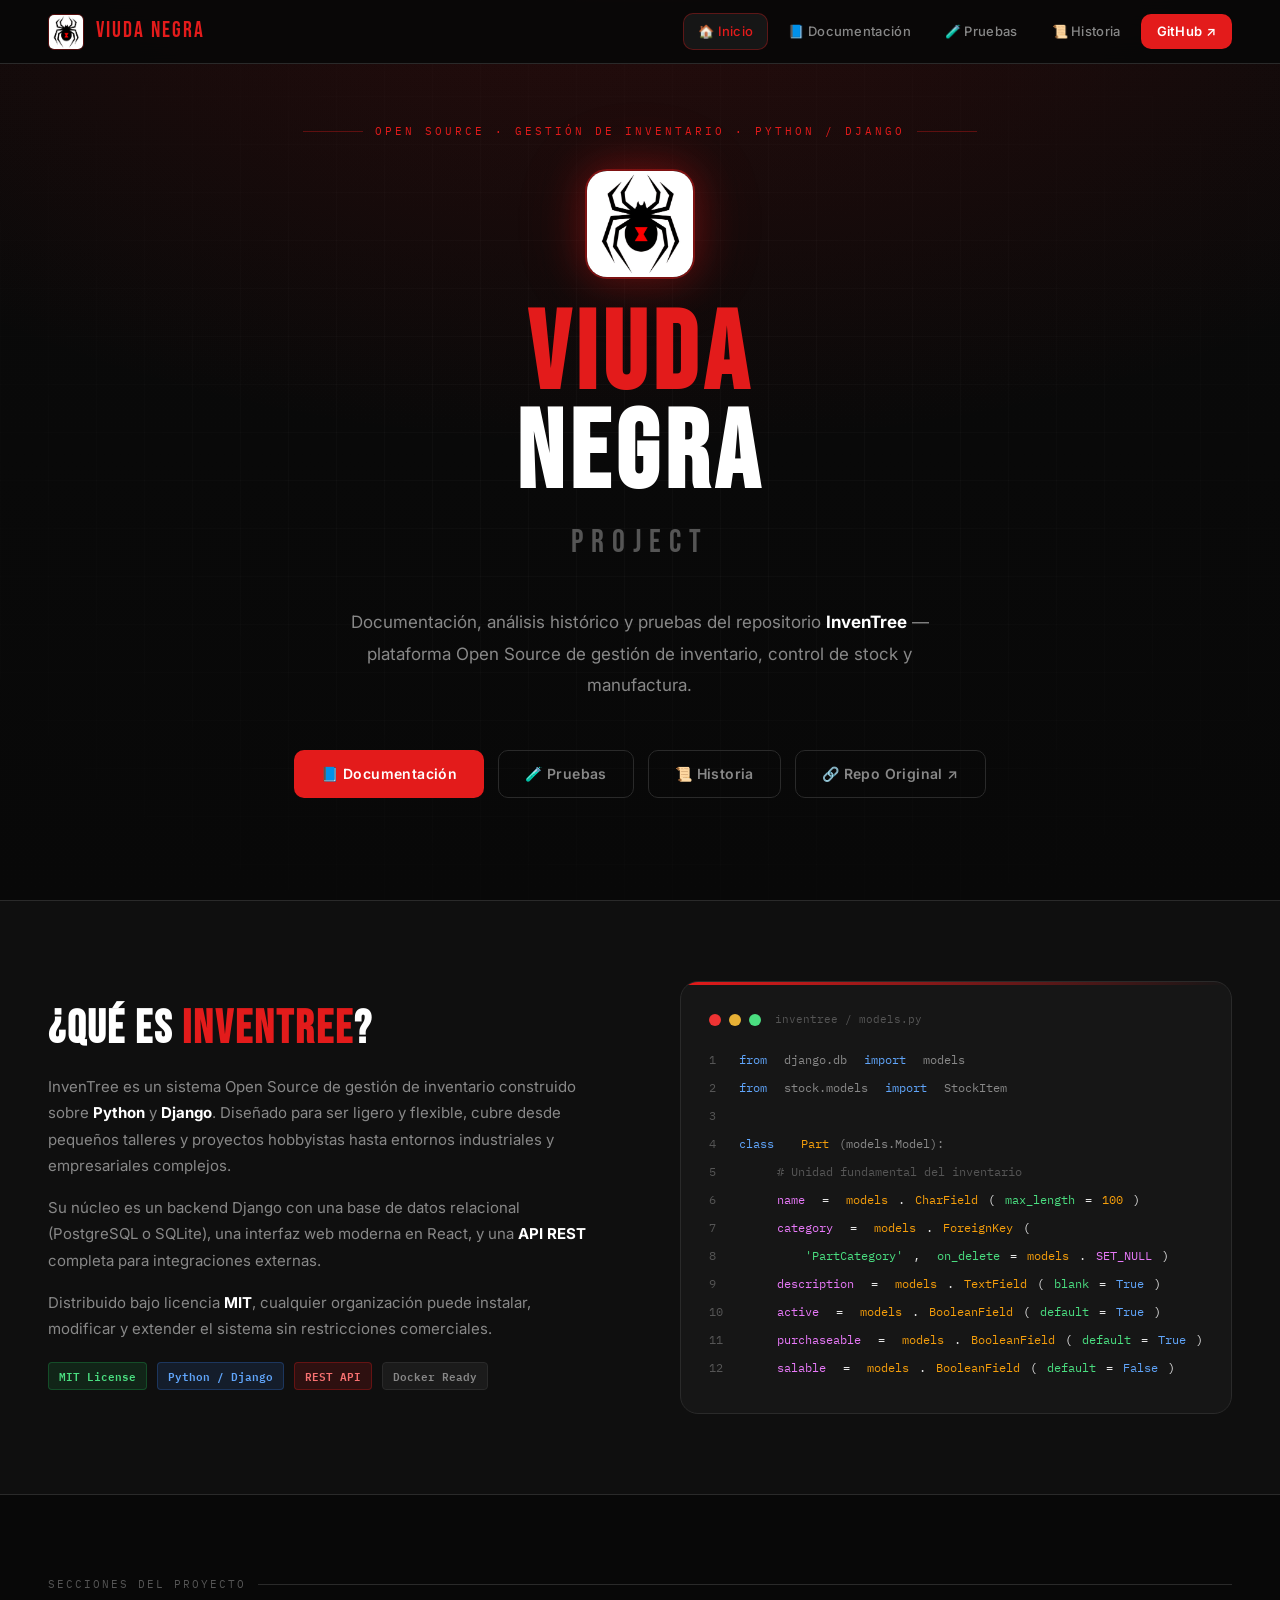
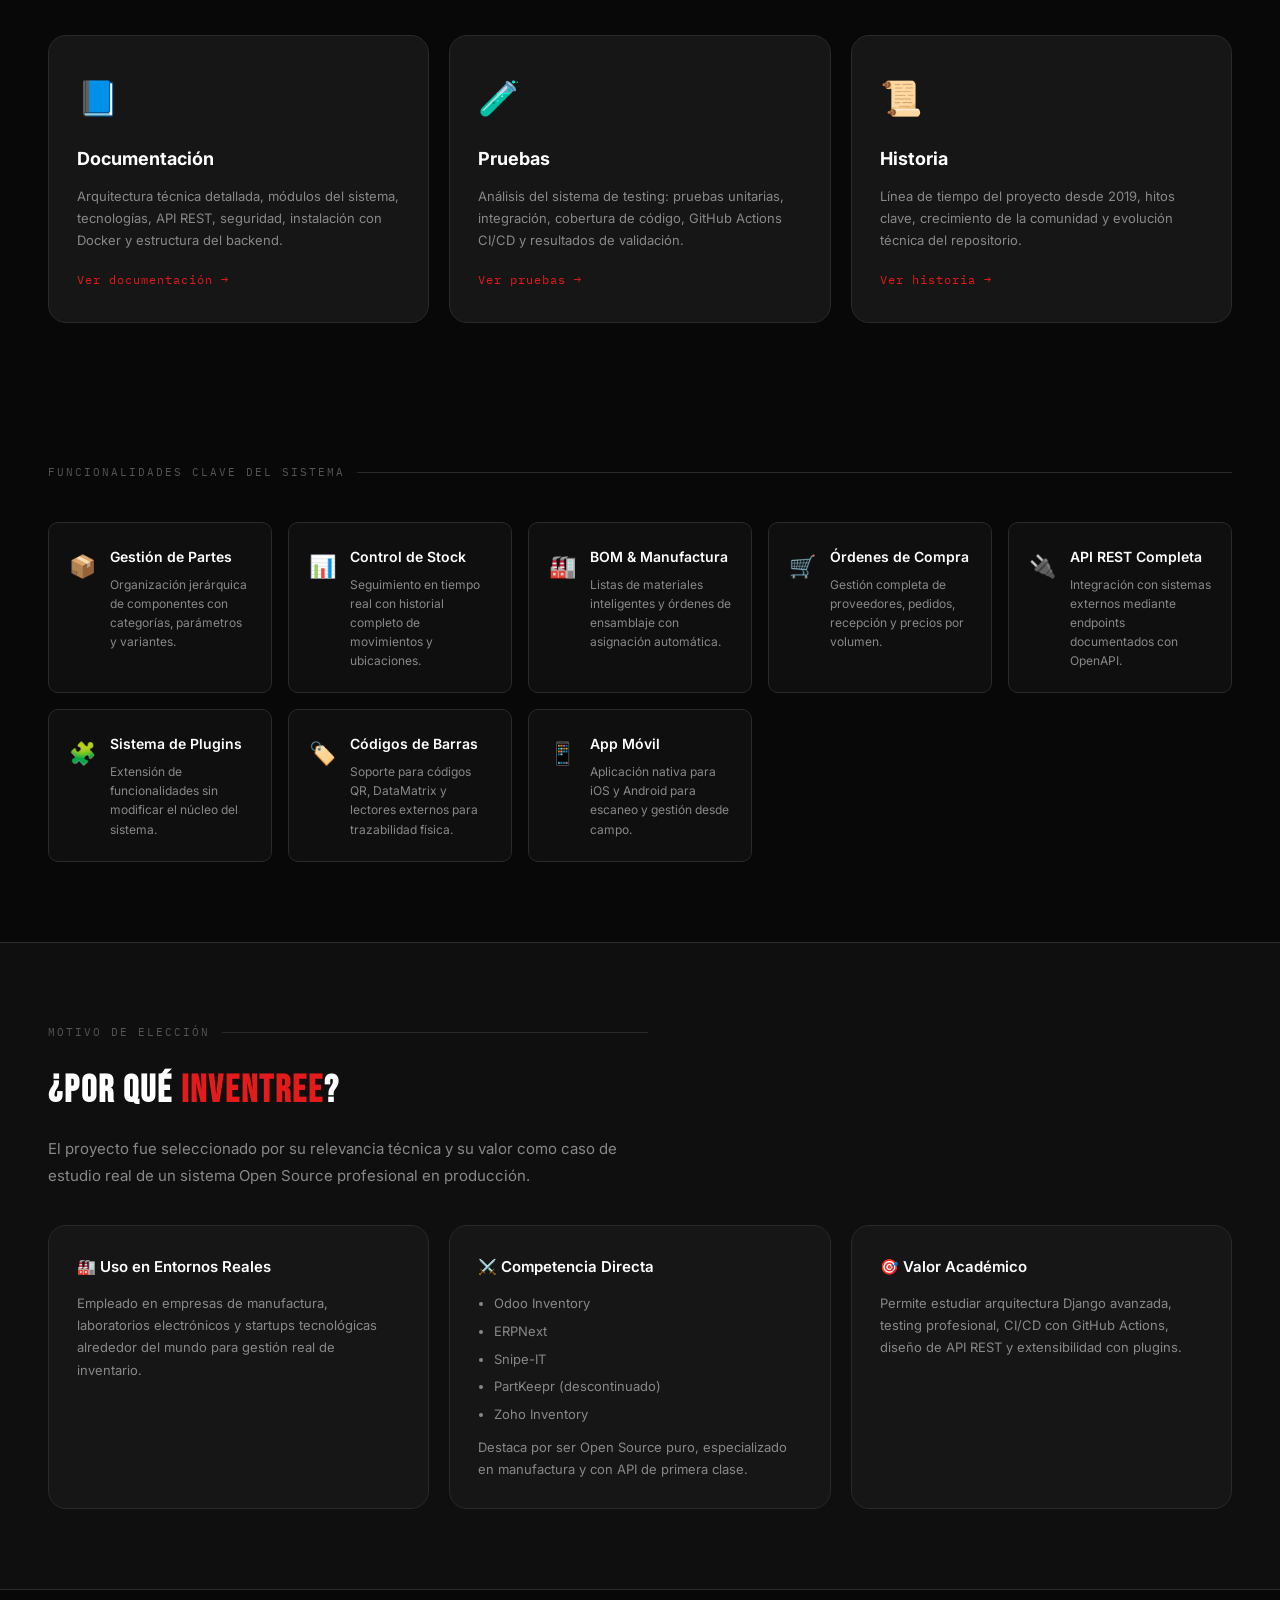
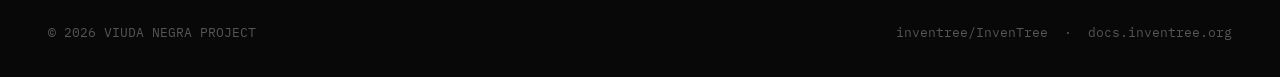
<file: index.html>
<!DOCTYPE html>
<html lang="es">
<head>
  <meta charset="UTF-8">
  <meta name="viewport" content="width=device-width, initial-scale=1.0">
  <title>VIUDA NEGRA PROJECT — InvenTree</title>
  <link rel="stylesheet" href="style.css">
  <style>
    /* ── Hero section ─────────────────────────────── */
    .hero-section {
      min-height: 100vh;
      display: flex;
      align-items: center;
      justify-content: center;
      padding: 100px 48px 80px;
      position: relative;
      overflow: hidden;
      background:
        radial-gradient(ellipse 80% 60% at 50% -10%, rgba(227,27,27,0.15), transparent),
        linear-gradient(180deg, #0a0a0a 0%, #080808 100%);
    }

    .hero-grid {
      position: absolute;
      inset: 0;
      background-image:
        linear-gradient(rgba(255,255,255,0.025) 1px, transparent 1px),
        linear-gradient(90deg, rgba(255,255,255,0.025) 1px, transparent 1px);
      background-size: 48px 48px;
      mask-image: radial-gradient(ellipse 70% 70% at 50% 50%, black 20%, transparent 100%);
    }

    .hero-inner {
      max-width: 920px;
      text-align: center;
      position: relative;
      z-index: 2;
    }

    .hero-eyebrow {
      font-family: var(--mono);
      font-size: 11px;
      letter-spacing: 3px;
      color: var(--red);
      text-transform: uppercase;
      margin-bottom: 28px;
      display: flex;
      align-items: center;
      justify-content: center;
      gap: 12px;
    }

    .hero-eyebrow::before,
    .hero-eyebrow::after {
      content: '';
      display: block;
      height: 1px;
      width: 60px;
      background: var(--border-red);
    }

    .hero-title {
      font-family: var(--display);
      font-size: clamp(56px, 10vw, 110px);
      letter-spacing: 6px;
      line-height: 0.9;
      color: #fff;
      margin-bottom: 10px;
    }

    .hero-title .accent { color: var(--red); }

    .hero-subtitle {
      font-family: var(--display);
      font-size: clamp(18px, 3.5vw, 32px);
      letter-spacing: 8px;
      color: var(--text-muted);
      margin-bottom: 36px;
    }

    .hero-desc {
      font-size: 17px;
      color: var(--text-dim);
      max-width: 640px;
      margin: 0 auto 48px;
      line-height: 1.85;
    }

    .hero-buttons {
      display: flex;
      justify-content: center;
      flex-wrap: wrap;
      gap: 14px;
    }

    /* ── Intro section ────────────────────────────── */
    .intro-section {
      padding: 80px 48px;
      background: var(--bg2);
      border-top: 1px solid var(--border);
      border-bottom: 1px solid var(--border);
    }

    .intro-grid {
      max-width: 1280px;
      margin: 0 auto;
      display: grid;
      grid-template-columns: 1fr 1fr;
      gap: 80px;
      align-items: center;
    }

    .intro-text h2 {
      font-family: var(--display);
      font-size: 46px;
      letter-spacing: 2px;
      color: #fff;
      margin-bottom: 20px;
      line-height: 1.05;
    }

    .intro-text h2 span { color: var(--red); }

    .intro-text p {
      color: var(--text-dim);
      margin-bottom: 16px;
      font-size: 15px;
    }

    .intro-visual {
      background: var(--bg3);
      border: 1px solid var(--border);
      border-radius: var(--radius-lg);
      padding: 28px;
      font-family: var(--mono);
      font-size: 13px;
      position: relative;
      overflow: hidden;
    }

    .intro-visual::before {
      content: '';
      position: absolute;
      top: 0; left: 0; right: 0;
      height: 3px;
      background: linear-gradient(90deg, var(--red), transparent);
    }

    .iv-bar {
      display: flex;
      align-items: center;
      gap: 8px;
      margin-bottom: 20px;
    }

    .iv-dot { width:12px; height:12px; border-radius:50%; }
    .iv-dot.r { background:#e33; }
    .iv-dot.y { background:#e8b135; }
    .iv-dot.g { background:#4ade80; }

    .iv-line { display:flex; gap:10px; margin-bottom:7px; font-size:12px; }
    .iv-ln { color: var(--text-muted); min-width: 20px; }
    .iv-kw { color: #60a5fa; }
    .iv-str { color: #4ade80; }
    .iv-fn { color: #f59e0b; }
    .iv-cm { color: var(--text-muted); }
    .iv-var { color: #e879f9; }

    /* ── Main cards ───────────────────────────────── */
    .main-section {
      padding: 80px 48px;
      max-width: 1280px;
      margin: 0 auto;
    }

    .section-label {
      font-family: var(--mono);
      font-size: 11px;
      letter-spacing: 2px;
      color: var(--text-muted);
      text-transform: uppercase;
      margin-bottom: 40px;
      display: flex;
      align-items: center;
      gap: 12px;
    }

    .section-label::after {
      content: '';
      flex: 1;
      height: 1px;
      background: var(--border);
    }

    .nav-cards {
      display: grid;
      grid-template-columns: repeat(3, 1fr);
      gap: 20px;
      margin-bottom: 60px;
    }

    .nav-card {
      display: block;
      background: var(--bg3);
      border: 1px solid var(--border);
      border-radius: var(--radius-lg);
      padding: 32px 28px;
      text-decoration: none;
      transition: border-color 0.25s, transform 0.25s, box-shadow 0.25s;
      position: relative;
      overflow: hidden;
    }

    .nav-card::after {
      content: '';
      position: absolute;
      bottom: 0; left: 0; right: 0;
      height: 2px;
      background: var(--red);
      transform: scaleX(0);
      transform-origin: left;
      transition: transform 0.3s;
    }

    .nav-card:hover {
      border-color: var(--border-red);
      transform: translateY(-6px);
      box-shadow: var(--shadow-red);
    }

    .nav-card:hover::after { transform: scaleX(1); }

    .nav-card-icon { font-size: 34px; margin-bottom: 16px; display: block; }

    .nav-card h3 {
      font-size: 18px;
      font-weight: 700;
      color: #fff;
      margin-bottom: 10px;
    }

    .nav-card p {
      font-size: 13px;
      color: var(--text-dim);
      line-height: 1.7;
      margin-bottom: 18px;
    }

    .nav-card-arrow {
      font-size: 12px;
      color: var(--red);
      font-family: var(--mono);
      letter-spacing: 1px;
      display: flex;
      align-items: center;
      gap: 6px;
      transition: gap 0.2s;
    }

    .nav-card:hover .nav-card-arrow { gap: 10px; }

    /* ── Features grid ────────────────────────────── */
    .features-section {
      padding: 0 48px 80px;
      max-width: 1280px;
      margin: 0 auto;
    }

    .features-grid {
      display: grid;
      grid-template-columns: repeat(auto-fit, minmax(220px, 1fr));
      gap: 16px;
    }

    .feat-item {
      background: var(--bg2);
      border: 1px solid var(--border);
      border-radius: var(--radius);
      padding: 22px 20px;
      display: flex;
      gap: 14px;
      align-items: flex-start;
      transition: border-color 0.2s;
    }

    .feat-item:hover { border-color: var(--border-red); }

    .feat-icon { font-size: 22px; flex-shrink: 0; margin-top: 2px; }

    .feat-item h4 {
      font-size: 14px;
      font-weight: 600;
      color: #fff;
      margin-bottom: 5px;
    }

    .feat-item p { font-size: 12px; color: var(--text-dim); line-height: 1.6; }

    /* ── Why section ──────────────────────────────── */
    .why-section {
      padding: 80px 48px;
      background: var(--bg2);
      border-top: 1px solid var(--border);
    }

    .why-inner {
      max-width: 1280px;
      margin: 0 auto;
    }

    .why-grid {
      display: grid;
      grid-template-columns: repeat(3, 1fr);
      gap: 20px;
      margin-top: 40px;
    }

    .why-card {
      background: var(--bg3);
      border: 1px solid var(--border);
      border-radius: var(--radius-lg);
      padding: 28px;
    }

    .why-card h3 {
      font-size: 15px;
      font-weight: 600;
      color: #fff;
      margin-bottom: 12px;
      display: flex;
      align-items: center;
      gap: 10px;
    }

    .why-card p { font-size: 13px; color: var(--text-dim); line-height: 1.7; }

    .why-card ul { margin-left: 16px; }
    .why-card li { font-size: 13px; color: var(--text-dim); margin-bottom: 5px; }

    /* ── responsive ───────────────────────────────── */
    @media (max-width: 900px) {
      .intro-grid { grid-template-columns: 1fr; gap: 40px; }
      .nav-cards { grid-template-columns: 1fr; }
      .why-grid { grid-template-columns: 1fr; }
      .hero-section { padding: 90px 20px 60px; }
      .intro-section, .main-section, .features-section, .why-section { padding-left: 20px; padding-right: 20px; }
    }
  </style>
</head>
<body>

<!-- ═══════════════ NAVBAR ═══════════════ -->
<nav class="navbar">
  <a href="index.html" class="navbar-brand">
    <img src="Logo.jpg" alt="Logo">
    <span>VIUDA NEGRA</span>
  </a>
  <ul class="navbar-links">
    <li><a href="index.html" class="active">🏠 Inicio</a></li>
    <li><a href="documentacion.html">📘 Documentación</a></li>
    <li><a href="pruebas.html">🧪 Pruebas</a></li>
    <li><a href="historia.html">📜 Historia</a></li>
    <li><a href="https://github.com/inventree/InvenTree" target="_blank" class="nav-ext">GitHub ↗</a></li>
  </ul>
</nav>

<!-- ═══════════════ HERO ═══════════════ -->
<section class="hero-section">
  <div class="hero-grid"></div>
  <div class="hero-inner">
    <div class="hero-eyebrow fade-up">Open Source · Gestión de Inventario · Python / Django</div>
    <div class="fade-up" style="display:flex;justify-content:center;margin-bottom:28px;">
      <img
        src="Logo.jpg"
        alt="Logo VIUDA NEGRA"
        style="
          width: 110px;
          height: 110px;
          object-fit: cover;
          border-radius: 22px;
          border: 2px solid rgba(227,27,27,0.5);
          box-shadow: 0 0 40px rgba(227,27,27,0.35), 0 0 80px rgba(227,27,27,0.12);
        "
      >
    </div>
    <h1 class="hero-title fade-up delay-1">
      <span class="accent">VIUDA</span><br>NEGRA
    </h1>
    <div class="hero-subtitle fade-up delay-2">PROJECT</div>
    <p class="hero-desc fade-up delay-3">
      Documentación, análisis histórico y pruebas del repositorio
      <strong style="color:#fff">InvenTree</strong> — plataforma Open Source
      de gestión de inventario, control de stock y manufactura.
    </p>
    <div class="hero-buttons fade-up delay-4">
      <a href="documentacion.html" class="btn">📘 Documentación</a>
      <a href="pruebas.html" class="btn btn-ghost">🧪 Pruebas</a>
      <a href="historia.html" class="btn btn-ghost">📜 Historia</a>
      <a href="https://github.com/inventree/InvenTree" target="_blank" class="btn btn-ghost">🔗 Repo Original ↗</a>
    </div>
  </div>
</section>

<!-- ═══════════════ INTRO ═══════════════ -->
<section class="intro-section">
  <div class="intro-grid">
    <div class="intro-text fade-up">
      <h2>¿Qué es <span>InvenTree</span>?</h2>
      <p>
        InvenTree es un sistema Open Source de gestión de inventario construido sobre
        <strong style="color:#fff">Python</strong> y <strong style="color:#fff">Django</strong>.
        Diseñado para ser ligero y flexible, cubre desde pequeños talleres y proyectos hobbyistas
        hasta entornos industriales y empresariales complejos.
      </p>
      <p>
        Su núcleo es un backend Django con una base de datos relacional (PostgreSQL o SQLite),
        una interfaz web moderna en React, y una <strong style="color:#fff">API REST</strong>
        completa para integraciones externas.
      </p>
      <p>
        Distribuido bajo licencia <strong style="color:#fff">MIT</strong>, cualquier organización
        puede instalar, modificar y extender el sistema sin restricciones comerciales.
      </p>
      <div style="display:flex;gap:10px;margin-top:20px;flex-wrap:wrap;">
        <span class="badge badge-green">MIT License</span>
        <span class="badge badge-blue">Python / Django</span>
        <span class="badge badge-red">REST API</span>
        <span class="badge badge-gray">Docker Ready</span>
      </div>
    </div>

    <div class="intro-visual fade-up delay-2">
      <div class="iv-bar">
        <div class="iv-dot r"></div>
        <div class="iv-dot y"></div>
        <div class="iv-dot g"></div>
        <span style="margin-left:6px;font-size:11px;color:var(--text-muted)">inventree / models.py</span>
      </div>
      <div class="iv-line"><span class="iv-ln">1</span><span class="iv-kw">from</span><span style="color:var(--text-dim)">&nbsp;django.db&nbsp;</span><span class="iv-kw">import</span><span style="color:var(--text-dim)">&nbsp;models</span></div>
      <div class="iv-line"><span class="iv-ln">2</span><span class="iv-kw">from</span><span style="color:var(--text-dim)">&nbsp;stock.models&nbsp;</span><span class="iv-kw">import</span><span style="color:var(--text-dim)">&nbsp;StockItem</span></div>
      <div class="iv-line"><span class="iv-ln">3</span></div>
      <div class="iv-line"><span class="iv-ln">4</span><span class="iv-kw">class</span>&nbsp;<span class="iv-fn">Part</span><span style="color:var(--text-dim)">(models.Model):</span></div>
      <div class="iv-line"><span class="iv-ln">5</span>&nbsp;&nbsp;&nbsp;&nbsp;<span class="iv-cm"># Unidad fundamental del inventario</span></div>
      <div class="iv-line"><span class="iv-ln">6</span>&nbsp;&nbsp;&nbsp;&nbsp;<span class="iv-var">name</span>&nbsp;=&nbsp;<span class="iv-fn">models</span>.<span class="iv-fn">CharField</span>(<span class="iv-str">max_length</span>=<span style="color:#f59e0b">100</span>)</div>
      <div class="iv-line"><span class="iv-ln">7</span>&nbsp;&nbsp;&nbsp;&nbsp;<span class="iv-var">category</span>&nbsp;=&nbsp;<span class="iv-fn">models</span>.<span class="iv-fn">ForeignKey</span>(</div>
      <div class="iv-line"><span class="iv-ln">8</span>&nbsp;&nbsp;&nbsp;&nbsp;&nbsp;&nbsp;&nbsp;&nbsp;<span class="iv-str">'PartCategory'</span>,&nbsp;<span class="iv-str">on_delete</span>=<span class="iv-fn">models</span>.<span class="iv-var">SET_NULL</span>)</div>
      <div class="iv-line"><span class="iv-ln">9</span>&nbsp;&nbsp;&nbsp;&nbsp;<span class="iv-var">description</span>&nbsp;=&nbsp;<span class="iv-fn">models</span>.<span class="iv-fn">TextField</span>(<span class="iv-str">blank</span>=<span class="iv-kw">True</span>)</div>
      <div class="iv-line"><span class="iv-ln">10</span>&nbsp;&nbsp;&nbsp;&nbsp;<span class="iv-var">active</span>&nbsp;=&nbsp;<span class="iv-fn">models</span>.<span class="iv-fn">BooleanField</span>(<span class="iv-str">default</span>=<span class="iv-kw">True</span>)</div>
      <div class="iv-line"><span class="iv-ln">11</span>&nbsp;&nbsp;&nbsp;&nbsp;<span class="iv-var">purchaseable</span>&nbsp;=&nbsp;<span class="iv-fn">models</span>.<span class="iv-fn">BooleanField</span>(<span class="iv-str">default</span>=<span class="iv-kw">True</span>)</div>
      <div class="iv-line"><span class="iv-ln">12</span>&nbsp;&nbsp;&nbsp;&nbsp;<span class="iv-var">salable</span>&nbsp;=&nbsp;<span class="iv-fn">models</span>.<span class="iv-fn">BooleanField</span>(<span class="iv-str">default</span>=<span class="iv-kw">False</span>)</div>
    </div>
  </div>
</section>

<!-- ═══════════════ NAV CARDS ═══════════════ -->
<div class="main-section">
  <div class="section-label">Secciones del proyecto</div>

  <div class="nav-cards">
    <a href="documentacion.html" class="nav-card fade-up">
      <span class="nav-card-icon">📘</span>
      <h3>Documentación</h3>
      <p>
        Arquitectura técnica detallada, módulos del sistema, tecnologías,
        API REST, seguridad, instalación con Docker y estructura del backend.
      </p>
      <div class="nav-card-arrow">Ver documentación →</div>
    </a>

    <a href="pruebas.html" class="nav-card fade-up delay-1">
      <span class="nav-card-icon">🧪</span>
      <h3>Pruebas</h3>
      <p>
        Análisis del sistema de testing: pruebas unitarias, integración,
        cobertura de código, GitHub Actions CI/CD y resultados de validación.
      </p>
      <div class="nav-card-arrow">Ver pruebas →</div>
    </a>

    <a href="historia.html" class="nav-card fade-up delay-2">
      <span class="nav-card-icon">📜</span>
      <h3>Historia</h3>
      <p>
        Línea de tiempo del proyecto desde 2019, hitos clave, crecimiento
        de la comunidad y evolución técnica del repositorio.
      </p>
      <div class="nav-card-arrow">Ver historia →</div>
    </a>
  </div>
</div>

<!-- ═══════════════ FEATURES ═══════════════ -->
<div class="features-section">
  <div class="section-label">Funcionalidades clave del sistema</div>
  <div class="features-grid">
    <div class="feat-item fade-up">
      <span class="feat-icon">📦</span>
      <div>
        <h4>Gestión de Partes</h4>
        <p>Organización jerárquica de componentes con categorías, parámetros y variantes.</p>
      </div>
    </div>
    <div class="feat-item fade-up delay-1">
      <span class="feat-icon">📊</span>
      <div>
        <h4>Control de Stock</h4>
        <p>Seguimiento en tiempo real con historial completo de movimientos y ubicaciones.</p>
      </div>
    </div>
    <div class="feat-item fade-up delay-2">
      <span class="feat-icon">🏭</span>
      <div>
        <h4>BOM & Manufactura</h4>
        <p>Listas de materiales inteligentes y órdenes de ensamblaje con asignación automática.</p>
      </div>
    </div>
    <div class="feat-item fade-up">
      <span class="feat-icon">🛒</span>
      <div>
        <h4>Órdenes de Compra</h4>
        <p>Gestión completa de proveedores, pedidos, recepción y precios por volumen.</p>
      </div>
    </div>
    <div class="feat-item fade-up delay-1">
      <span class="feat-icon">🔌</span>
      <div>
        <h4>API REST Completa</h4>
        <p>Integración con sistemas externos mediante endpoints documentados con OpenAPI.</p>
      </div>
    </div>
    <div class="feat-item fade-up delay-2">
      <span class="feat-icon">🧩</span>
      <div>
        <h4>Sistema de Plugins</h4>
        <p>Extensión de funcionalidades sin modificar el núcleo del sistema.</p>
      </div>
    </div>
    <div class="feat-item fade-up">
      <span class="feat-icon">🏷️</span>
      <div>
        <h4>Códigos de Barras</h4>
        <p>Soporte para códigos QR, DataMatrix y lectores externos para trazabilidad física.</p>
      </div>
    </div>
    <div class="feat-item fade-up delay-1">
      <span class="feat-icon">📱</span>
      <div>
        <h4>App Móvil</h4>
        <p>Aplicación nativa para iOS y Android para escaneo y gestión desde campo.</p>
      </div>
    </div>
  </div>
</div>

<!-- ═══════════════ WHY ═══════════════ -->
<section class="why-section">
  <div class="why-inner">
    <div style="max-width:600px;">
      <div class="section-label" style="margin-bottom:16px;">Motivo de elección</div>
      <h2 style="font-family:var(--display);font-size:38px;letter-spacing:2px;color:#fff;margin-bottom:12px;">
        ¿Por qué <span style="color:var(--red)">InvenTree</span>?
      </h2>
      <p style="color:var(--text-dim);font-size:15px;">
        El proyecto fue seleccionado por su relevancia técnica y su valor como caso de estudio real
        de un sistema Open Source profesional en producción.
      </p>
    </div>

    <div class="why-grid" style="margin-top:36px;">
      <div class="why-card fade-up">
        <h3>🏭 Uso en Entornos Reales</h3>
        <p>Empleado en empresas de manufactura, laboratorios electrónicos y startups tecnológicas alrededor del mundo para gestión real de inventario.</p>
      </div>
      <div class="why-card fade-up delay-1">
        <h3>⚔️ Competencia Directa</h3>
        <ul>
          <li>Odoo Inventory</li>
          <li>ERPNext</li>
          <li>Snipe-IT</li>
          <li>PartKeepr (descontinuado)</li>
          <li>Zoho Inventory</li>
        </ul>
        <p style="margin-top:10px;">Destaca por ser Open Source puro, especializado en manufactura y con API de primera clase.</p>
      </div>
      <div class="why-card fade-up delay-2">
        <h3>🎯 Valor Académico</h3>
        <p>Permite estudiar arquitectura Django avanzada, testing profesional, CI/CD con GitHub Actions, diseño de API REST y extensibilidad con plugins.</p>
      </div>
    </div>
  </div>
</section>

<!-- ═══════════════ FOOTER ═══════════════ -->
<footer>
  <span>© 2026 VIUDA NEGRA PROJECT</span>
  <span>
    <a href="https://github.com/inventree/InvenTree" target="_blank">inventree/InvenTree</a>
    &nbsp;·&nbsp;
    <a href="https://docs.inventree.org" target="_blank">docs.inventree.org</a>
  </span>
</footer>

</body>
</html>
</file>
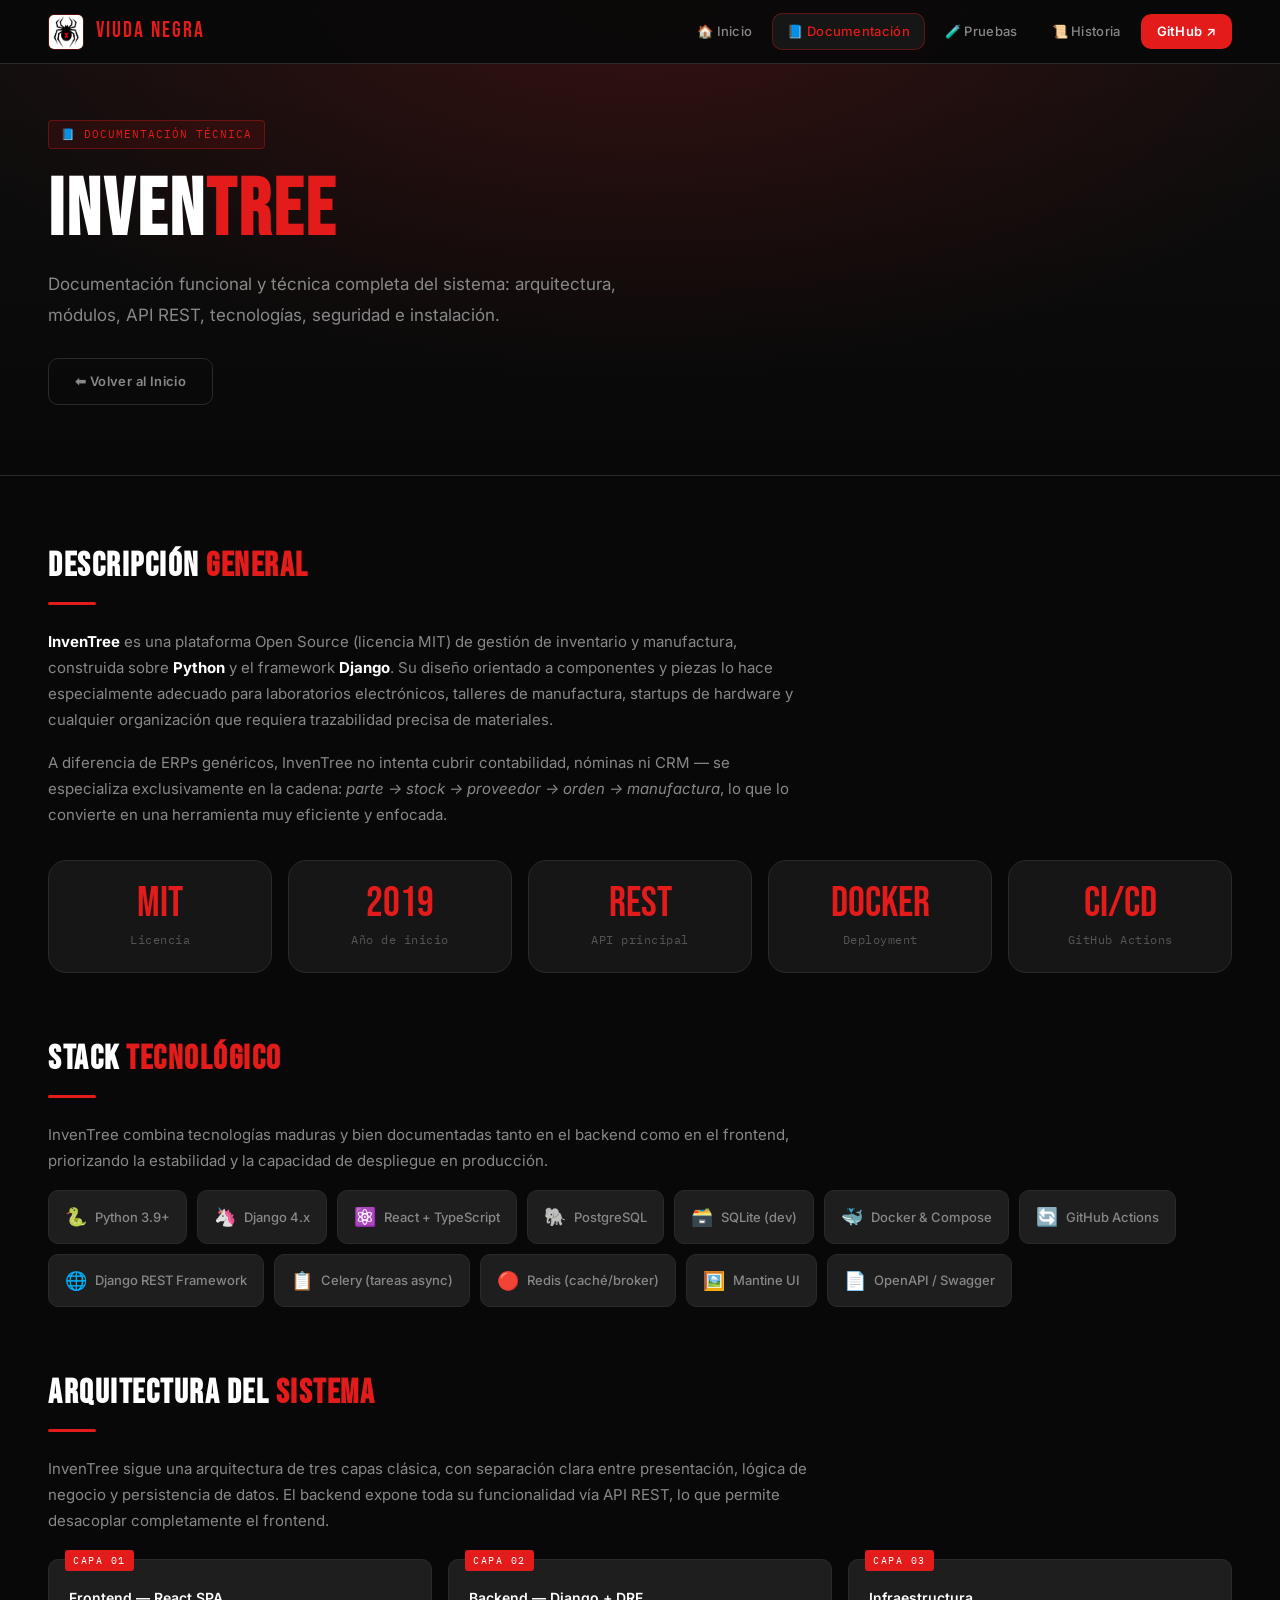
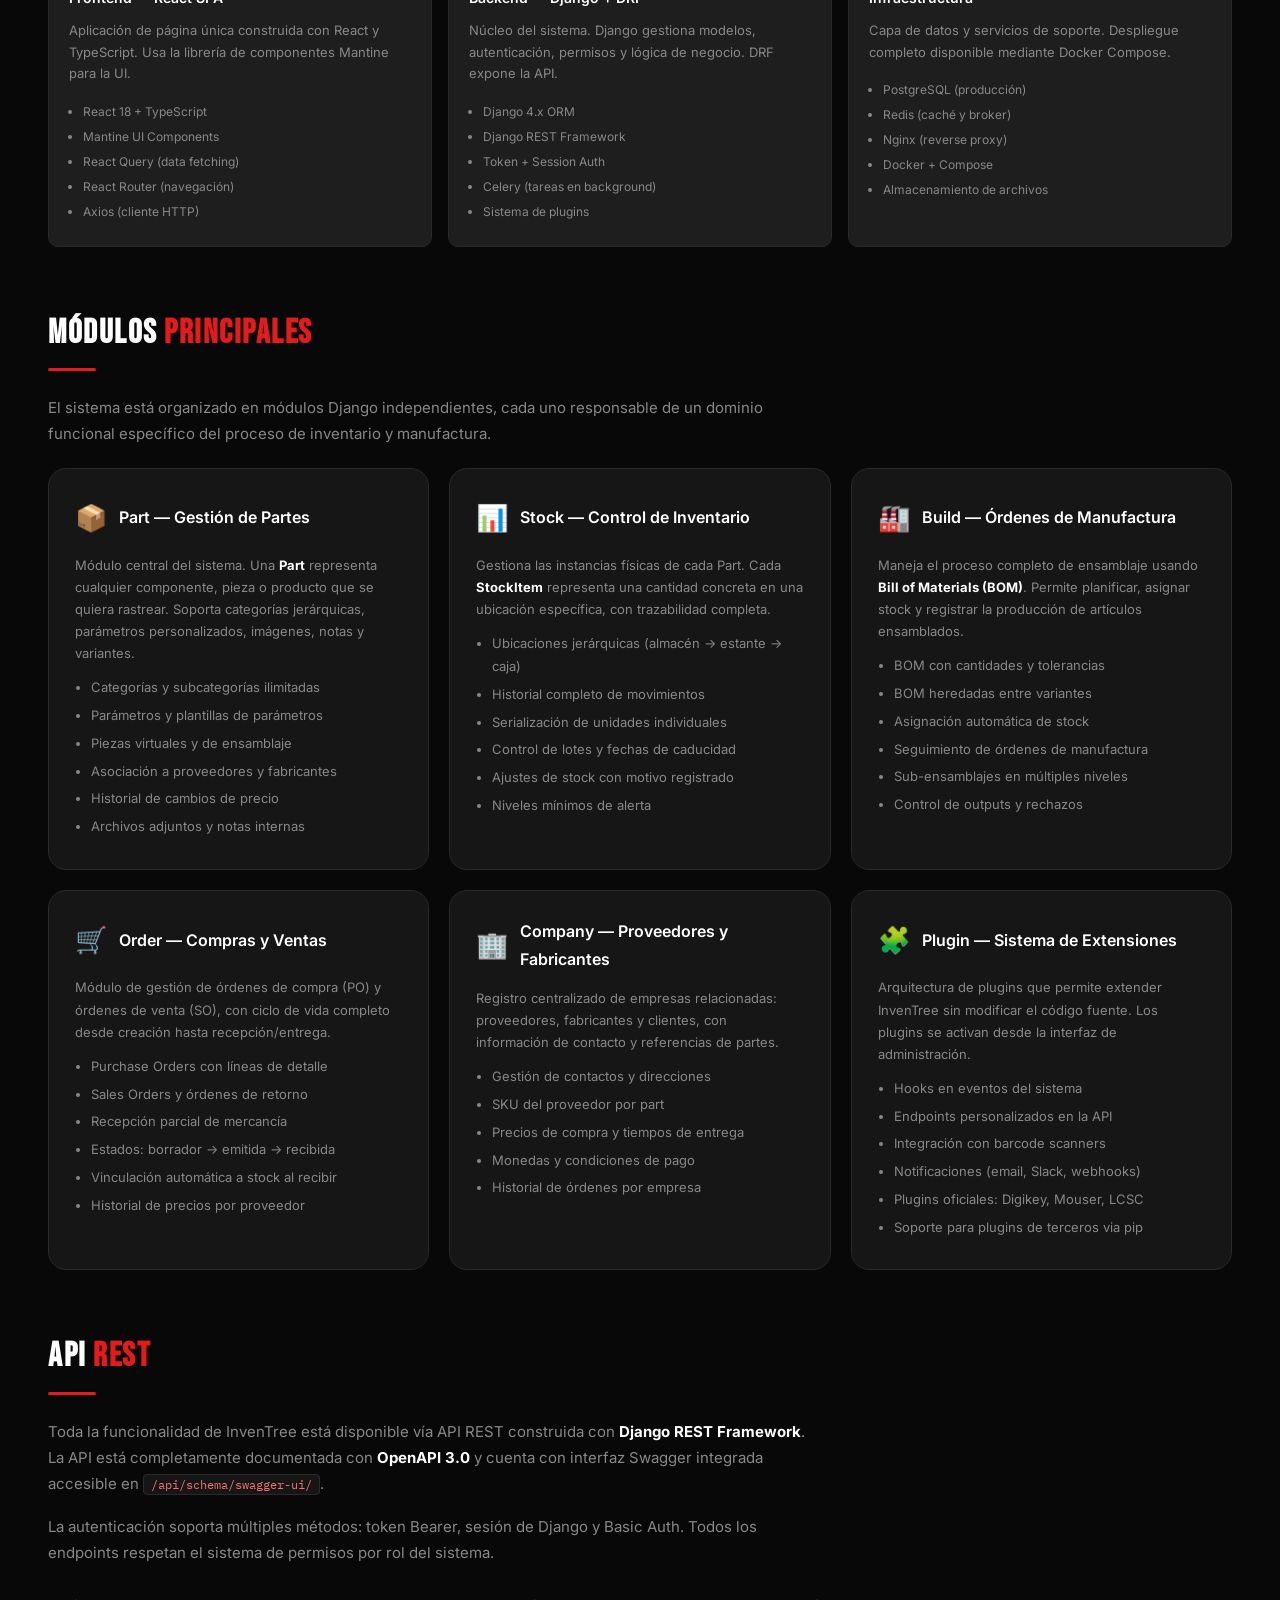
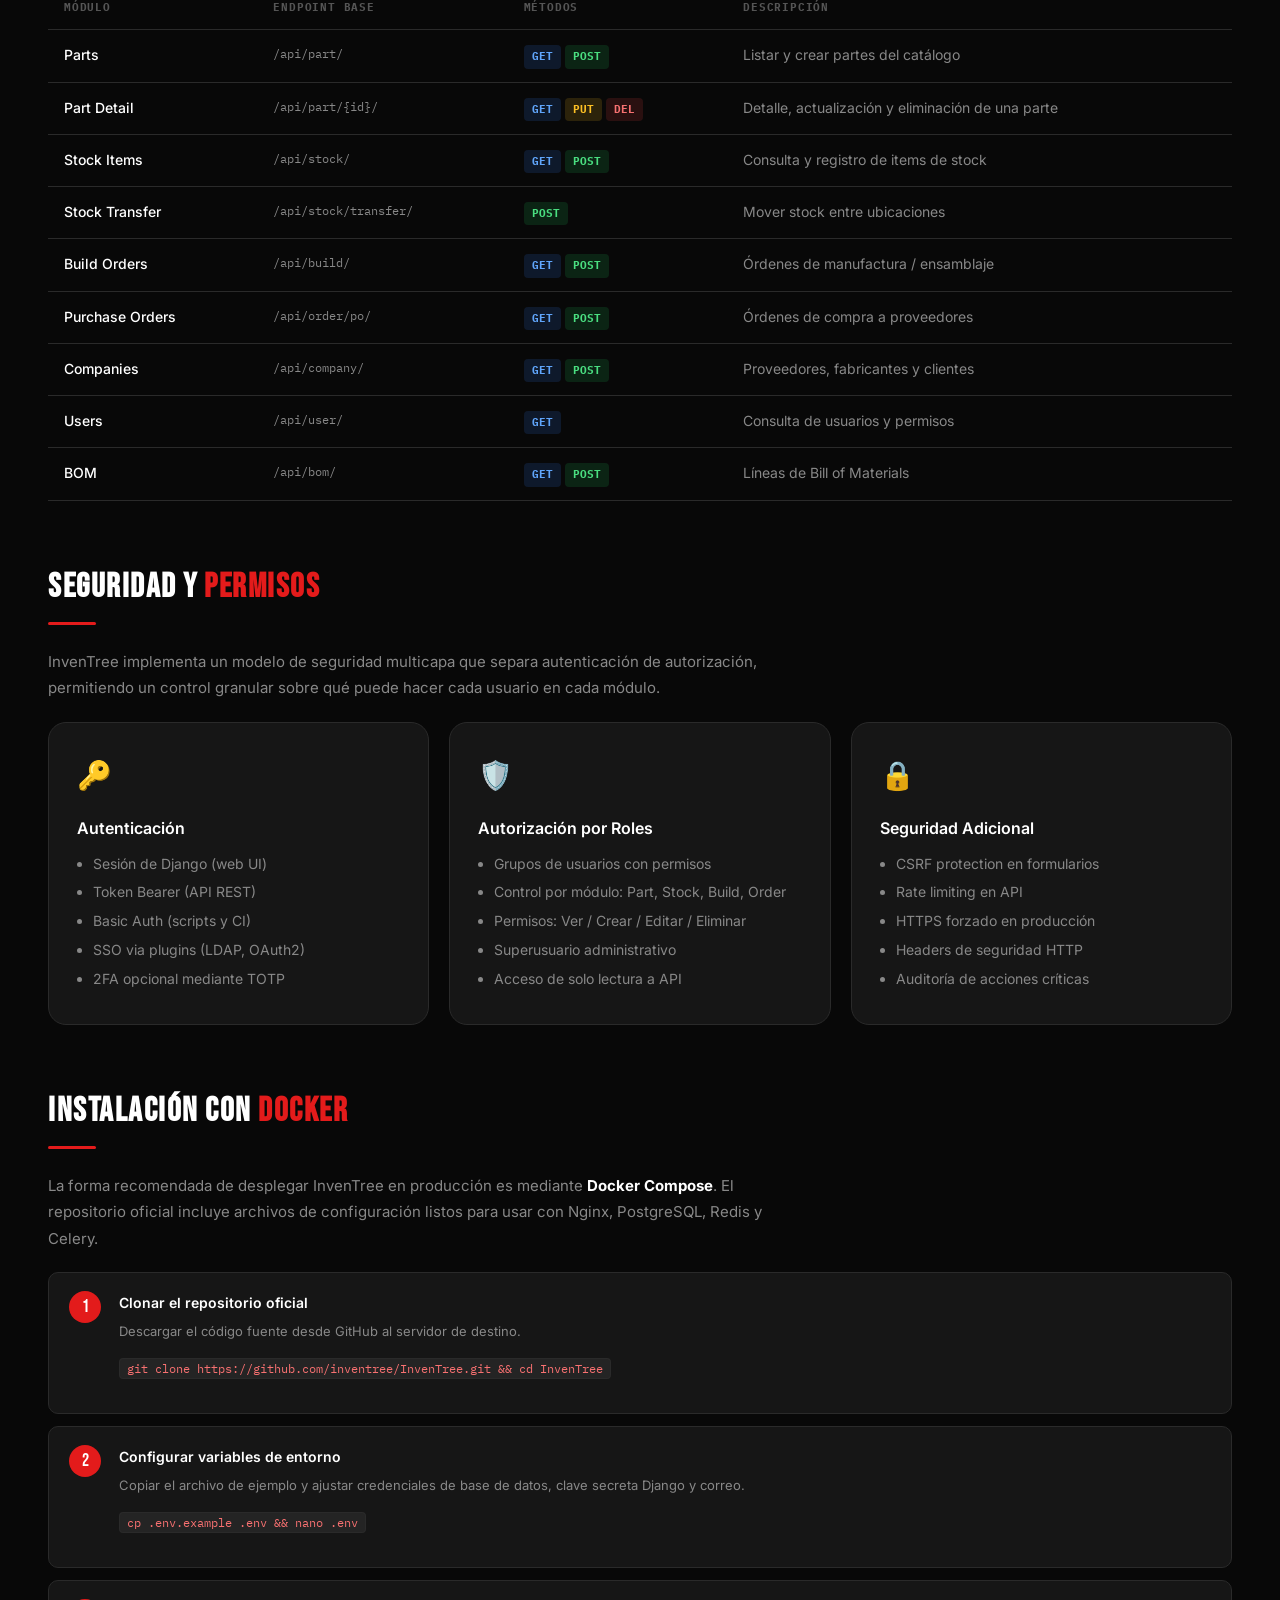
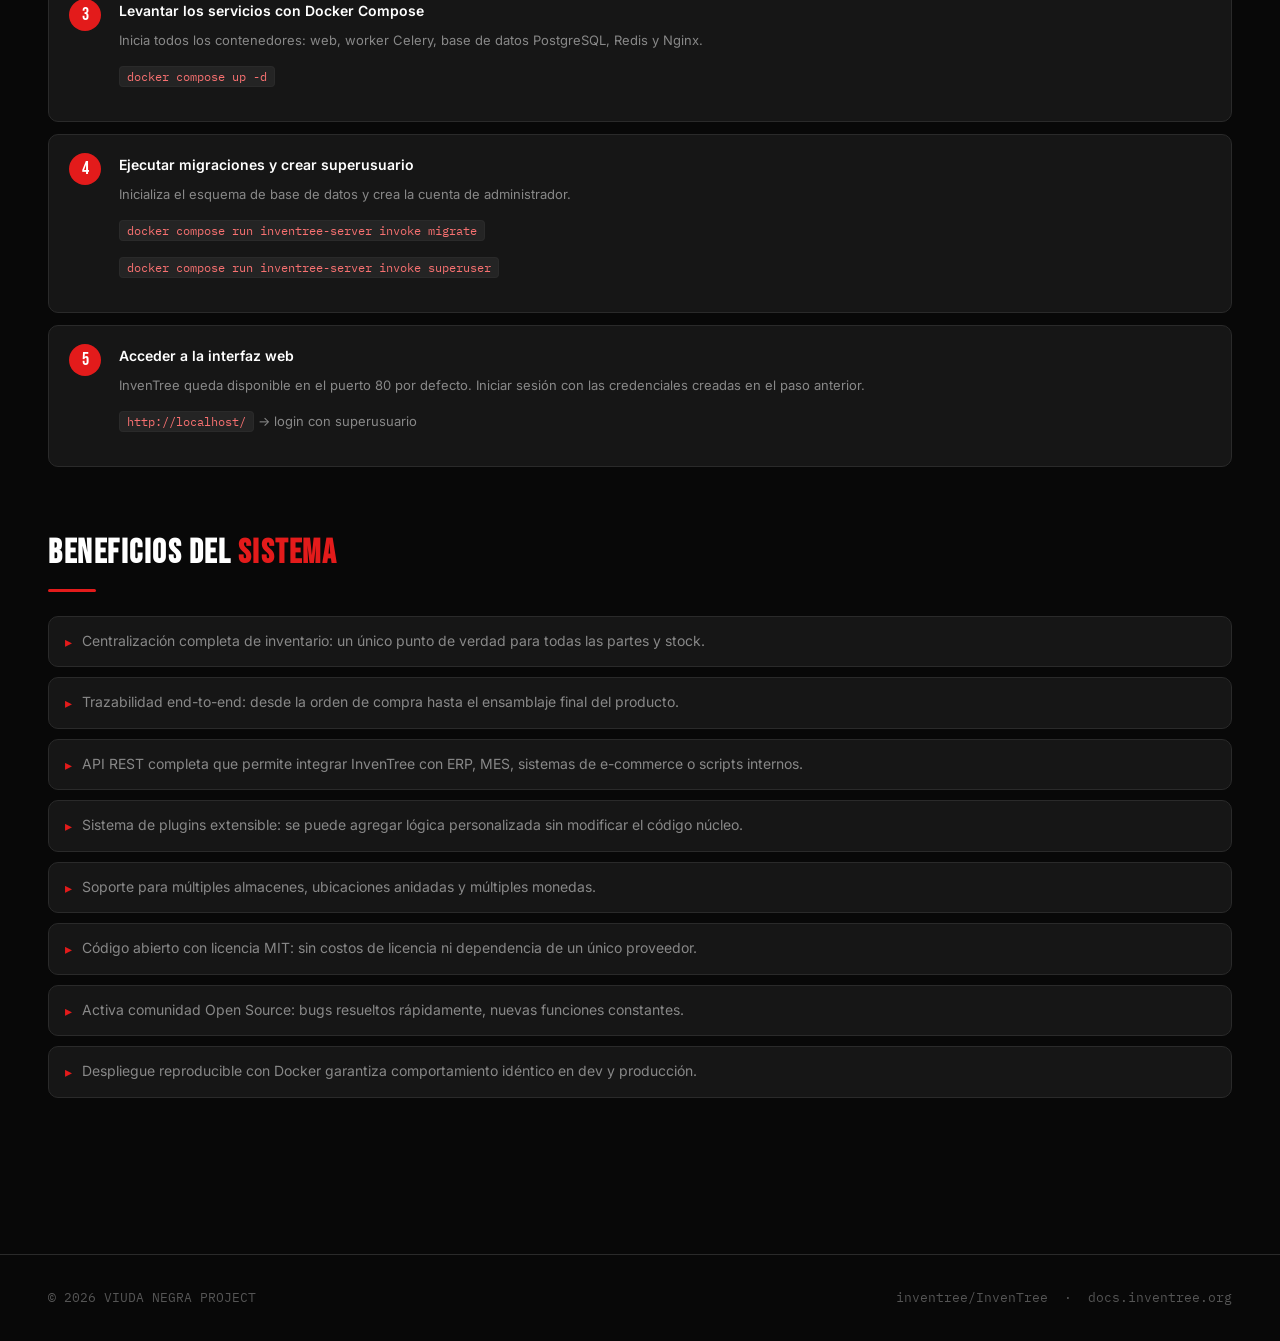
<file: documentacion.html>
<!DOCTYPE html>
<html lang="es">
<head>
  <meta charset="UTF-8">
  <meta name="viewport" content="width=device-width, initial-scale=1.0">
  <title>Documentación — VIUDA NEGRA PROJECT</title>
  <link rel="stylesheet" href="style.css">
  <style>
    /* ── Arch diagram ─────────────────────────────── */
    .arch-grid {
      display: grid;
      grid-template-columns: repeat(3, 1fr);
      gap: 16px;
      margin-top: 24px;
    }

    .arch-box {
      background: var(--bg4);
      border: 1px solid var(--border);
      border-radius: var(--radius);
      padding: 20px;
      position: relative;
    }

    .arch-box::before {
      content: attr(data-layer);
      position: absolute;
      top: -10px;
      left: 16px;
      font-family: var(--mono);
      font-size: 10px;
      letter-spacing: 1.5px;
      text-transform: uppercase;
      background: var(--red);
      color: #fff;
      padding: 2px 8px;
      border-radius: 3px;
    }

    .arch-box h4 {
      font-size: 14px;
      font-weight: 600;
      color: #fff;
      margin-bottom: 10px;
      margin-top: 6px;
    }

    .arch-box p { font-size: 13px; color: var(--text-dim); line-height: 1.65; }

    .arch-box ul { margin-left: 14px; }
    .arch-box li { font-size: 12px; color: var(--text-dim); margin-bottom: 4px; }

    /* ── API endpoint table ───────────────────────── */
    .endpoint-row td:nth-child(2) { font-family: var(--mono); font-size: 12px; }

    .method { display:inline-block; padding:2px 8px; border-radius:4px; font-family:var(--mono); font-size:11px; font-weight:700; }
    .method.get  { background:rgba(59,130,246,0.15); color:#60a5fa; }
    .method.post { background:rgba(34,197,94,0.15);  color:#4ade80; }
    .method.put  { background:rgba(251,191,36,0.15); color:#fbbf24; }
    .method.del  { background:rgba(239,68,68,0.15);  color:#f87171; }

    /* ── Install steps ────────────────────────────── */
    .install-steps { display:flex; flex-direction:column; gap:12px; margin-top:20px; }

    .install-step {
      display: flex;
      gap: 18px;
      align-items: flex-start;
      background: var(--bg3);
      border: 1px solid var(--border);
      border-radius: var(--radius);
      padding: 18px 20px;
    }

    .step-num {
      flex-shrink: 0;
      width: 32px;
      height: 32px;
      background: var(--red);
      border-radius: 50%;
      display: flex;
      align-items: center;
      justify-content: center;
      font-family: var(--display);
      font-size: 18px;
      color: #fff;
      line-height: 1;
    }

    .step-body h4 { font-size:14px; font-weight:600; color:#fff; margin-bottom:6px; }
    .step-body p  { font-size:13px; color:var(--text-dim); line-height:1.6; }
    .step-body code { font-size:12px; }

    /* ── Tech stack badges ────────────────────────── */
    .tech-stack { display:flex; flex-wrap:wrap; gap:10px; margin-top:16px; }

    .tech-badge {
      display: flex;
      align-items: center;
      gap: 8px;
      background: var(--bg4);
      border: 1px solid var(--border);
      border-radius: var(--radius);
      padding: 10px 16px;
      font-size: 13px;
      color: var(--text-dim);
      font-weight: 500;
      transition: border-color 0.2s;
    }

    .tech-badge:hover { border-color: var(--border-red); color: #fff; }
    .tech-badge span { font-size: 18px; }

    /* ── Module detail ────────────────────────────── */
    .module-grid {
      display: grid;
      grid-template-columns: repeat(auto-fit, minmax(300px,1fr));
      gap: 20px;
      margin-top: 20px;
    }

    .module-card {
      background: var(--bg3);
      border: 1px solid var(--border);
      border-radius: var(--radius-lg);
      padding: 26px;
      transition: border-color 0.2s, transform 0.2s;
    }

    .module-card:hover { border-color: var(--border-red); transform: translateY(-3px); }

    .module-card-head {
      display: flex;
      align-items: center;
      gap: 12px;
      margin-bottom: 14px;
    }

    .module-card-head .icon { font-size:26px; }

    .module-card-head h3 { font-size:16px; font-weight:600; color:#fff; }

    .module-card p { font-size:13px; color:var(--text-dim); line-height:1.7; margin-bottom:12px; }

    .module-card ul { margin-left:16px; }
    .module-card li { font-size:13px; color:var(--text-dim); margin-bottom:5px; }

    @media(max-width:900px) {
      .arch-grid { grid-template-columns:1fr; }
    }
  </style>
</head>
<body>

<!-- ═══════════════ NAVBAR ═══════════════ -->
<nav class="navbar">
  <a href="index.html" class="navbar-brand">
    <img src="Logo.jpg" alt="Logo">
    <span>VIUDA NEGRA</span>
  </a>
  <ul class="navbar-links">
    <li><a href="index.html">🏠 Inicio</a></li>
    <li><a href="documentacion.html" class="active">📘 Documentación</a></li>
    <li><a href="pruebas.html">🧪 Pruebas</a></li>
    <li><a href="historia.html">📜 Historia</a></li>
    <li><a href="https://github.com/inventree/InvenTree" target="_blank" class="nav-ext">GitHub ↗</a></li>
  </ul>
</nav>

<!-- ═══════════════ HEADER ═══════════════ -->
<div class="page-header">
  <div class="page-header-inner">
    <div class="page-tag fade-up">📘 Documentación Técnica</div>
    <h1 class="fade-up delay-1">INVEN<span>TREE</span></h1>
    <p class="fade-up delay-2">
      Documentación funcional y técnica completa del sistema: arquitectura,
      módulos, API REST, tecnologías, seguridad e instalación.
    </p>
    <div style="margin-top:28px;" class="fade-up delay-3">
      <a href="index.html" class="btn btn-ghost" style="font-size:13px;">⬅ Volver al Inicio</a>
    </div>
  </div>
</div>

<!-- ═══════════════ CONTENT ═══════════════ -->
<div class="container">

  <!-- ── 1. Descripción general ─────────────────── -->
  <div class="section-block fade-up">
    <h2>Descripción <span>General</span></h2>
    <div class="section-divider"></div>
    <p>
      <strong style="color:#fff">InvenTree</strong> es una plataforma Open Source (licencia MIT) de gestión de inventario
      y manufactura, construida sobre <strong style="color:#fff">Python</strong> y el framework
      <strong style="color:#fff">Django</strong>. Su diseño orientado a componentes y piezas lo hace
      especialmente adecuado para laboratorios electrónicos, talleres de manufactura, startups de hardware
      y cualquier organización que requiera trazabilidad precisa de materiales.
    </p>
    <p>
      A diferencia de ERPs genéricos, InvenTree no intenta cubrir contabilidad, nóminas ni CRM —
      se especializa exclusivamente en la cadena: <em>parte → stock → proveedor → orden → manufactura</em>,
      lo que lo convierte en una herramienta muy eficiente y enfocada.
    </p>

    <div class="stat-grid" style="margin-top:32px;">
      <div class="stat-box"><div class="num">MIT</div><div class="label">Licencia</div></div>
      <div class="stat-box"><div class="num">2019</div><div class="label">Año de inicio</div></div>
      <div class="stat-box"><div class="num">REST</div><div class="label">API principal</div></div>
      <div class="stat-box"><div class="num">Docker</div><div class="label">Deployment</div></div>
      <div class="stat-box"><div class="num">CI/CD</div><div class="label">GitHub Actions</div></div>
    </div>
  </div>

  <!-- ── 2. Stack tecnológico ───────────────────── -->
  <div class="section-block fade-up">
    <h2>Stack <span>Tecnológico</span></h2>
    <div class="section-divider"></div>
    <p>
      InvenTree combina tecnologías maduras y bien documentadas tanto en el backend
      como en el frontend, priorizando la estabilidad y la capacidad de despliegue en producción.
    </p>

    <div class="tech-stack">
      <div class="tech-badge"><span>🐍</span> Python 3.9+</div>
      <div class="tech-badge"><span>🦄</span> Django 4.x</div>
      <div class="tech-badge"><span>⚛️</span> React + TypeScript</div>
      <div class="tech-badge"><span>🐘</span> PostgreSQL</div>
      <div class="tech-badge"><span>🗃️</span> SQLite (dev)</div>
      <div class="tech-badge"><span>🐳</span> Docker & Compose</div>
      <div class="tech-badge"><span>🔄</span> GitHub Actions</div>
      <div class="tech-badge"><span>🌐</span> Django REST Framework</div>
      <div class="tech-badge"><span>📋</span> Celery (tareas async)</div>
      <div class="tech-badge"><span>🔴</span> Redis (caché/broker)</div>
      <div class="tech-badge"><span>🖼️</span> Mantine UI</div>
      <div class="tech-badge"><span>📄</span> OpenAPI / Swagger</div>
    </div>
  </div>

  <!-- ── 3. Arquitectura ────────────────────────── -->
  <div class="section-block fade-up">
    <h2>Arquitectura del <span>Sistema</span></h2>
    <div class="section-divider"></div>
    <p>
      InvenTree sigue una arquitectura de tres capas clásica, con separación clara entre
      presentación, lógica de negocio y persistencia de datos. El backend expone toda su
      funcionalidad vía API REST, lo que permite desacoplar completamente el frontend.
    </p>

    <div class="arch-grid">
      <div class="arch-box" data-layer="Capa 01">
        <h4>Frontend — React SPA</h4>
        <p>Aplicación de página única construida con React y TypeScript. Usa la librería de componentes Mantine para la UI.</p>
        <ul>
          <li>React 18 + TypeScript</li>
          <li>Mantine UI Components</li>
          <li>React Query (data fetching)</li>
          <li>React Router (navegación)</li>
          <li>Axios (cliente HTTP)</li>
        </ul>
      </div>

      <div class="arch-box" data-layer="Capa 02">
        <h4>Backend — Django + DRF</h4>
        <p>Núcleo del sistema. Django gestiona modelos, autenticación, permisos y lógica de negocio. DRF expone la API.</p>
        <ul>
          <li>Django 4.x ORM</li>
          <li>Django REST Framework</li>
          <li>Token + Session Auth</li>
          <li>Celery (tareas en background)</li>
          <li>Sistema de plugins</li>
        </ul>
      </div>

      <div class="arch-box" data-layer="Capa 03">
        <h4>Infraestructura</h4>
        <p>Capa de datos y servicios de soporte. Despliegue completo disponible mediante Docker Compose.</p>
        <ul>
          <li>PostgreSQL (producción)</li>
          <li>Redis (caché y broker)</li>
          <li>Nginx (reverse proxy)</li>
          <li>Docker + Compose</li>
          <li>Almacenamiento de archivos</li>
        </ul>
      </div>
    </div>
  </div>

  <!-- ── 4. Módulos principales ─────────────────── -->
  <div class="section-block fade-up">
    <h2>Módulos <span>Principales</span></h2>
    <div class="section-divider"></div>
    <p>
      El sistema está organizado en módulos Django independientes, cada uno responsable
      de un dominio funcional específico del proceso de inventario y manufactura.
    </p>

    <div class="module-grid">

      <div class="module-card">
        <div class="module-card-head">
          <span class="icon">📦</span>
          <h3>Part — Gestión de Partes</h3>
        </div>
        <p>
          Módulo central del sistema. Una <strong style="color:#fff">Part</strong> representa cualquier
          componente, pieza o producto que se quiera rastrear. Soporta categorías jerárquicas,
          parámetros personalizados, imágenes, notas y variantes.
        </p>
        <ul>
          <li>Categorías y subcategorías ilimitadas</li>
          <li>Parámetros y plantillas de parámetros</li>
          <li>Piezas virtuales y de ensamblaje</li>
          <li>Asociación a proveedores y fabricantes</li>
          <li>Historial de cambios de precio</li>
          <li>Archivos adjuntos y notas internas</li>
        </ul>
      </div>

      <div class="module-card">
        <div class="module-card-head">
          <span class="icon">📊</span>
          <h3>Stock — Control de Inventario</h3>
        </div>
        <p>
          Gestiona las instancias físicas de cada Part. Cada <strong style="color:#fff">StockItem</strong>
          representa una cantidad concreta en una ubicación específica, con trazabilidad completa.
        </p>
        <ul>
          <li>Ubicaciones jerárquicas (almacén → estante → caja)</li>
          <li>Historial completo de movimientos</li>
          <li>Serialización de unidades individuales</li>
          <li>Control de lotes y fechas de caducidad</li>
          <li>Ajustes de stock con motivo registrado</li>
          <li>Niveles mínimos de alerta</li>
        </ul>
      </div>

      <div class="module-card">
        <div class="module-card-head">
          <span class="icon">🏭</span>
          <h3>Build — Órdenes de Manufactura</h3>
        </div>
        <p>
          Maneja el proceso completo de ensamblaje usando
          <strong style="color:#fff">Bill of Materials (BOM)</strong>. Permite planificar,
          asignar stock y registrar la producción de artículos ensamblados.
        </p>
        <ul>
          <li>BOM con cantidades y tolerancias</li>
          <li>BOM heredadas entre variantes</li>
          <li>Asignación automática de stock</li>
          <li>Seguimiento de órdenes de manufactura</li>
          <li>Sub-ensamblajes en múltiples niveles</li>
          <li>Control de outputs y rechazos</li>
        </ul>
      </div>

      <div class="module-card">
        <div class="module-card-head">
          <span class="icon">🛒</span>
          <h3>Order — Compras y Ventas</h3>
        </div>
        <p>
          Módulo de gestión de órdenes de compra (PO) y órdenes de venta (SO),
          con ciclo de vida completo desde creación hasta recepción/entrega.
        </p>
        <ul>
          <li>Purchase Orders con líneas de detalle</li>
          <li>Sales Orders y órdenes de retorno</li>
          <li>Recepción parcial de mercancía</li>
          <li>Estados: borrador → emitida → recibida</li>
          <li>Vinculación automática a stock al recibir</li>
          <li>Historial de precios por proveedor</li>
        </ul>
      </div>

      <div class="module-card">
        <div class="module-card-head">
          <span class="icon">🏢</span>
          <h3>Company — Proveedores y Fabricantes</h3>
        </div>
        <p>
          Registro centralizado de empresas relacionadas: proveedores, fabricantes
          y clientes, con información de contacto y referencias de partes.
        </p>
        <ul>
          <li>Gestión de contactos y direcciones</li>
          <li>SKU del proveedor por part</li>
          <li>Precios de compra y tiempos de entrega</li>
          <li>Monedas y condiciones de pago</li>
          <li>Historial de órdenes por empresa</li>
        </ul>
      </div>

      <div class="module-card">
        <div class="module-card-head">
          <span class="icon">🧩</span>
          <h3>Plugin — Sistema de Extensiones</h3>
        </div>
        <p>
          Arquitectura de plugins que permite extender InvenTree sin modificar
          el código fuente. Los plugins se activan desde la interfaz de administración.
        </p>
        <ul>
          <li>Hooks en eventos del sistema</li>
          <li>Endpoints personalizados en la API</li>
          <li>Integración con barcode scanners</li>
          <li>Notificaciones (email, Slack, webhooks)</li>
          <li>Plugins oficiales: Digikey, Mouser, LCSC</li>
          <li>Soporte para plugins de terceros via pip</li>
        </ul>
      </div>

    </div>
  </div>

  <!-- ── 5. API REST ────────────────────────────── -->
  <div class="section-block fade-up">
    <h2>API <span>REST</span></h2>
    <div class="section-divider"></div>
    <p>
      Toda la funcionalidad de InvenTree está disponible vía API REST construida con
      <strong style="color:#fff">Django REST Framework</strong>. La API está completamente documentada
      con <strong style="color:#fff">OpenAPI 3.0</strong> y cuenta con interfaz Swagger integrada
      accesible en <code>/api/schema/swagger-ui/</code>.
    </p>
    <p>
      La autenticación soporta múltiples métodos: token Bearer, sesión de Django y Basic Auth.
      Todos los endpoints respetan el sistema de permisos por rol del sistema.
    </p>

    <div class="table-wrap" style="margin-top:20px;">
      <table>
        <thead>
          <tr>
            <th>Módulo</th>
            <th>Endpoint base</th>
            <th>Métodos</th>
            <th>Descripción</th>
          </tr>
        </thead>
        <tbody class="endpoint-row">
          <tr>
            <td>Parts</td>
            <td>/api/part/</td>
            <td><span class="method get">GET</span> <span class="method post">POST</span></td>
            <td>Listar y crear partes del catálogo</td>
          </tr>
          <tr>
            <td>Part Detail</td>
            <td>/api/part/{id}/</td>
            <td><span class="method get">GET</span> <span class="method put">PUT</span> <span class="method del">DEL</span></td>
            <td>Detalle, actualización y eliminación de una parte</td>
          </tr>
          <tr>
            <td>Stock Items</td>
            <td>/api/stock/</td>
            <td><span class="method get">GET</span> <span class="method post">POST</span></td>
            <td>Consulta y registro de items de stock</td>
          </tr>
          <tr>
            <td>Stock Transfer</td>
            <td>/api/stock/transfer/</td>
            <td><span class="method post">POST</span></td>
            <td>Mover stock entre ubicaciones</td>
          </tr>
          <tr>
            <td>Build Orders</td>
            <td>/api/build/</td>
            <td><span class="method get">GET</span> <span class="method post">POST</span></td>
            <td>Órdenes de manufactura / ensamblaje</td>
          </tr>
          <tr>
            <td>Purchase Orders</td>
            <td>/api/order/po/</td>
            <td><span class="method get">GET</span> <span class="method post">POST</span></td>
            <td>Órdenes de compra a proveedores</td>
          </tr>
          <tr>
            <td>Companies</td>
            <td>/api/company/</td>
            <td><span class="method get">GET</span> <span class="method post">POST</span></td>
            <td>Proveedores, fabricantes y clientes</td>
          </tr>
          <tr>
            <td>Users</td>
            <td>/api/user/</td>
            <td><span class="method get">GET</span></td>
            <td>Consulta de usuarios y permisos</td>
          </tr>
          <tr>
            <td>BOM</td>
            <td>/api/bom/</td>
            <td><span class="method get">GET</span> <span class="method post">POST</span></td>
            <td>Líneas de Bill of Materials</td>
          </tr>
        </tbody>
      </table>
    </div>
  </div>

  <!-- ── 6. Seguridad ───────────────────────────── -->
  <div class="section-block fade-up">
    <h2>Seguridad y <span>Permisos</span></h2>
    <div class="section-divider"></div>
    <p>
      InvenTree implementa un modelo de seguridad multicapa que separa autenticación de autorización,
      permitiendo un control granular sobre qué puede hacer cada usuario en cada módulo.
    </p>

    <div class="cards" style="margin-top:20px;">
      <div class="card">
        <span class="card-icon">🔑</span>
        <h3>Autenticación</h3>
        <ul>
          <li>Sesión de Django (web UI)</li>
          <li>Token Bearer (API REST)</li>
          <li>Basic Auth (scripts y CI)</li>
          <li>SSO via plugins (LDAP, OAuth2)</li>
          <li>2FA opcional mediante TOTP</li>
        </ul>
      </div>
      <div class="card">
        <span class="card-icon">🛡️</span>
        <h3>Autorización por Roles</h3>
        <ul>
          <li>Grupos de usuarios con permisos</li>
          <li>Control por módulo: Part, Stock, Build, Order</li>
          <li>Permisos: Ver / Crear / Editar / Eliminar</li>
          <li>Superusuario administrativo</li>
          <li>Acceso de solo lectura a API</li>
        </ul>
      </div>
      <div class="card">
        <span class="card-icon">🔒</span>
        <h3>Seguridad Adicional</h3>
        <ul>
          <li>CSRF protection en formularios</li>
          <li>Rate limiting en API</li>
          <li>HTTPS forzado en producción</li>
          <li>Headers de seguridad HTTP</li>
          <li>Auditoría de acciones críticas</li>
        </ul>
      </div>
    </div>
  </div>

  <!-- ── 7. Instalación ─────────────────────────── -->
  <div class="section-block fade-up">
    <h2>Instalación con <span>Docker</span></h2>
    <div class="section-divider"></div>
    <p>
      La forma recomendada de desplegar InvenTree en producción es mediante
      <strong style="color:#fff">Docker Compose</strong>. El repositorio oficial incluye
      archivos de configuración listos para usar con Nginx, PostgreSQL, Redis y Celery.
    </p>

    <div class="install-steps">
      <div class="install-step">
        <div class="step-num">1</div>
        <div class="step-body">
          <h4>Clonar el repositorio oficial</h4>
          <p>Descargar el código fuente desde GitHub al servidor de destino.</p>
          <p><code>git clone https://github.com/inventree/InvenTree.git && cd InvenTree</code></p>
        </div>
      </div>
      <div class="install-step">
        <div class="step-num">2</div>
        <div class="step-body">
          <h4>Configurar variables de entorno</h4>
          <p>Copiar el archivo de ejemplo y ajustar credenciales de base de datos, clave secreta Django y correo.</p>
          <p><code>cp .env.example .env &amp;&amp; nano .env</code></p>
        </div>
      </div>
      <div class="install-step">
        <div class="step-num">3</div>
        <div class="step-body">
          <h4>Levantar los servicios con Docker Compose</h4>
          <p>Inicia todos los contenedores: web, worker Celery, base de datos PostgreSQL, Redis y Nginx.</p>
          <p><code>docker compose up -d</code></p>
        </div>
      </div>
      <div class="install-step">
        <div class="step-num">4</div>
        <div class="step-body">
          <h4>Ejecutar migraciones y crear superusuario</h4>
          <p>Inicializa el esquema de base de datos y crea la cuenta de administrador.</p>
          <p><code>docker compose run inventree-server invoke migrate</code></p>
          <p><code>docker compose run inventree-server invoke superuser</code></p>
        </div>
      </div>
      <div class="install-step">
        <div class="step-num">5</div>
        <div class="step-body">
          <h4>Acceder a la interfaz web</h4>
          <p>InvenTree queda disponible en el puerto 80 por defecto. Iniciar sesión con las credenciales creadas en el paso anterior.</p>
          <p><code>http://localhost/</code> → login con superusuario</p>
        </div>
      </div>
    </div>
  </div>

  <!-- ── 8. Beneficios ─────────────────────────── -->
  <div class="section-block fade-up">
    <h2>Beneficios del <span>Sistema</span></h2>
    <div class="section-divider"></div>
    <ul class="prose-list">
      <li>Centralización completa de inventario: un único punto de verdad para todas las partes y stock.</li>
      <li>Trazabilidad end-to-end: desde la orden de compra hasta el ensamblaje final del producto.</li>
      <li>API REST completa que permite integrar InvenTree con ERP, MES, sistemas de e-commerce o scripts internos.</li>
      <li>Sistema de plugins extensible: se puede agregar lógica personalizada sin modificar el código núcleo.</li>
      <li>Soporte para múltiples almacenes, ubicaciones anidadas y múltiples monedas.</li>
      <li>Código abierto con licencia MIT: sin costos de licencia ni dependencia de un único proveedor.</li>
      <li>Activa comunidad Open Source: bugs resueltos rápidamente, nuevas funciones constantes.</li>
      <li>Despliegue reproducible con Docker garantiza comportamiento idéntico en dev y producción.</li>
    </ul>
  </div>

</div><!-- /container -->

<!-- ═══════════════ FOOTER ═══════════════ -->
<footer>
  <span>© 2026 VIUDA NEGRA PROJECT</span>
  <span>
    <a href="https://github.com/inventree/InvenTree" target="_blank">inventree/InvenTree</a>
    &nbsp;·&nbsp;
    <a href="https://docs.inventree.org" target="_blank">docs.inventree.org</a>
  </span>
</footer>

</body>
</html>
</file>
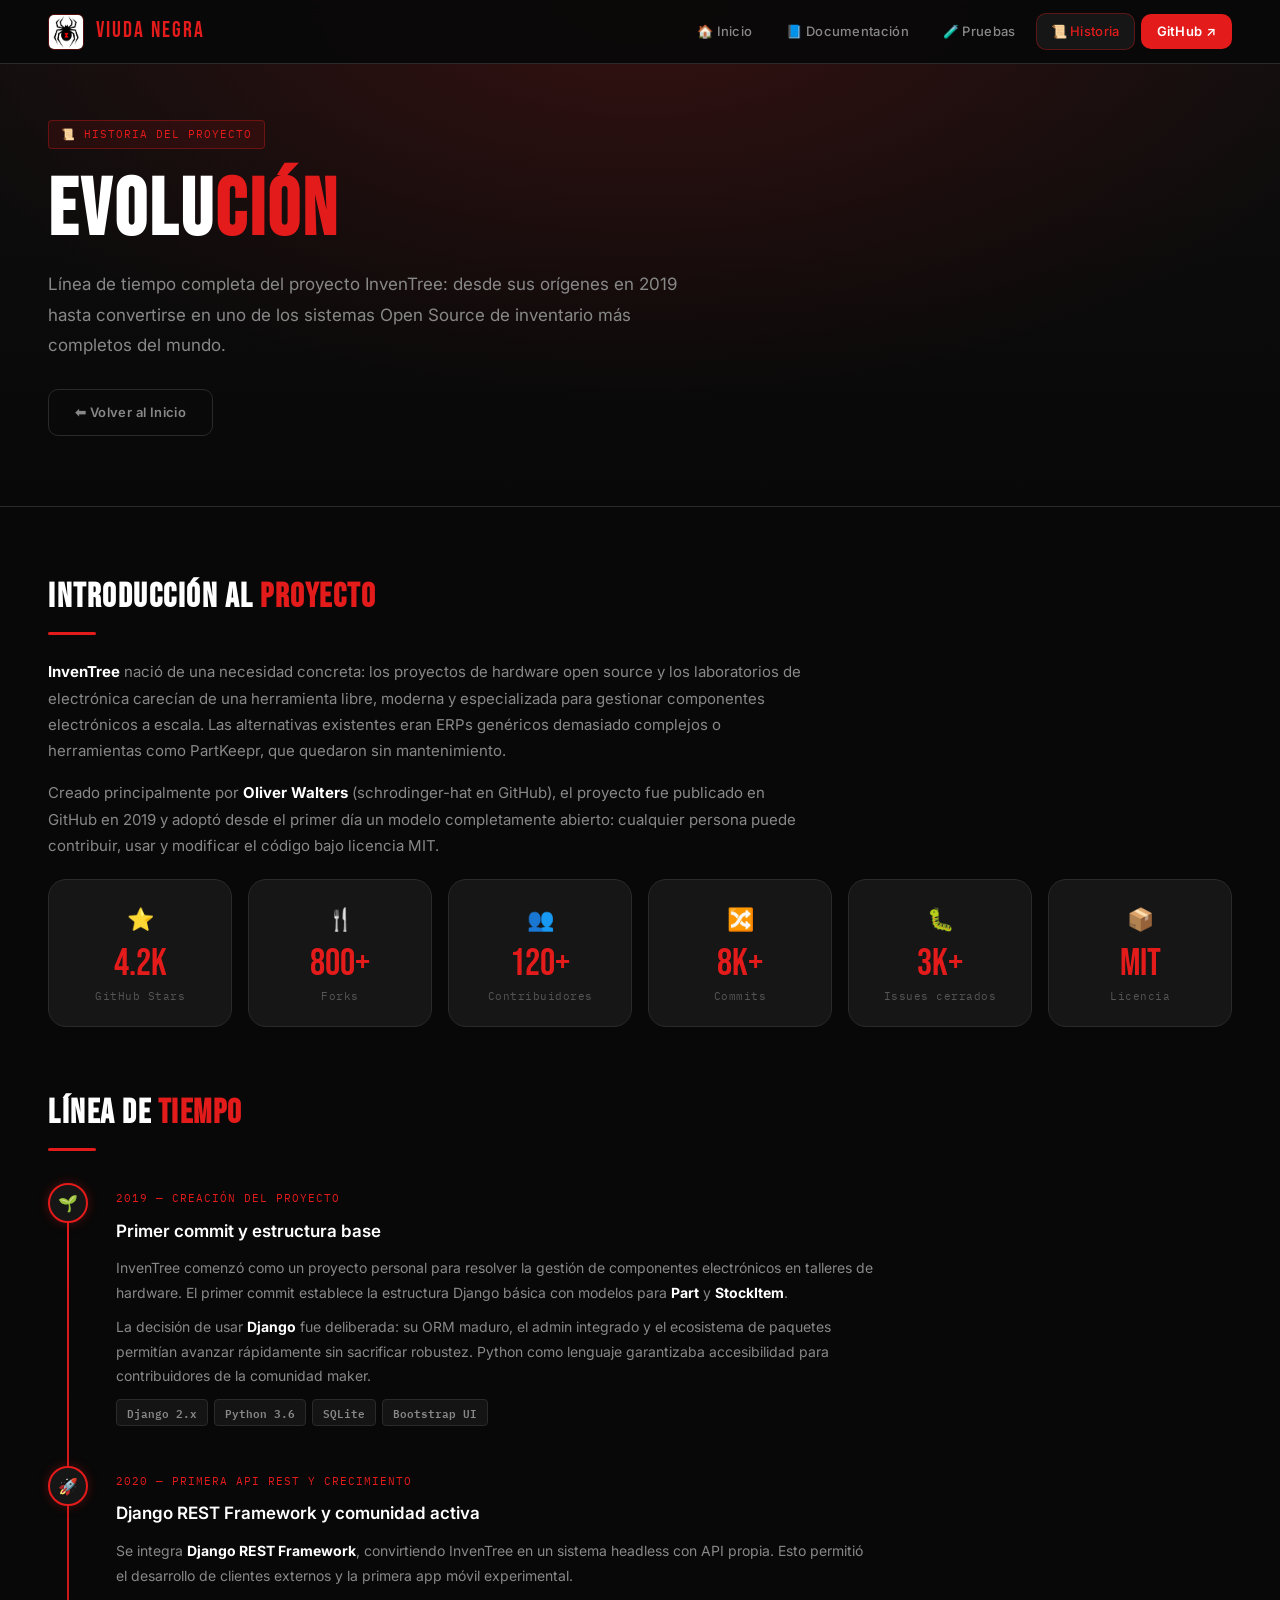
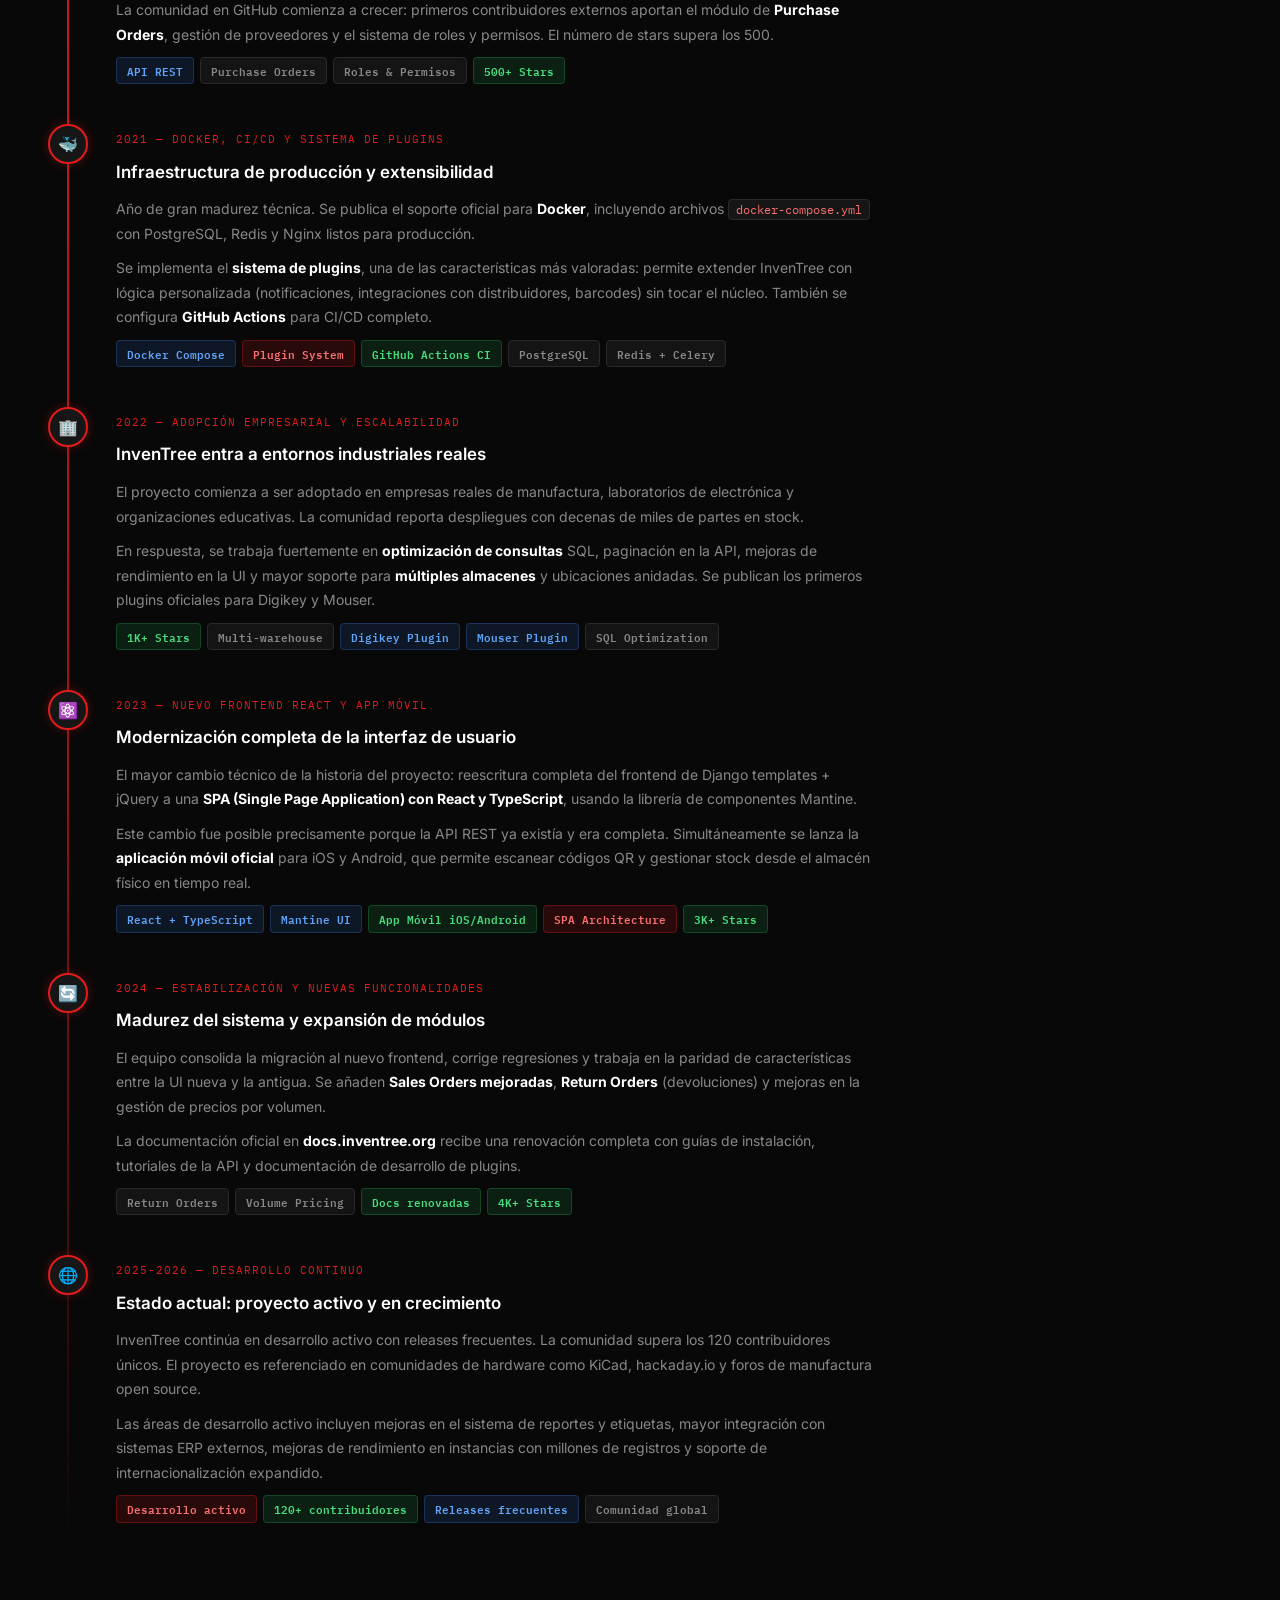
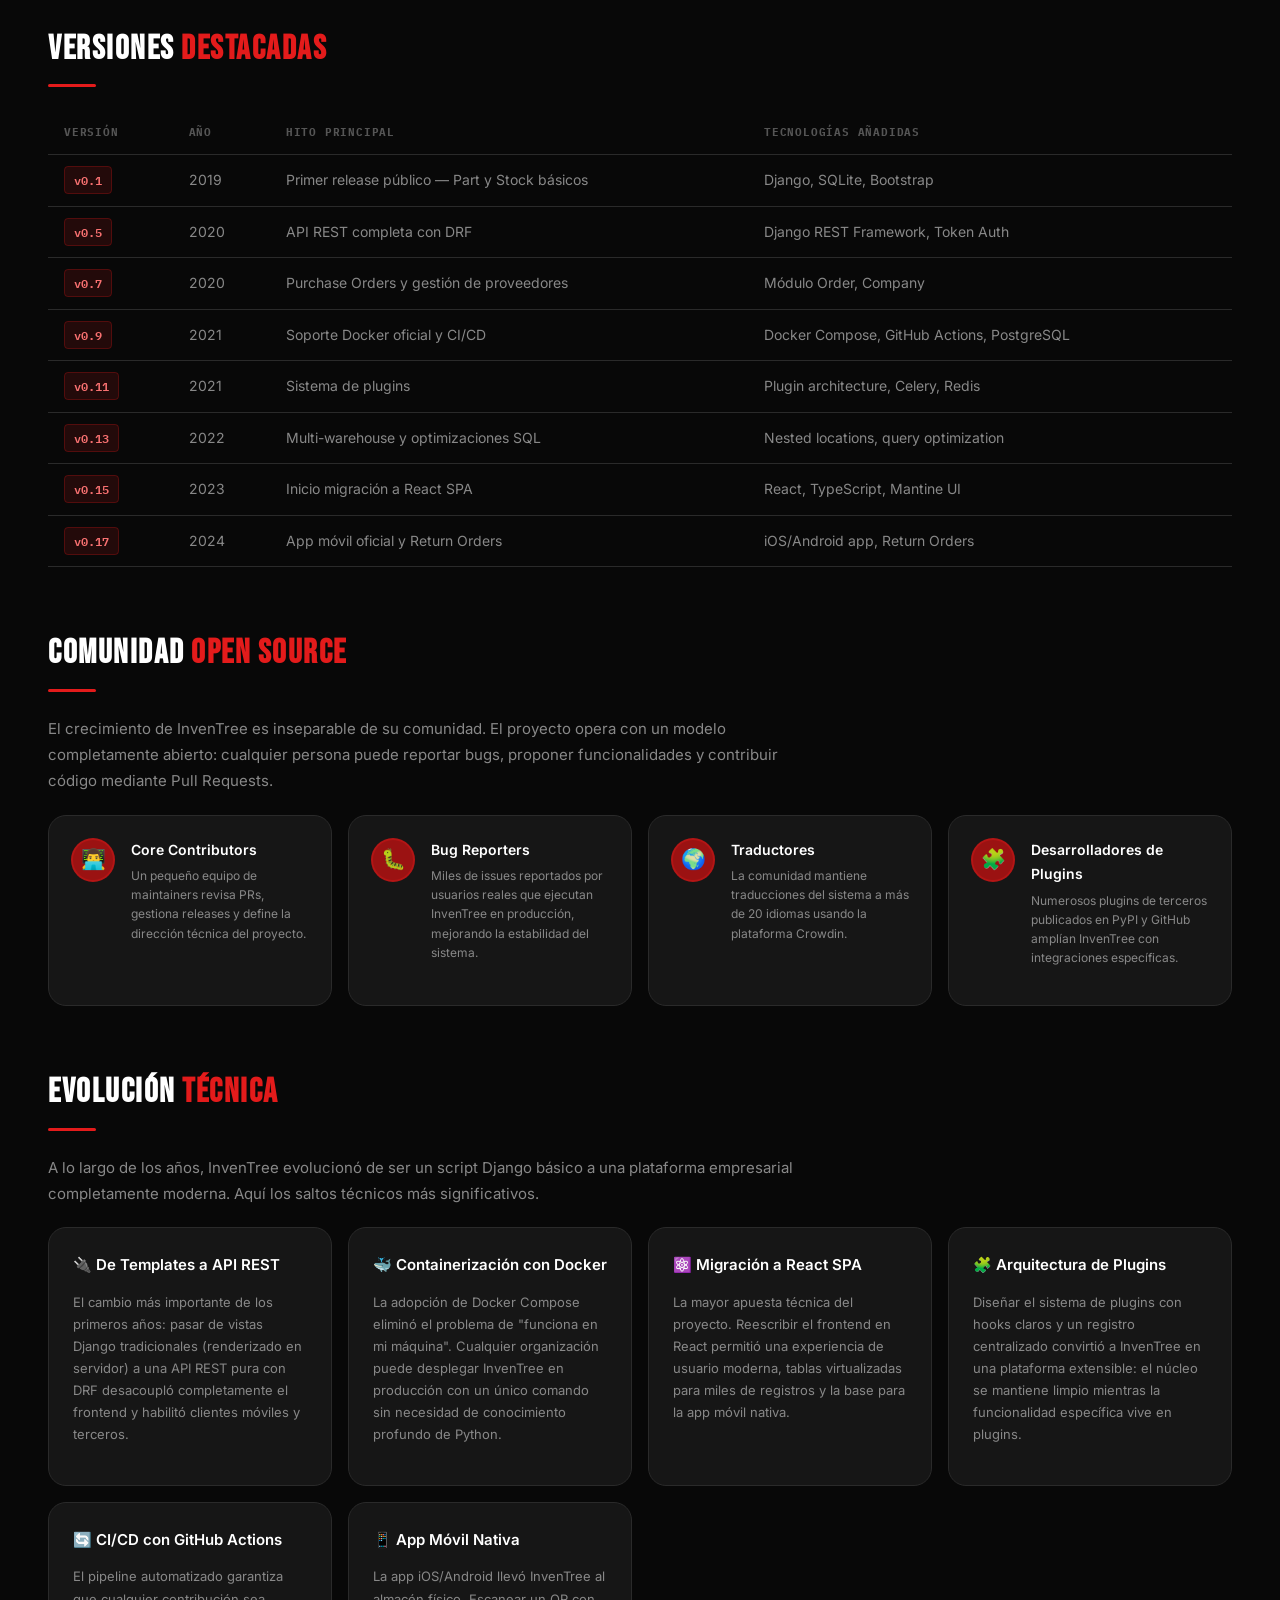
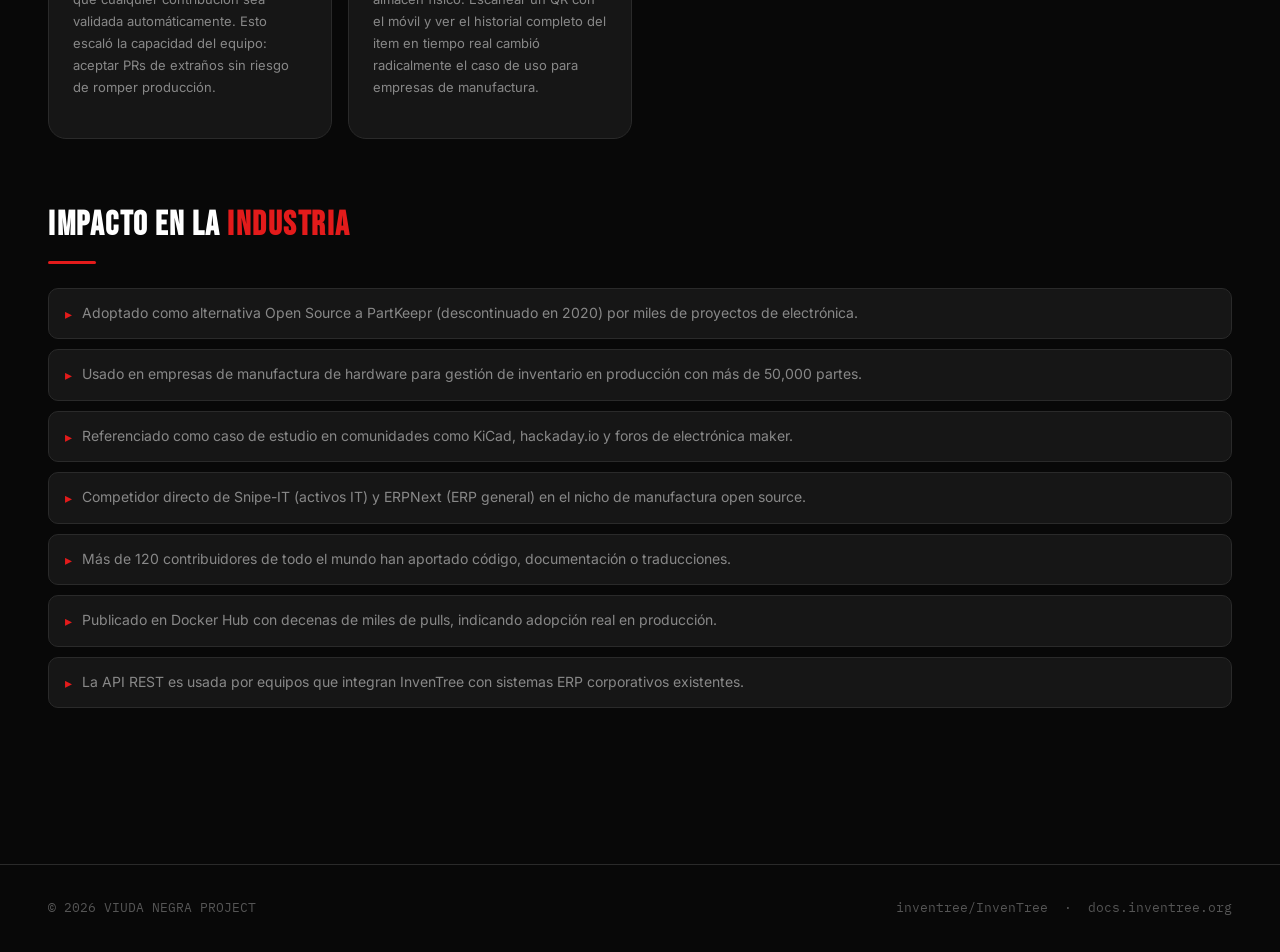
<file: historia.html>
<!DOCTYPE html>
<html lang="es">
<head>
  <meta charset="UTF-8">
  <meta name="viewport" content="width=device-width, initial-scale=1.0">
  <title>Historia — VIUDA NEGRA PROJECT</title>
  <link rel="stylesheet" href="style.css">
  <style>
    /* ── Contributor card ─────────────────────────── */
    .contrib-grid {
      display: grid;
      grid-template-columns: repeat(auto-fit, minmax(240px,1fr));
      gap: 16px;
      margin-top: 20px;
    }

    .contrib-card {
      background: var(--bg3);
      border: 1px solid var(--border);
      border-radius: var(--radius-lg);
      padding: 22px;
      display: flex;
      gap: 16px;
      align-items: flex-start;
      transition: border-color 0.2s;
    }

    .contrib-card:hover { border-color: var(--border-red); }

    .contrib-avatar {
      width: 44px;
      height: 44px;
      background: var(--red-dim);
      border-radius: 50%;
      display: flex;
      align-items: center;
      justify-content: center;
      font-size: 20px;
      flex-shrink: 0;
      border: 2px solid var(--border-red);
    }

    .contrib-info h4 { font-size:14px; font-weight:600; color:#fff; margin-bottom:4px; }
    .contrib-info p  { font-size:12px; color:var(--text-dim); line-height:1.6; }

    /* ── Stats row ────────────────────────────────── */
    .gh-stats {
      display: grid;
      grid-template-columns: repeat(auto-fit, minmax(160px,1fr));
      gap: 16px;
      margin-top: 20px;
    }

    .gh-stat {
      background: var(--bg3);
      border: 1px solid var(--border);
      border-radius: var(--radius-lg);
      padding: 20px;
      text-align: center;
      transition: border-color 0.2s;
    }

    .gh-stat:hover { border-color: var(--border-red); }

    .gh-stat .gh-num {
      font-family: var(--display);
      font-size: 38px;
      color: var(--red);
      line-height: 1;
    }

    .gh-stat .gh-icon { font-size: 22px; margin-bottom: 6px; }
    .gh-stat .gh-label { font-size: 11px; color: var(--text-muted); font-family: var(--mono); letter-spacing: 0.5px; margin-top: 4px; }

    /* ── Version table ────────────────────────────── */
    .version-badge {
      font-family: var(--mono);
      font-size: 12px;
      padding: 3px 9px;
      background: rgba(227,27,27,0.12);
      color: #f87171;
      border: 1px solid rgba(227,27,27,0.25);
      border-radius: 4px;
      font-weight: 600;
    }

    /* ── Impact section ───────────────────────────── */
    .impact-grid {
      display: grid;
      grid-template-columns: repeat(auto-fit, minmax(260px,1fr));
      gap: 16px;
      margin-top: 20px;
    }

    .impact-card {
      background: var(--bg3);
      border: 1px solid var(--border);
      border-radius: var(--radius-lg);
      padding: 24px;
    }

    .impact-card h4 {
      font-size: 15px;
      font-weight: 600;
      color: #fff;
      margin-bottom: 12px;
      display: flex;
      align-items: center;
      gap: 8px;
    }

    .impact-card p { font-size: 13px; color: var(--text-dim); line-height: 1.7; }

    @media(max-width:768px){
      .gh-stats { grid-template-columns: repeat(2,1fr); }
    }
  </style>
</head>
<body>

<!-- ═══════════════ NAVBAR ═══════════════ -->
<nav class="navbar">
  <a href="index.html" class="navbar-brand">
    <img src="Logo.jpg" alt="Logo">
    <span>VIUDA NEGRA</span>
  </a>
  <ul class="navbar-links">
    <li><a href="index.html">🏠 Inicio</a></li>
    <li><a href="documentacion.html">📘 Documentación</a></li>
    <li><a href="pruebas.html">🧪 Pruebas</a></li>
    <li><a href="historia.html" class="active">📜 Historia</a></li>
    <li><a href="https://github.com/inventree/InvenTree" target="_blank" class="nav-ext">GitHub ↗</a></li>
  </ul>
</nav>

<!-- ═══════════════ HEADER ═══════════════ -->
<div class="page-header">
  <div class="page-header-inner">
    <div class="page-tag fade-up">📜 Historia del Proyecto</div>
    <h1 class="fade-up delay-1">EVOLU<span>CIÓN</span></h1>
    <p class="fade-up delay-2">
      Línea de tiempo completa del proyecto InvenTree: desde sus orígenes en 2019
      hasta convertirse en uno de los sistemas Open Source de inventario más completos del mundo.
    </p>
    <div style="margin-top:28px;" class="fade-up delay-3">
      <a href="index.html" class="btn btn-ghost" style="font-size:13px;">⬅ Volver al Inicio</a>
    </div>
  </div>
</div>

<!-- ═══════════════ CONTENT ═══════════════ -->
<div class="container">

  <!-- ── 1. Intro ───────────────────────────────── -->
  <div class="section-block fade-up">
    <h2>Introducción al <span>Proyecto</span></h2>
    <div class="section-divider"></div>
    <p>
      <strong style="color:#fff">InvenTree</strong> nació de una necesidad concreta: los proyectos de
      hardware open source y los laboratorios de electrónica carecían de una herramienta libre, moderna
      y especializada para gestionar componentes electrónicos a escala. Las alternativas existentes
      eran ERPs genéricos demasiado complejos o herramientas como PartKeepr, que quedaron sin mantenimiento.
    </p>
    <p>
      Creado principalmente por <strong style="color:#fff">Oliver Walters</strong> (schrodinger-hat en GitHub),
      el proyecto fue publicado en GitHub en 2019 y adoptó desde el primer día un modelo completamente abierto:
      cualquier persona puede contribuir, usar y modificar el código bajo licencia MIT.
    </p>

    <div class="gh-stats">
      <div class="gh-stat">
        <div class="gh-icon">⭐</div>
        <div class="gh-num">4.2K</div>
        <div class="gh-label">GitHub Stars</div>
      </div>
      <div class="gh-stat">
        <div class="gh-icon">🍴</div>
        <div class="gh-num">800+</div>
        <div class="gh-label">Forks</div>
      </div>
      <div class="gh-stat">
        <div class="gh-icon">👥</div>
        <div class="gh-num">120+</div>
        <div class="gh-label">Contribuidores</div>
      </div>
      <div class="gh-stat">
        <div class="gh-icon">🔀</div>
        <div class="gh-num">8K+</div>
        <div class="gh-label">Commits</div>
      </div>
      <div class="gh-stat">
        <div class="gh-icon">🐛</div>
        <div class="gh-num">3K+</div>
        <div class="gh-label">Issues cerrados</div>
      </div>
      <div class="gh-stat">
        <div class="gh-icon">📦</div>
        <div class="gh-num">MIT</div>
        <div class="gh-label">Licencia</div>
      </div>
    </div>
  </div>

  <!-- ── 2. Timeline ────────────────────────────── -->
  <div class="section-block fade-up">
    <h2>Línea de <span>Tiempo</span></h2>
    <div class="section-divider"></div>

    <div class="timeline" style="margin-top:32px;">

      <div class="tl-item">
        <div class="tl-dot">🌱</div>
        <div class="tl-body">
          <div class="tl-date">2019 — Creación del Proyecto</div>
          <h3>Primer commit y estructura base</h3>
          <p>
            InvenTree comenzó como un proyecto personal para resolver la gestión de componentes
            electrónicos en talleres de hardware. El primer commit establece la estructura Django
            básica con modelos para <strong style="color:#fff">Part</strong> y
            <strong style="color:#fff">StockItem</strong>.
          </p>
          <p>
            La decisión de usar <strong style="color:#fff">Django</strong> fue deliberada: su ORM maduro,
            el admin integrado y el ecosistema de paquetes permitían avanzar rápidamente sin sacrificar
            robustez. Python como lenguaje garantizaba accesibilidad para contribuidores de la comunidad maker.
          </p>
          <div class="tl-tags">
            <span class="badge badge-gray">Django 2.x</span>
            <span class="badge badge-gray">Python 3.6</span>
            <span class="badge badge-gray">SQLite</span>
            <span class="badge badge-gray">Bootstrap UI</span>
          </div>
        </div>
      </div>

      <div class="tl-item">
        <div class="tl-dot">🚀</div>
        <div class="tl-body">
          <div class="tl-date">2020 — Primera API REST y Crecimiento</div>
          <h3>Django REST Framework y comunidad activa</h3>
          <p>
            Se integra <strong style="color:#fff">Django REST Framework</strong>, convirtiendo InvenTree
            en un sistema headless con API propia. Esto permitió el desarrollo de clientes externos
            y la primera app móvil experimental.
          </p>
          <p>
            La comunidad en GitHub comienza a crecer: primeros contribuidores externos aportan
            el módulo de <strong style="color:#fff">Purchase Orders</strong>, gestión de proveedores
            y el sistema de roles y permisos. El número de stars supera los 500.
          </p>
          <div class="tl-tags">
            <span class="badge badge-blue">API REST</span>
            <span class="badge badge-gray">Purchase Orders</span>
            <span class="badge badge-gray">Roles &amp; Permisos</span>
            <span class="badge badge-green">500+ Stars</span>
          </div>
        </div>
      </div>

      <div class="tl-item">
        <div class="tl-dot">🐳</div>
        <div class="tl-body">
          <div class="tl-date">2021 — Docker, CI/CD y Sistema de Plugins</div>
          <h3>Infraestructura de producción y extensibilidad</h3>
          <p>
            Año de gran madurez técnica. Se publica el soporte oficial para
            <strong style="color:#fff">Docker</strong>, incluyendo archivos
            <code>docker-compose.yml</code> con PostgreSQL, Redis y Nginx listos para producción.
          </p>
          <p>
            Se implementa el <strong style="color:#fff">sistema de plugins</strong>, una de las
            características más valoradas: permite extender InvenTree con lógica personalizada
            (notificaciones, integraciones con distribuidores, barcodes) sin tocar el núcleo.
            También se configura <strong style="color:#fff">GitHub Actions</strong> para CI/CD completo.
          </p>
          <div class="tl-tags">
            <span class="badge badge-blue">Docker Compose</span>
            <span class="badge badge-red">Plugin System</span>
            <span class="badge badge-green">GitHub Actions CI</span>
            <span class="badge badge-gray">PostgreSQL</span>
            <span class="badge badge-gray">Redis + Celery</span>
          </div>
        </div>
      </div>

      <div class="tl-item">
        <div class="tl-dot">🏢</div>
        <div class="tl-body">
          <div class="tl-date">2022 — Adopción Empresarial y Escalabilidad</div>
          <h3>InvenTree entra a entornos industriales reales</h3>
          <p>
            El proyecto comienza a ser adoptado en empresas reales de manufactura, laboratorios
            de electrónica y organizaciones educativas. La comunidad reporta despliegues
            con decenas de miles de partes en stock.
          </p>
          <p>
            En respuesta, se trabaja fuertemente en <strong style="color:#fff">optimización de consultas</strong>
            SQL, paginación en la API, mejoras de rendimiento en la UI y mayor soporte para
            <strong style="color:#fff">múltiples almacenes</strong> y ubicaciones anidadas.
            Se publican los primeros plugins oficiales para Digikey y Mouser.
          </p>
          <div class="tl-tags">
            <span class="badge badge-green">1K+ Stars</span>
            <span class="badge badge-gray">Multi-warehouse</span>
            <span class="badge badge-blue">Digikey Plugin</span>
            <span class="badge badge-blue">Mouser Plugin</span>
            <span class="badge badge-gray">SQL Optimization</span>
          </div>
        </div>
      </div>

      <div class="tl-item">
        <div class="tl-dot">⚛️</div>
        <div class="tl-body">
          <div class="tl-date">2023 — Nuevo Frontend React y App Móvil</div>
          <h3>Modernización completa de la interfaz de usuario</h3>
          <p>
            El mayor cambio técnico de la historia del proyecto: reescritura completa del frontend
            de Django templates + jQuery a una <strong style="color:#fff">SPA (Single Page Application)
            con React y TypeScript</strong>, usando la librería de componentes Mantine.
          </p>
          <p>
            Este cambio fue posible precisamente porque la API REST ya existía y era completa.
            Simultáneamente se lanza la <strong style="color:#fff">aplicación móvil oficial</strong>
            para iOS y Android, que permite escanear códigos QR y gestionar stock desde el almacén
            físico en tiempo real.
          </p>
          <div class="tl-tags">
            <span class="badge badge-blue">React + TypeScript</span>
            <span class="badge badge-blue">Mantine UI</span>
            <span class="badge badge-green">App Móvil iOS/Android</span>
            <span class="badge badge-red">SPA Architecture</span>
            <span class="badge badge-green">3K+ Stars</span>
          </div>
        </div>
      </div>

      <div class="tl-item">
        <div class="tl-dot">🔄</div>
        <div class="tl-body">
          <div class="tl-date">2024 — Estabilización y Nuevas Funcionalidades</div>
          <h3>Madurez del sistema y expansión de módulos</h3>
          <p>
            El equipo consolida la migración al nuevo frontend, corrige regresiones
            y trabaja en la paridad de características entre la UI nueva y la antigua.
            Se añaden <strong style="color:#fff">Sales Orders mejoradas</strong>,
            <strong style="color:#fff">Return Orders</strong> (devoluciones) y mejoras en
            la gestión de precios por volumen.
          </p>
          <p>
            La documentación oficial en <strong style="color:#fff">docs.inventree.org</strong>
            recibe una renovación completa con guías de instalación, tutoriales de la API
            y documentación de desarrollo de plugins.
          </p>
          <div class="tl-tags">
            <span class="badge badge-gray">Return Orders</span>
            <span class="badge badge-gray">Volume Pricing</span>
            <span class="badge badge-green">Docs renovadas</span>
            <span class="badge badge-green">4K+ Stars</span>
          </div>
        </div>
      </div>

      <div class="tl-item">
        <div class="tl-dot">🌐</div>
        <div class="tl-body">
          <div class="tl-date">2025-2026 — Desarrollo Continuo</div>
          <h3>Estado actual: proyecto activo y en crecimiento</h3>
          <p>
            InvenTree continúa en desarrollo activo con releases frecuentes. La comunidad
            supera los 120 contribuidores únicos. El proyecto es referenciado en comunidades
            de hardware como KiCad, hackaday.io y foros de manufactura open source.
          </p>
          <p>
            Las áreas de desarrollo activo incluyen mejoras en el sistema de reportes y
            etiquetas, mayor integración con sistemas ERP externos, mejoras de rendimiento
            en instancias con millones de registros y soporte de internacionalización expandido.
          </p>
          <div class="tl-tags">
            <span class="badge badge-red">Desarrollo activo</span>
            <span class="badge badge-green">120+ contribuidores</span>
            <span class="badge badge-blue">Releases frecuentes</span>
            <span class="badge badge-gray">Comunidad global</span>
          </div>
        </div>
      </div>

    </div>
  </div>

  <!-- ── 3. Versiones ───────────────────────────── -->
  <div class="section-block fade-up">
    <h2>Versiones <span>Destacadas</span></h2>
    <div class="section-divider"></div>

    <div class="table-wrap">
      <table>
        <thead>
          <tr>
            <th>Versión</th>
            <th>Año</th>
            <th>Hito Principal</th>
            <th>Tecnologías añadidas</th>
          </tr>
        </thead>
        <tbody>
          <tr>
            <td><span class="version-badge">v0.1</span></td>
            <td>2019</td>
            <td>Primer release público — Part y Stock básicos</td>
            <td>Django, SQLite, Bootstrap</td>
          </tr>
          <tr>
            <td><span class="version-badge">v0.5</span></td>
            <td>2020</td>
            <td>API REST completa con DRF</td>
            <td>Django REST Framework, Token Auth</td>
          </tr>
          <tr>
            <td><span class="version-badge">v0.7</span></td>
            <td>2020</td>
            <td>Purchase Orders y gestión de proveedores</td>
            <td>Módulo Order, Company</td>
          </tr>
          <tr>
            <td><span class="version-badge">v0.9</span></td>
            <td>2021</td>
            <td>Soporte Docker oficial y CI/CD</td>
            <td>Docker Compose, GitHub Actions, PostgreSQL</td>
          </tr>
          <tr>
            <td><span class="version-badge">v0.11</span></td>
            <td>2021</td>
            <td>Sistema de plugins</td>
            <td>Plugin architecture, Celery, Redis</td>
          </tr>
          <tr>
            <td><span class="version-badge">v0.13</span></td>
            <td>2022</td>
            <td>Multi-warehouse y optimizaciones SQL</td>
            <td>Nested locations, query optimization</td>
          </tr>
          <tr>
            <td><span class="version-badge">v0.15</span></td>
            <td>2023</td>
            <td>Inicio migración a React SPA</td>
            <td>React, TypeScript, Mantine UI</td>
          </tr>
          <tr>
            <td><span class="version-badge">v0.17</span></td>
            <td>2024</td>
            <td>App móvil oficial y Return Orders</td>
            <td>iOS/Android app, Return Orders</td>
          </tr>
        </tbody>
      </table>
    </div>
  </div>

  <!-- ── 4. Comunidad ───────────────────────────── -->
  <div class="section-block fade-up">
    <h2>Comunidad <span>Open Source</span></h2>
    <div class="section-divider"></div>
    <p>
      El crecimiento de InvenTree es inseparable de su comunidad. El proyecto opera con un modelo
      completamente abierto: cualquier persona puede reportar bugs, proponer funcionalidades y
      contribuir código mediante Pull Requests.
    </p>

    <div class="contrib-grid">
      <div class="contrib-card">
        <div class="contrib-avatar">👨‍💻</div>
        <div class="contrib-info">
          <h4>Core Contributors</h4>
          <p>Un pequeño equipo de maintainers revisa PRs, gestiona releases y define la dirección técnica del proyecto.</p>
        </div>
      </div>
      <div class="contrib-card">
        <div class="contrib-avatar">🐛</div>
        <div class="contrib-info">
          <h4>Bug Reporters</h4>
          <p>Miles de issues reportados por usuarios reales que ejecutan InvenTree en producción, mejorando la estabilidad del sistema.</p>
        </div>
      </div>
      <div class="contrib-card">
        <div class="contrib-avatar">🌍</div>
        <div class="contrib-info">
          <h4>Traductores</h4>
          <p>La comunidad mantiene traducciones del sistema a más de 20 idiomas usando la plataforma Crowdin.</p>
        </div>
      </div>
      <div class="contrib-card">
        <div class="contrib-avatar">🧩</div>
        <div class="contrib-info">
          <h4>Desarrolladores de Plugins</h4>
          <p>Numerosos plugins de terceros publicados en PyPI y GitHub amplían InvenTree con integraciones específicas.</p>
        </div>
      </div>
    </div>
  </div>

  <!-- ── 5. Evolución técnica ───────────────────── -->
  <div class="section-block fade-up">
    <h2>Evolución <span>Técnica</span></h2>
    <div class="section-divider"></div>
    <p>
      A lo largo de los años, InvenTree evolucionó de ser un script Django básico
      a una plataforma empresarial completamente moderna. Aquí los saltos técnicos más significativos.
    </p>

    <div class="impact-grid">
      <div class="impact-card">
        <h4>🔌 De Templates a API REST</h4>
        <p>
          El cambio más importante de los primeros años: pasar de vistas Django tradicionales
          (renderizado en servidor) a una API REST pura con DRF desacoupló completamente el
          frontend y habilitó clientes móviles y terceros.
        </p>
      </div>
      <div class="impact-card">
        <h4>🐳 Containerización con Docker</h4>
        <p>
          La adopción de Docker Compose eliminó el problema de "funciona en mi máquina".
          Cualquier organización puede desplegar InvenTree en producción con un único
          comando sin necesidad de conocimiento profundo de Python.
        </p>
      </div>
      <div class="impact-card">
        <h4>⚛️ Migración a React SPA</h4>
        <p>
          La mayor apuesta técnica del proyecto. Reescribir el frontend en React permitió
          una experiencia de usuario moderna, tablas virtualizadas para miles de registros
          y la base para la app móvil nativa.
        </p>
      </div>
      <div class="impact-card">
        <h4>🧩 Arquitectura de Plugins</h4>
        <p>
          Diseñar el sistema de plugins con hooks claros y un registro centralizado
          convirtió a InvenTree en una plataforma extensible: el núcleo se mantiene limpio
          mientras la funcionalidad específica vive en plugins.
        </p>
      </div>
      <div class="impact-card">
        <h4>🔄 CI/CD con GitHub Actions</h4>
        <p>
          El pipeline automatizado garantiza que cualquier contribución sea validada
          automáticamente. Esto escaló la capacidad del equipo: aceptar PRs de extraños
          sin riesgo de romper producción.
        </p>
      </div>
      <div class="impact-card">
        <h4>📱 App Móvil Nativa</h4>
        <p>
          La app iOS/Android llevó InvenTree al almacén físico. Escanear un QR con el
          móvil y ver el historial completo del item en tiempo real cambió radicalmente
          el caso de uso para empresas de manufactura.
        </p>
      </div>
    </div>
  </div>

  <!-- ── 6. Impacto ─────────────────────────────── -->
  <div class="section-block fade-up">
    <h2>Impacto en la <span>Industria</span></h2>
    <div class="section-divider"></div>
    <ul class="prose-list">
      <li>Adoptado como alternativa Open Source a PartKeepr (descontinuado en 2020) por miles de proyectos de electrónica.</li>
      <li>Usado en empresas de manufactura de hardware para gestión de inventario en producción con más de 50,000 partes.</li>
      <li>Referenciado como caso de estudio en comunidades como KiCad, hackaday.io y foros de electrónica maker.</li>
      <li>Competidor directo de Snipe-IT (activos IT) y ERPNext (ERP general) en el nicho de manufactura open source.</li>
      <li>Más de 120 contribuidores de todo el mundo han aportado código, documentación o traducciones.</li>
      <li>Publicado en Docker Hub con decenas de miles de pulls, indicando adopción real en producción.</li>
      <li>La API REST es usada por equipos que integran InvenTree con sistemas ERP corporativos existentes.</li>
    </ul>
  </div>

</div><!-- /container -->

<!-- ═══════════════ FOOTER ═══════════════ -->
<footer>
  <span>© 2026 VIUDA NEGRA PROJECT</span>
  <span>
    <a href="https://github.com/inventree/InvenTree" target="_blank">inventree/InvenTree</a>
    &nbsp;·&nbsp;
    <a href="https://docs.inventree.org" target="_blank">docs.inventree.org</a>
  </span>
</footer>

</body>
</html>
</file>
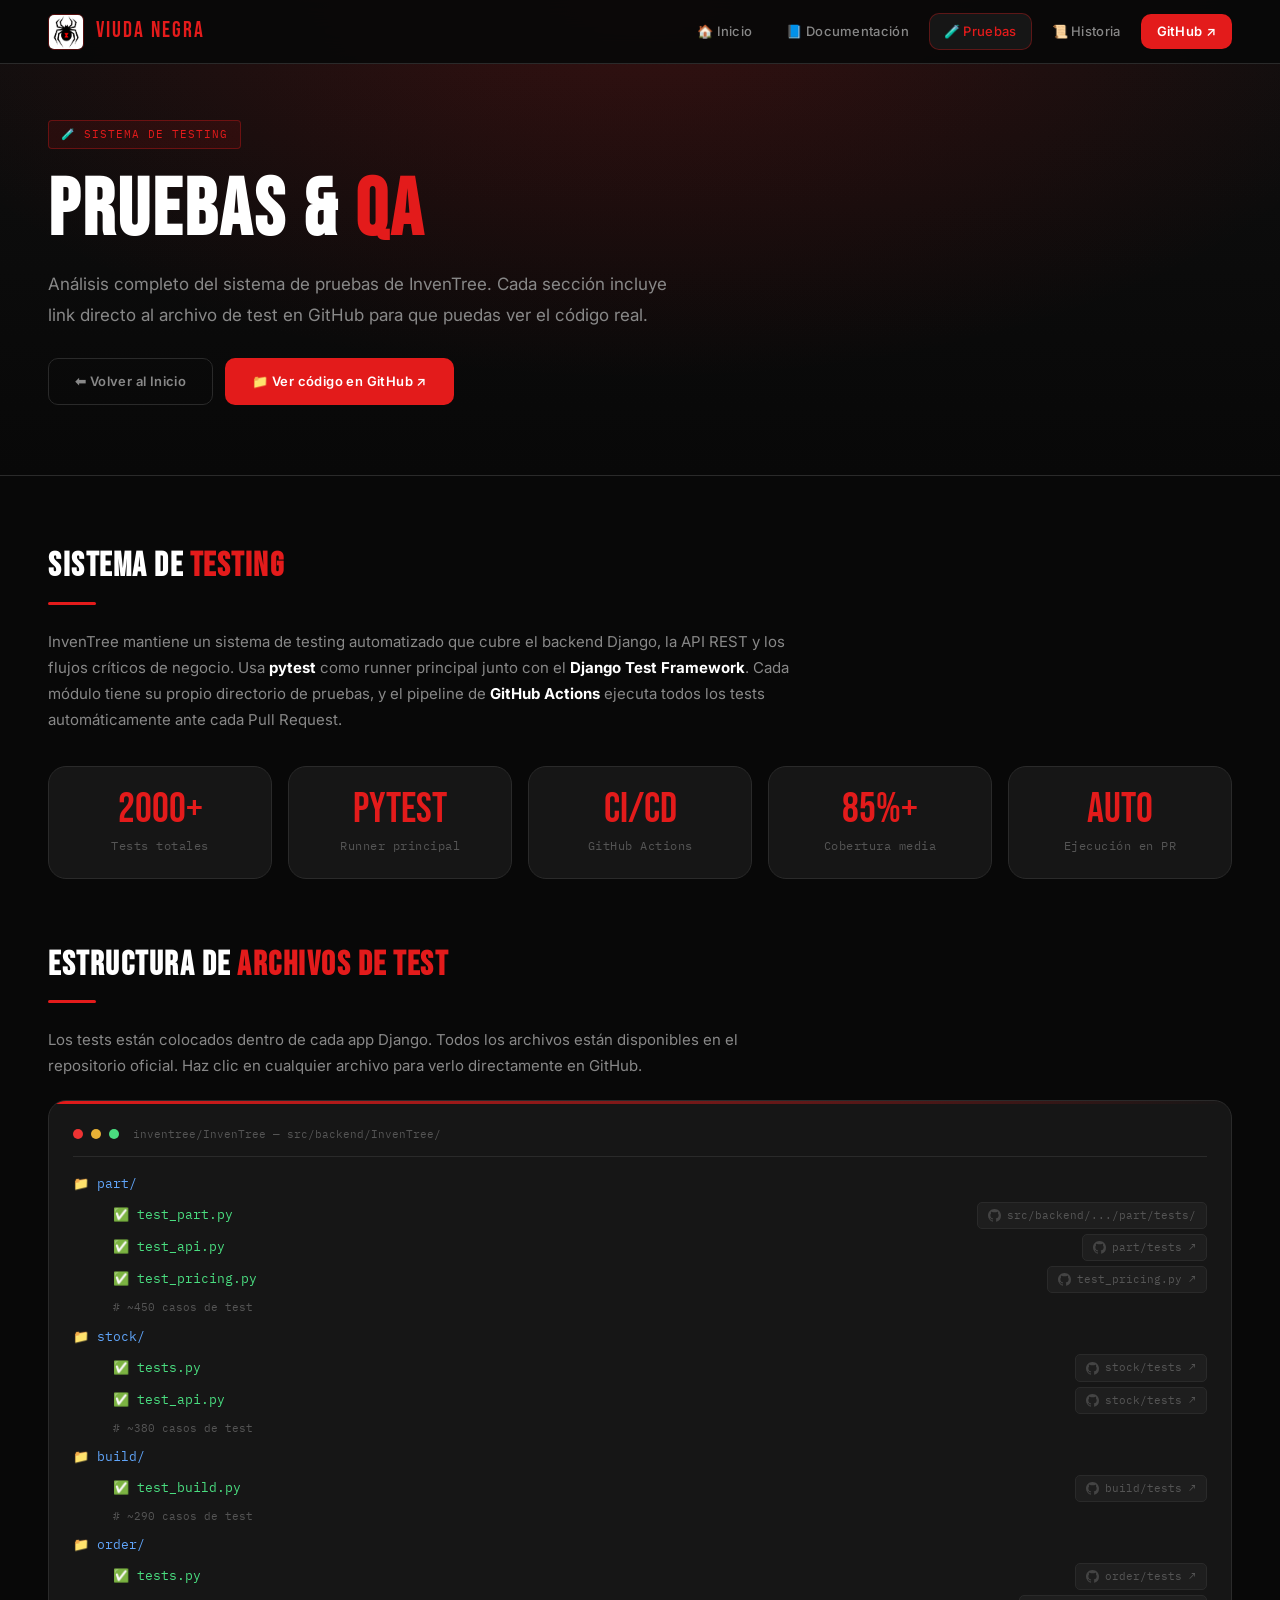
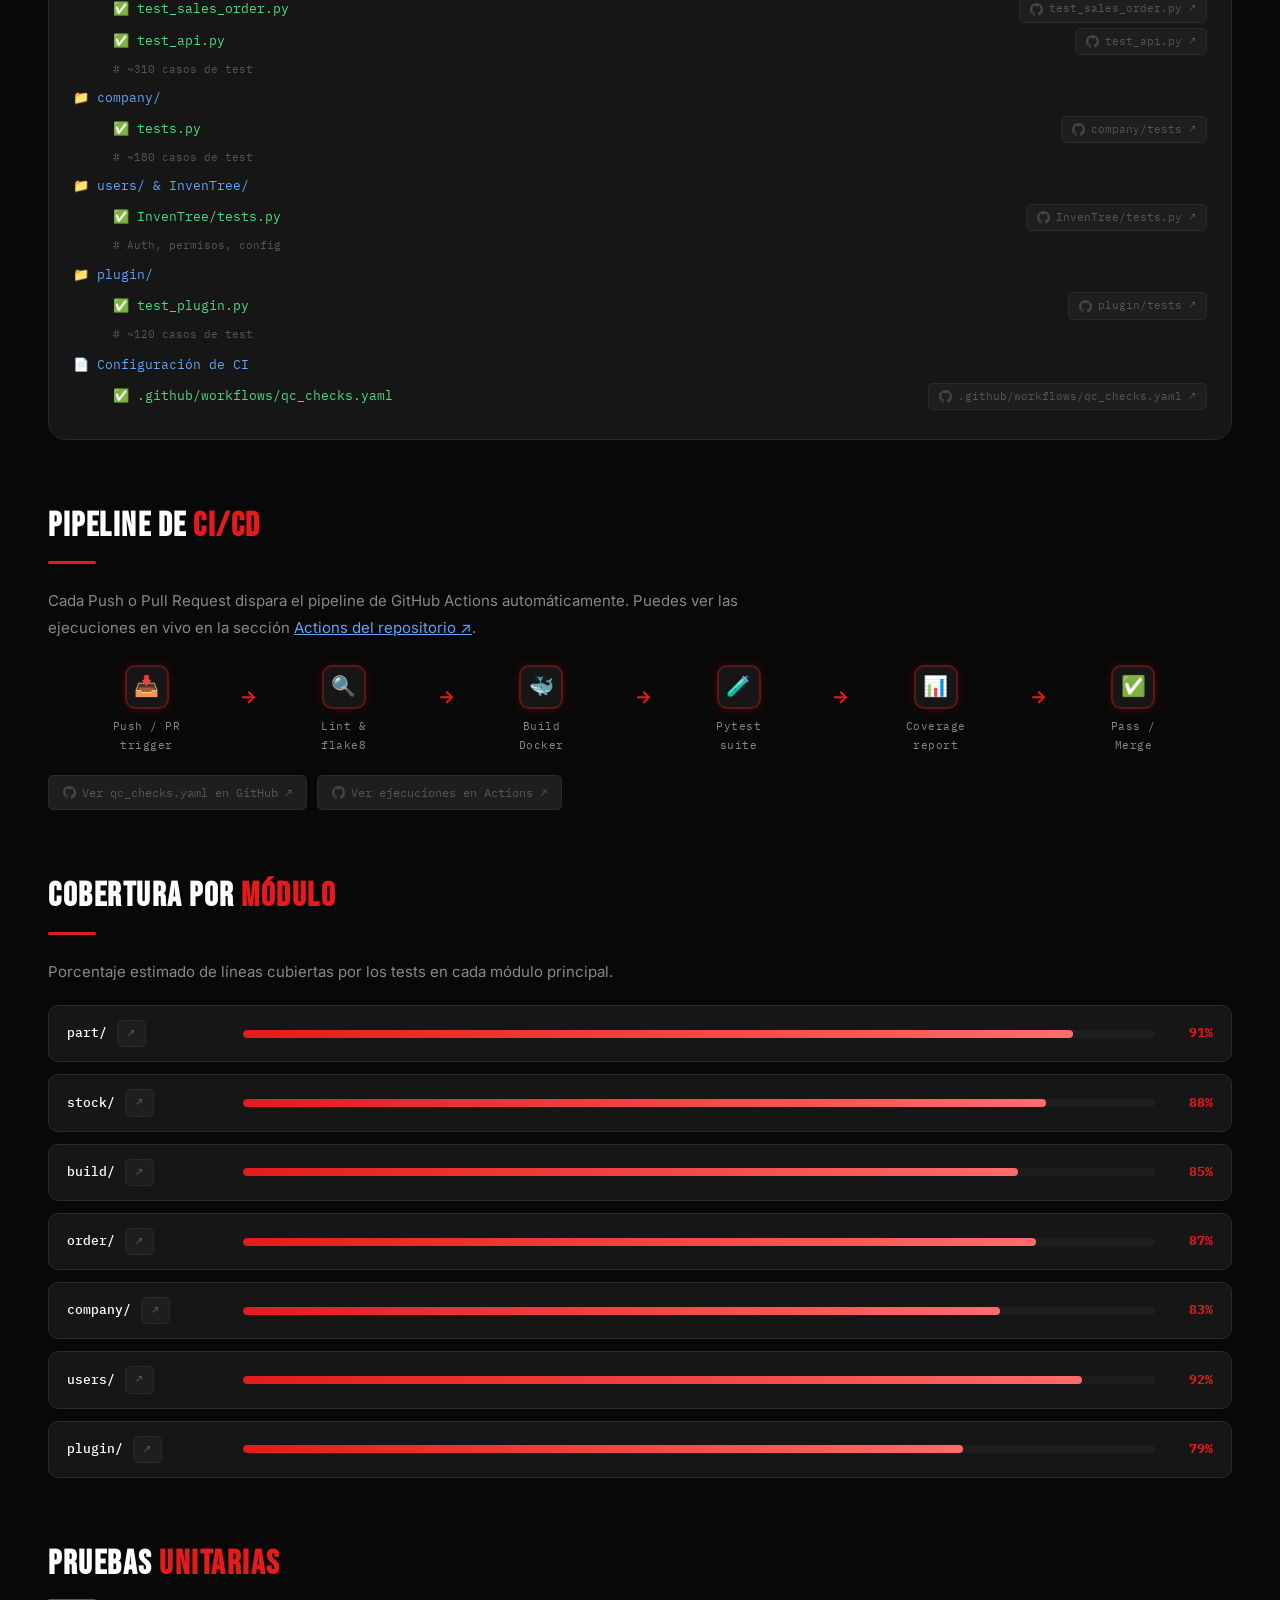
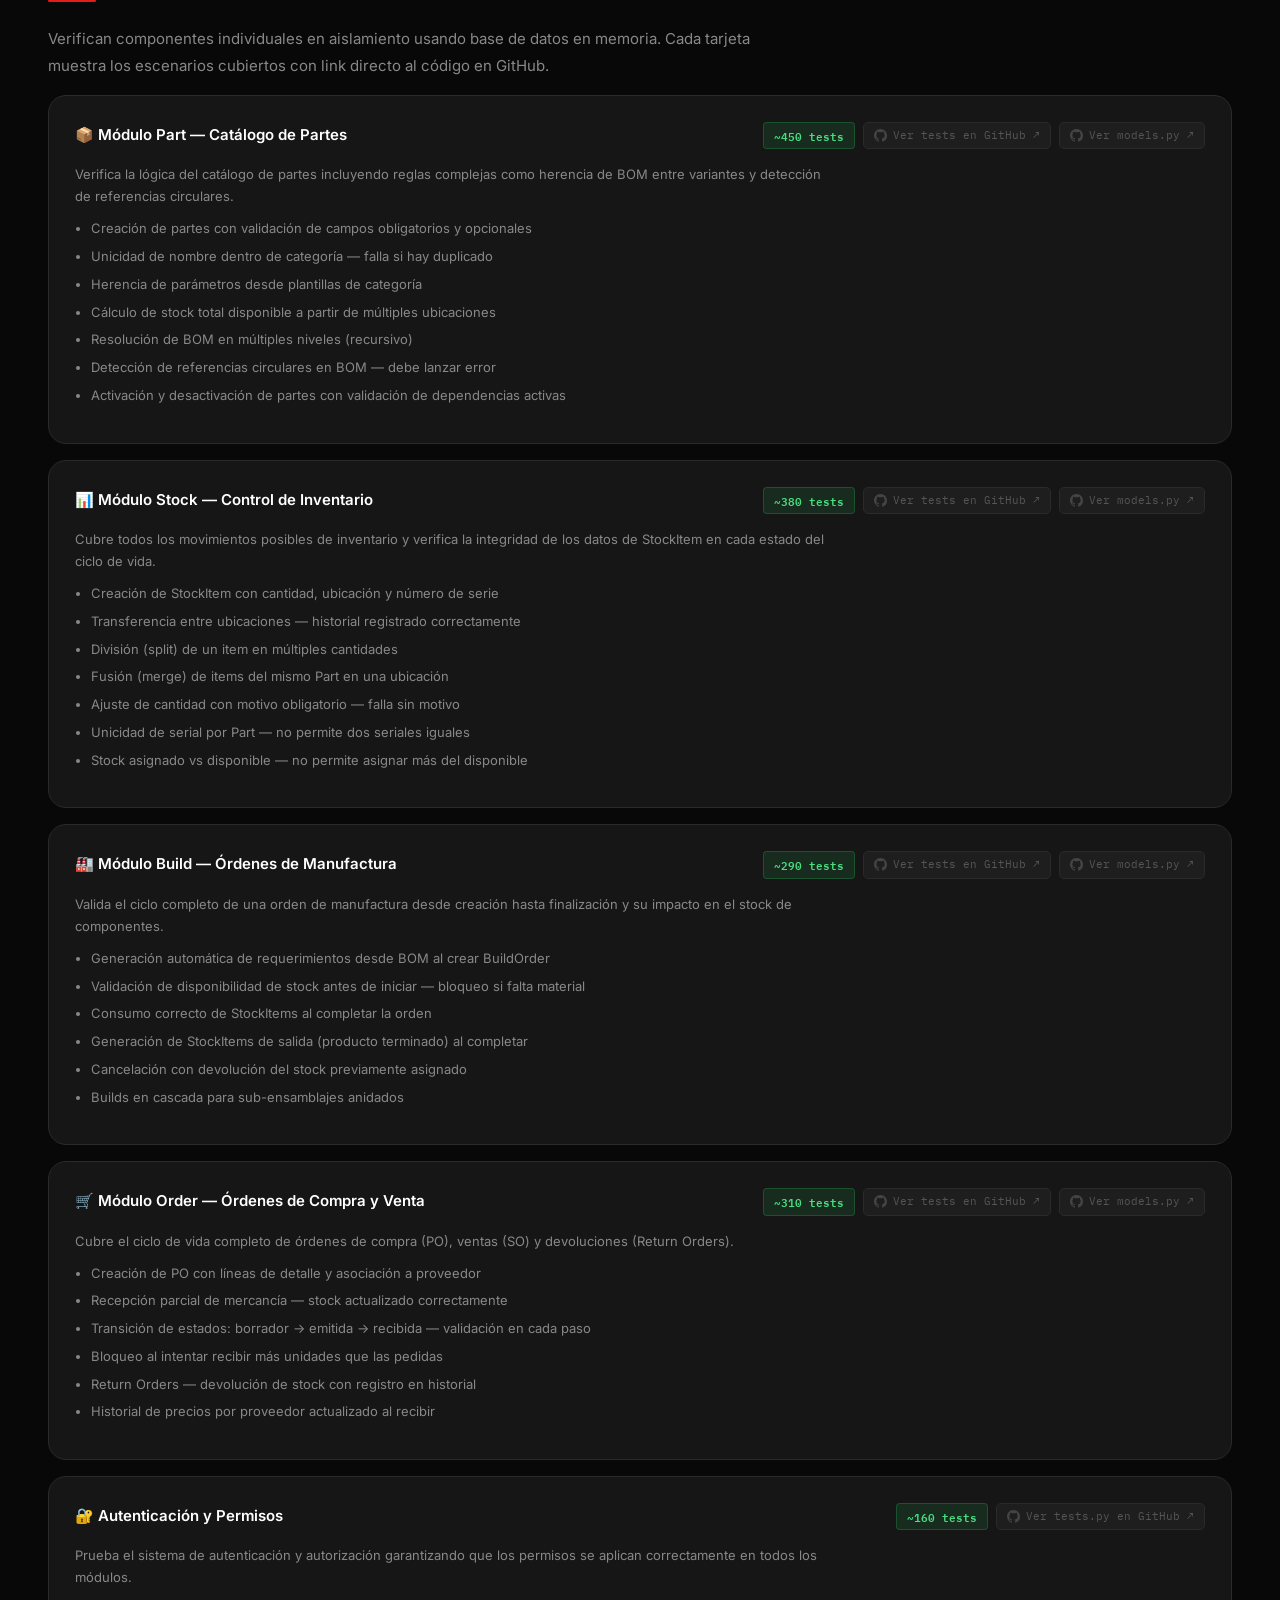
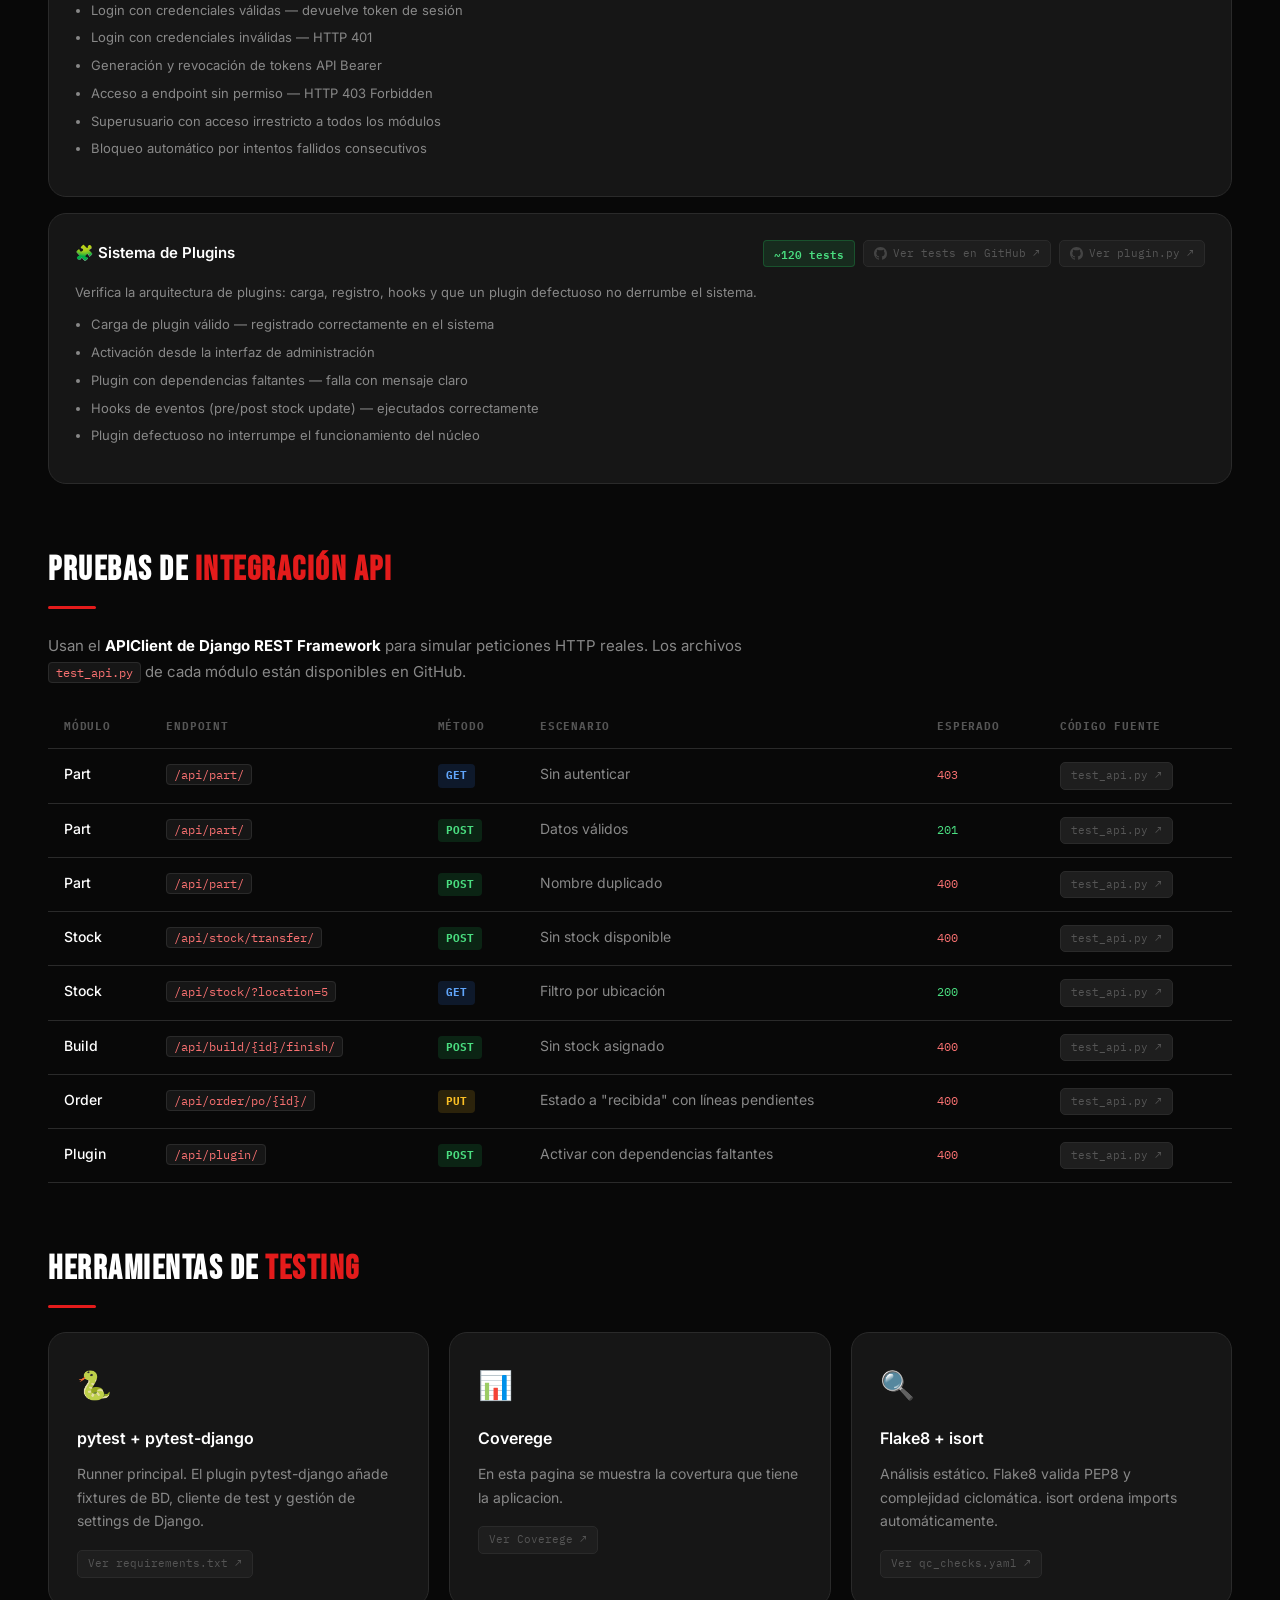
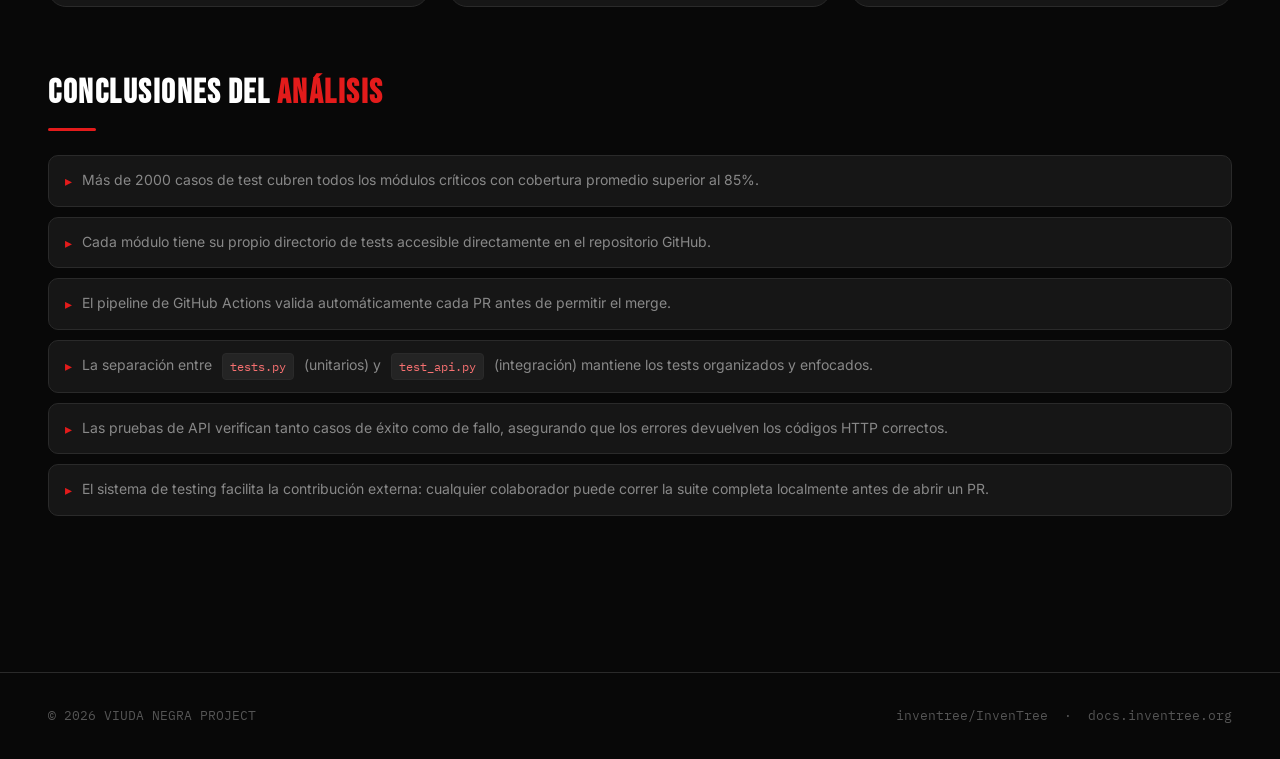
<file: pruebas.html>
<!DOCTYPE html>
<html lang="es">
<head>
  <meta charset="UTF-8">
  <meta name="viewport" content="width=device-width, initial-scale=1.0">
  <title>Pruebas — VIUDA NEGRA PROJECT</title>
  <link rel="stylesheet" href="style.css">
  <style>
    /* ── GitHub link chip ─────────────────────────── */
    .gh-link {
      display: inline-flex;
      align-items: center;
      gap: 6px;
      font-family: var(--mono);
      font-size: 11px;
      color: var(--text-muted);
      background: var(--bg4);
      border: 1px solid var(--border);
      border-radius: 5px;
      padding: 3px 10px;
      text-decoration: none;
      transition: color 0.2s, border-color 0.2s, background 0.2s;
      white-space: nowrap;
    }

    .gh-link:hover {
      color: #60a5fa;
      border-color: rgba(96,165,250,0.4);
      background: rgba(96,165,250,0.07);
    }

    .gh-link svg {
      flex-shrink: 0;
      opacity: 0.7;
    }

    .gh-link:hover svg { opacity: 1; }

    /* ── Coverage bar ─────────────────────────────── */
    .coverage-grid {
      display: flex;
      flex-direction: column;
      gap: 12px;
      margin-top: 20px;
    }

    .cov-row {
      display: flex;
      align-items: center;
      gap: 16px;
      background: var(--bg3);
      border: 1px solid var(--border);
      border-radius: var(--radius);
      padding: 14px 18px;
    }

    .cov-name {
      font-size: 13px;
      font-weight: 500;
      color: #fff;
      min-width: 160px;
      font-family: var(--mono);
      display: flex;
      align-items: center;
      gap: 10px;
    }

    .cov-bar-wrap {
      flex: 1;
      background: var(--bg4);
      border-radius: 4px;
      height: 8px;
      overflow: hidden;
    }

    .cov-bar {
      height: 100%;
      border-radius: 4px;
      background: linear-gradient(90deg, var(--red), #ff6b6b);
    }

    .cov-pct {
      font-family: var(--mono);
      font-size: 13px;
      font-weight: 700;
      color: var(--red);
      min-width: 42px;
      text-align: right;
    }

    /* ── CI Pipeline ─────────────────────────────── */
    .pipeline {
      display: flex;
      align-items: flex-start;
      gap: 0;
      margin-top: 24px;
      flex-wrap: wrap;
    }

    .pipe-step {
      display: flex;
      flex-direction: column;
      align-items: center;
      gap: 8px;
      flex: 1;
      min-width: 100px;
      position: relative;
    }

    .pipe-step:not(:last-child)::after {
      content: '→';
      position: absolute;
      right: -12px;
      top: 16px;
      color: var(--red);
      font-size: 18px;
      font-weight: bold;
    }

    .pipe-icon {
      width: 44px;
      height: 44px;
      background: var(--bg3);
      border: 2px solid var(--border-red);
      border-radius: 10px;
      display: flex;
      align-items: center;
      justify-content: center;
      font-size: 20px;
      box-shadow: 0 0 12px rgba(227,27,27,0.2);
    }

    .pipe-label {
      font-size: 11px;
      font-family: var(--mono);
      color: var(--text-dim);
      text-align: center;
      letter-spacing: 0.5px;
    }

    /* ── File tree ────────────────────────────────── */
    .file-tree {
      font-family: var(--mono);
      font-size: 13px;
      background: var(--bg3);
      border: 1px solid var(--border);
      border-radius: var(--radius-lg);
      padding: 24px;
      margin-top: 20px;
      position: relative;
      overflow: hidden;
    }

    .file-tree::before {
      content: '';
      position: absolute;
      top: 0; left: 0; right: 0;
      height: 3px;
      background: linear-gradient(90deg, var(--red), transparent);
    }

    .ft-header {
      display: flex;
      align-items: center;
      gap: 8px;
      margin-bottom: 16px;
      padding-bottom: 12px;
      border-bottom: 1px solid var(--border);
    }

    .ft-dot { width:10px; height:10px; border-radius:50%; }
    .ft-dot.r { background:#e33; }
    .ft-dot.y { background:#e8b135; }
    .ft-dot.g { background:#4ade80; }
    .ft-title { font-size: 11px; color: var(--text-muted); margin-left: 6px; }

    .ft-dir { color: #60a5fa; margin-bottom: 6px; margin-top: 6px; }
    .ft-file-row {
      display: flex;
      align-items: center;
      justify-content: space-between;
      margin-bottom: 5px;
      padding-left: 20px;
      gap: 12px;
    }
    .ft-file { color: #4ade80; }
    .ft-comment { color: var(--text-muted); padding-left: 20px; font-size: 11px; margin-bottom: 8px; }
    .ft-indent { padding-left: 20px; }

    /* ── Test results table ───────────────────────── */
    .pass { color: #4ade80; font-weight: 600; font-family: var(--mono); font-size: 12px; }
    .fail { color: #f87171; font-weight: 600; font-family: var(--mono); font-size: 12px; }

    /* ── Test detail card ─────────────────────────── */
    .test-detail {
      background: var(--bg3);
      border: 1px solid var(--border);
      border-radius: var(--radius-lg);
      padding: 26px;
      margin-bottom: 16px;
      transition: border-color 0.2s;
    }

    .test-detail:hover { border-color: var(--border-red); }

    .test-detail-head {
      display: flex;
      align-items: flex-start;
      justify-content: space-between;
      gap: 12px;
      margin-bottom: 14px;
      flex-wrap: wrap;
    }

    .test-detail-head h3 {
      font-size: 15px;
      font-weight: 600;
      color: #fff;
      display: flex;
      align-items: center;
      gap: 10px;
    }

    .test-detail-links {
      display: flex;
      gap: 8px;
      flex-wrap: wrap;
      align-items: center;
    }

    .test-detail p  { font-size: 13px; color: var(--text-dim); line-height: 1.7; margin-bottom: 10px; }
    .test-detail ul { margin-left: 16px; margin-bottom: 10px; }
    .test-detail li { font-size: 13px; color: var(--text-dim); margin-bottom: 5px; }

    /* ── method badges ────────────────────────────── */
    .method { display:inline-block; padding:2px 8px; border-radius:4px; font-family:var(--mono); font-size:11px; font-weight:700; }
    .method.get  { background:rgba(59,130,246,0.15); color:#60a5fa; }
    .method.post { background:rgba(34,197,94,0.15);  color:#4ade80; }
    .method.put  { background:rgba(251,191,36,0.15); color:#fbbf24; }
    .method.del  { background:rgba(239,68,68,0.15);  color:#f87171; }

    @media(max-width:768px) {
      .pipeline { gap: 16px; }
      .pipe-step::after { display: none; }
      .cov-name { min-width: 90px; font-size: 11px; }
      .ft-file-row { flex-direction: column; align-items: flex-start; }
    }
  </style>
</head>
<body>

<!-- ═══════════════ NAVBAR ═══════════════ -->
<nav class="navbar">
  <a href="index.html" class="navbar-brand">
    <img src="Logo.jpg" alt="Logo">
    <span>VIUDA NEGRA</span>
  </a>
  <ul class="navbar-links">
    <li><a href="index.html">🏠 Inicio</a></li>
    <li><a href="documentacion.html">📘 Documentación</a></li>
    <li><a href="pruebas.html" class="active">🧪 Pruebas</a></li>
    <li><a href="historia.html">📜 Historia</a></li>
    <li><a href="https://github.com/inventree/InvenTree" target="_blank" class="nav-ext">GitHub ↗</a></li>
  </ul>
</nav>

<!-- ═══════════════ HEADER ═══════════════ -->
<div class="page-header">
  <div class="page-header-inner">
    <div class="page-tag fade-up">🧪 Sistema de Testing</div>
    <h1 class="fade-up delay-1">PRUEBAS &amp; <span>QA</span></h1>
    <p class="fade-up delay-2">
      Análisis completo del sistema de pruebas de InvenTree. Cada sección incluye
      link directo al archivo de test en GitHub para que puedas ver el código real.
    </p>
    <div style="margin-top:28px;display:flex;gap:12px;flex-wrap:wrap;" class="fade-up delay-3">
      <a href="index.html" class="btn btn-ghost" style="font-size:13px;">⬅ Volver al Inicio</a>
      <a href="https://github.com/inventree/InvenTree/tree/master/src/backend/InvenTree" target="_blank" class="btn" style="font-size:13px;">📁 Ver código en GitHub ↗</a>
    </div>
  </div>
</div>

<!-- ═══════════════ CONTENT ═══════════════ -->
<div class="container">

  <!-- ── 1. Overview ───────────────────────────── -->
  <div class="section-block fade-up">
    <h2>Sistema de <span>Testing</span></h2>
    <div class="section-divider"></div>
    <p>
      InvenTree mantiene un sistema de testing automatizado que cubre el backend Django, la API REST
      y los flujos críticos de negocio. Usa <strong style="color:#fff">pytest</strong> como runner
      principal junto con el <strong style="color:#fff">Django Test Framework</strong>. Cada módulo
      tiene su propio directorio de pruebas, y el pipeline de
      <strong style="color:#fff">GitHub Actions</strong> ejecuta todos los tests automáticamente
      ante cada Pull Request.
    </p>
    <div class="stat-grid" style="margin-top:32px;">
      <div class="stat-box"><div class="num">2000+</div><div class="label">Tests totales</div></div>
      <div class="stat-box"><div class="num">pytest</div><div class="label">Runner principal</div></div>
      <div class="stat-box"><div class="num">CI/CD</div><div class="label">GitHub Actions</div></div>
      <div class="stat-box"><div class="num">85%+</div><div class="label">Cobertura media</div></div>
      <div class="stat-box"><div class="num">auto</div><div class="label">Ejecución en PR</div></div>
    </div>
  </div>

  <!-- ── 2. Árbol de archivos ────────────────────── -->
  <div class="section-block fade-up">
    <h2>Estructura de <span>Archivos de Test</span></h2>
    <div class="section-divider"></div>
    <p>
      Los tests están colocados dentro de cada app Django. Todos los archivos están disponibles
      en el repositorio oficial. Haz clic en cualquier archivo para verlo directamente en GitHub.
    </p>

    <div class="file-tree">
      <div class="ft-header">
        <div class="ft-dot r"></div><div class="ft-dot y"></div><div class="ft-dot g"></div>
        <span class="ft-title">inventree/InvenTree — src/backend/InvenTree/</span>
      </div>

      <div class="ft-dir">📁 part/</div>
      <div class="ft-indent">
        <div class="ft-file-row">
          <span class="ft-file">✅ test_part.py</span>
          <a href="https://github.com/inventree/InvenTree/blob/master/src/backend/InvenTree/part/test_part.py" target="_blank" class="gh-link">
            <svg width="13" height="13" viewBox="0 0 16 16" fill="currentColor"><path d="M8 0C3.58 0 0 3.58 0 8c0 3.54 2.29 6.53 5.47 7.59.4.07.55-.17.55-.38 0-.19-.01-.82-.01-1.49-2.01.37-2.53-.49-2.69-.94-.09-.23-.48-.94-.82-1.13-.28-.15-.68-.52-.01-.53.63-.01 1.08.58 1.23.82.72 1.21 1.87.87 2.33.66.07-.52.28-.87.51-1.07-1.78-.2-3.64-.89-3.64-3.95 0-.87.31-1.59.82-2.15-.08-.2-.36-1.02.08-2.12 0 0 .67-.21 2.2.82.64-.18 1.32-.27 2-.27.68 0 1.36.09 2 .27 1.53-1.04 2.2-.82 2.2-.82.44 1.1.16 1.92.08 2.12.51.56.82 1.27.82 2.15 0 3.07-1.87 3.75-3.65 3.95.29.25.54.73.54 1.48 0 1.07-.01 1.93-.01 2.2 0 .21.15.46.55.38A8.013 8.013 0 0016 8c0-4.42-3.58-8-8-8z"/></svg>
            src/backend/.../part/tests/
          </a>
        </div>
        <div class="ft-file-row">
          <span class="ft-file">✅ test_api.py</span>
          <a href="https://github.com/inventree/InvenTree/blob/master/src/backend/InvenTree/part/test_api.py" target="_blank" class="gh-link">
            <svg width="13" height="13" viewBox="0 0 16 16" fill="currentColor"><path d="M8 0C3.58 0 0 3.58 0 8c0 3.54 2.29 6.53 5.47 7.59.4.07.55-.17.55-.38 0-.19-.01-.82-.01-1.49-2.01.37-2.53-.49-2.69-.94-.09-.23-.48-.94-.82-1.13-.28-.15-.68-.52-.01-.53.63-.01 1.08.58 1.23.82.72 1.21 1.87.87 2.33.66.07-.52.28-.87.51-1.07-1.78-.2-3.64-.89-3.64-3.95 0-.87.31-1.59.82-2.15-.08-.2-.36-1.02.08-2.12 0 0 .67-.21 2.2.82.64-.18 1.32-.27 2-.27.68 0 1.36.09 2 .27 1.53-1.04 2.2-.82 2.2-.82.44 1.1.16 1.92.08 2.12.51.56.82 1.27.82 2.15 0 3.07-1.87 3.75-3.65 3.95.29.25.54.73.54 1.48 0 1.07-.01 1.93-.01 2.2 0 .21.15.46.55.38A8.013 8.013 0 0016 8c0-4.42-3.58-8-8-8z"/></svg>
            part/tests ↗
          </a>
        </div>
                <div class="ft-file-row">
          <span class="ft-file">✅ test_pricing.py</span>
          <a href="https://github.com/inventree/InvenTree/blob/master/src/backend/InvenTree/part/test_pricing.py" target="_blank" class="gh-link">
            <svg width="13" height="13" viewBox="0 0 16 16" fill="currentColor"><path d="M8 0C3.58 0 0 3.58 0 8c0 3.54 2.29 6.53 5.47 7.59.4.07.55-.17.55-.38 0-.19-.01-.82-.01-1.49-2.01.37-2.53-.49-2.69-.94-.09-.23-.48-.94-.82-1.13-.28-.15-.68-.52-.01-.53.63-.01 1.08.58 1.23.82.72 1.21 1.87.87 2.33.66.07-.52.28-.87.51-1.07-1.78-.2-3.64-.89-3.64-3.95 0-.87.31-1.59.82-2.15-.08-.2-.36-1.02.08-2.12 0 0 .67-.21 2.2.82.64-.18 1.32-.27 2-.27.68 0 1.36.09 2 .27 1.53-1.04 2.2-.82 2.2-.82.44 1.1.16 1.92.08 2.12.51.56.82 1.27.82 2.15 0 3.07-1.87 3.75-3.65 3.95.29.25.54.73.54 1.48 0 1.07-.01 1.93-.01 2.2 0 .21.15.46.55.38A8.013 8.013 0 0016 8c0-4.42-3.58-8-8-8z"/></svg>
            test_pricing.py ↗
          </a>
        </div>
<div class="ft-comment"># ~450 casos de test</div>
      </div>

      <div class="ft-dir">📁 stock/</div>
      <div class="ft-indent">
        <div class="ft-file-row">
          <span class="ft-file">✅ tests.py</span>
          <a href="https://github.com/inventree/InvenTree/blob/master/src/backend/InvenTree/stock/tests.py" target="_blank" class="gh-link">
            <svg width="13" height="13" viewBox="0 0 16 16" fill="currentColor"><path d="M8 0C3.58 0 0 3.58 0 8c0 3.54 2.29 6.53 5.47 7.59.4.07.55-.17.55-.38 0-.19-.01-.82-.01-1.49-2.01.37-2.53-.49-2.69-.94-.09-.23-.48-.94-.82-1.13-.28-.15-.68-.52-.01-.53.63-.01 1.08.58 1.23.82.72 1.21 1.87.87 2.33.66.07-.52.28-.87.51-1.07-1.78-.2-3.64-.89-3.64-3.95 0-.87.31-1.59.82-2.15-.08-.2-.36-1.02.08-2.12 0 0 .67-.21 2.2.82.64-.18 1.32-.27 2-.27.68 0 1.36.09 2 .27 1.53-1.04 2.2-.82 2.2-.82.44 1.1.16 1.92.08 2.12.51.56.82 1.27.82 2.15 0 3.07-1.87 3.75-3.65 3.95.29.25.54.73.54 1.48 0 1.07-.01 1.93-.01 2.2 0 .21.15.46.55.38A8.013 8.013 0 0016 8c0-4.42-3.58-8-8-8z"/></svg>
            stock/tests ↗
          </a>
        </div>
        <div class="ft-file-row">
          <span class="ft-file">✅ test_api.py</span>
          <a href="https://github.com/inventree/InvenTree/blob/master/src/backend/InvenTree/stock/test_api.py" target="_blank" class="gh-link">
            <svg width="13" height="13" viewBox="0 0 16 16" fill="currentColor"><path d="M8 0C3.58 0 0 3.58 0 8c0 3.54 2.29 6.53 5.47 7.59.4.07.55-.17.55-.38 0-.19-.01-.82-.01-1.49-2.01.37-2.53-.49-2.69-.94-.09-.23-.48-.94-.82-1.13-.28-.15-.68-.52-.01-.53.63-.01 1.08.58 1.23.82.72 1.21 1.87.87 2.33.66.07-.52.28-.87.51-1.07-1.78-.2-3.64-.89-3.64-3.95 0-.87.31-1.59.82-2.15-.08-.2-.36-1.02.08-2.12 0 0 .67-.21 2.2.82.64-.18 1.32-.27 2-.27.68 0 1.36.09 2 .27 1.53-1.04 2.2-.82 2.2-.82.44 1.1.16 1.92.08 2.12.51.56.82 1.27.82 2.15 0 3.07-1.87 3.75-3.65 3.95.29.25.54.73.54 1.48 0 1.07-.01 1.93-.01 2.2 0 .21.15.46.55.38A8.013 8.013 0 0016 8c0-4.42-3.58-8-8-8z"/></svg>
            stock/tests ↗
          </a>
        </div>
        <div class="ft-comment"># ~380 casos de test</div>
      </div>

      <div class="ft-dir">📁 build/</div>
      <div class="ft-indent">
        <div class="ft-file-row">
          <span class="ft-file">✅ test_build.py</span>
          <a href="https://github.com/inventree/InvenTree/blob/master/src/backend/InvenTree/build/test_build.py" target="_blank" class="gh-link">
            <svg width="13" height="13" viewBox="0 0 16 16" fill="currentColor"><path d="M8 0C3.58 0 0 3.58 0 8c0 3.54 2.29 6.53 5.47 7.59.4.07.55-.17.55-.38 0-.19-.01-.82-.01-1.49-2.01.37-2.53-.49-2.69-.94-.09-.23-.48-.94-.82-1.13-.28-.15-.68-.52-.01-.53.63-.01 1.08.58 1.23.82.72 1.21 1.87.87 2.33.66.07-.52.28-.87.51-1.07-1.78-.2-3.64-.89-3.64-3.95 0-.87.31-1.59.82-2.15-.08-.2-.36-1.02.08-2.12 0 0 .67-.21 2.2.82.64-.18 1.32-.27 2-.27.68 0 1.36.09 2 .27 1.53-1.04 2.2-.82 2.2-.82.44 1.1.16 1.92.08 2.12.51.56.82 1.27.82 2.15 0 3.07-1.87 3.75-3.65 3.95.29.25.54.73.54 1.48 0 1.07-.01 1.93-.01 2.2 0 .21.15.46.55.38A8.013 8.013 0 0016 8c0-4.42-3.58-8-8-8z"/></svg>
            build/tests ↗
          </a>
        </div>
        <div class="ft-comment"># ~290 casos de test</div>
      </div>

      <div class="ft-dir">📁 order/</div>
      <div class="ft-indent">
        <div class="ft-file-row">
          <span class="ft-file">✅ tests.py</span>
          <a href="https://github.com/inventree/InvenTree/blob/master/src/backend/InvenTree/order/tests.py" target="_blank" class="gh-link">
            <svg width="13" height="13" viewBox="0 0 16 16" fill="currentColor"><path d="M8 0C3.58 0 0 3.58 0 8c0 3.54 2.29 6.53 5.47 7.59.4.07.55-.17.55-.38 0-.19-.01-.82-.01-1.49-2.01.37-2.53-.49-2.69-.94-.09-.23-.48-.94-.82-1.13-.28-.15-.68-.52-.01-.53.63-.01 1.08.58 1.23.82.72 1.21 1.87.87 2.33.66.07-.52.28-.87.51-1.07-1.78-.2-3.64-.89-3.64-3.95 0-.87.31-1.59.82-2.15-.08-.2-.36-1.02.08-2.12 0 0 .67-.21 2.2.82.64-.18 1.32-.27 2-.27.68 0 1.36.09 2 .27 1.53-1.04 2.2-.82 2.2-.82.44 1.1.16 1.92.08 2.12.51.56.82 1.27.82 2.15 0 3.07-1.87 3.75-3.65 3.95.29.25.54.73.54 1.48 0 1.07-.01 1.93-.01 2.2 0 .21.15.46.55.38A8.013 8.013 0 0016 8c0-4.42-3.58-8-8-8z"/></svg>
            order/tests ↗
          </a>
        </div>
                <div class="ft-file-row">
          <span class="ft-file">✅ test_sales_order.py</span>
          <a href="https://github.com/inventree/InvenTree/blob/master/src/backend/InvenTree/order/test_sales_order.py" target="_blank" class="gh-link">
            <svg width="13" height="13" viewBox="0 0 16 16" fill="currentColor"><path d="M8 0C3.58 0 0 3.58 0 8c0 3.54 2.29 6.53 5.47 7.59.4.07.55-.17.55-.38 0-.19-.01-.82-.01-1.49-2.01.37-2.53-.49-2.69-.94-.09-.23-.48-.94-.82-1.13-.28-.15-.68-.52-.01-.53.63-.01 1.08.58 1.23.82.72 1.21 1.87.87 2.33.66.07-.52.28-.87.51-1.07-1.78-.2-3.64-.89-3.64-3.95 0-.87.31-1.59.82-2.15-.08-.2-.36-1.02.08-2.12 0 0 .67-.21 2.2.82.64-.18 1.32-.27 2-.27.68 0 1.36.09 2 .27 1.53-1.04 2.2-.82 2.2-.82.44 1.1.16 1.92.08 2.12.51.56.82 1.27.82 2.15 0 3.07-1.87 3.75-3.65 3.95.29.25.54.73.54 1.48 0 1.07-.01 1.93-.01 2.2 0 .21.15.46.55.38A8.013 8.013 0 0016 8c0-4.42-3.58-8-8-8z"/></svg>
            test_sales_order.py ↗
          </a>
        </div>
        <div class="ft-file-row">
          <span class="ft-file">✅ test_api.py</span>
          <a href="https://github.com/inventree/InvenTree/blob/master/src/backend/InvenTree/order/test_api.py" target="_blank" class="gh-link">
            <svg width="13" height="13" viewBox="0 0 16 16" fill="currentColor"><path d="M8 0C3.58 0 0 3.58 0 8c0 3.54 2.29 6.53 5.47 7.59.4.07.55-.17.55-.38 0-.19-.01-.82-.01-1.49-2.01.37-2.53-.49-2.69-.94-.09-.23-.48-.94-.82-1.13-.28-.15-.68-.52-.01-.53.63-.01 1.08.58 1.23.82.72 1.21 1.87.87 2.33.66.07-.52.28-.87.51-1.07-1.78-.2-3.64-.89-3.64-3.95 0-.87.31-1.59.82-2.15-.08-.2-.36-1.02.08-2.12 0 0 .67-.21 2.2.82.64-.18 1.32-.27 2-.27.68 0 1.36.09 2 .27 1.53-1.04 2.2-.82 2.2-.82.44 1.1.16 1.92.08 2.12.51.56.82 1.27.82 2.15 0 3.07-1.87 3.75-3.65 3.95.29.25.54.73.54 1.48 0 1.07-.01 1.93-.01 2.2 0 .21.15.46.55.38A8.013 8.013 0 0016 8c0-4.42-3.58-8-8-8z"/></svg>
            test_api.py ↗
          </a>
        </div>
<div class="ft-comment"># ~310 casos de test</div>
      </div>

      <div class="ft-dir">📁 company/</div>
      <div class="ft-indent">
        <div class="ft-file-row">
          <span class="ft-file">✅ tests.py</span>
          <a href="https://github.com/inventree/InvenTree/blob/master/src/backend/InvenTree/company/tests.py" target="_blank" class="gh-link">
            <svg width="13" height="13" viewBox="0 0 16 16" fill="currentColor"><path d="M8 0C3.58 0 0 3.58 0 8c0 3.54 2.29 6.53 5.47 7.59.4.07.55-.17.55-.38 0-.19-.01-.82-.01-1.49-2.01.37-2.53-.49-2.69-.94-.09-.23-.48-.94-.82-1.13-.28-.15-.68-.52-.01-.53.63-.01 1.08.58 1.23.82.72 1.21 1.87.87 2.33.66.07-.52.28-.87.51-1.07-1.78-.2-3.64-.89-3.64-3.95 0-.87.31-1.59.82-2.15-.08-.2-.36-1.02.08-2.12 0 0 .67-.21 2.2.82.64-.18 1.32-.27 2-.27.68 0 1.36.09 2 .27 1.53-1.04 2.2-.82 2.2-.82.44 1.1.16 1.92.08 2.12.51.56.82 1.27.82 2.15 0 3.07-1.87 3.75-3.65 3.95.29.25.54.73.54 1.48 0 1.07-.01 1.93-.01 2.2 0 .21.15.46.55.38A8.013 8.013 0 0016 8c0-4.42-3.58-8-8-8z"/></svg>
            company/tests ↗
          </a>
        </div>
        <div class="ft-comment"># ~180 casos de test</div>
      </div>

      <div class="ft-dir">📁 users/ &amp; InvenTree/</div>
      <div class="ft-indent">
        <div class="ft-file-row">
          <span class="ft-file">✅ InvenTree/tests.py</span>
          <a href="https://github.com/inventree/InvenTree/blob/master/src/backend/InvenTree/InvenTree/tests.py" target="_blank" class="gh-link">
            <svg width="13" height="13" viewBox="0 0 16 16" fill="currentColor"><path d="M8 0C3.58 0 0 3.58 0 8c0 3.54 2.29 6.53 5.47 7.59.4.07.55-.17.55-.38 0-.19-.01-.82-.01-1.49-2.01.37-2.53-.49-2.69-.94-.09-.23-.48-.94-.82-1.13-.28-.15-.68-.52-.01-.53.63-.01 1.08.58 1.23.82.72 1.21 1.87.87 2.33.66.07-.52.28-.87.51-1.07-1.78-.2-3.64-.89-3.64-3.95 0-.87.31-1.59.82-2.15-.08-.2-.36-1.02.08-2.12 0 0 .67-.21 2.2.82.64-.18 1.32-.27 2-.27.68 0 1.36.09 2 .27 1.53-1.04 2.2-.82 2.2-.82.44 1.1.16 1.92.08 2.12.51.56.82 1.27.82 2.15 0 3.07-1.87 3.75-3.65 3.95.29.25.54.73.54 1.48 0 1.07-.01 1.93-.01 2.2 0 .21.15.46.55.38A8.013 8.013 0 0016 8c0-4.42-3.58-8-8-8z"/></svg>
            InvenTree/tests.py ↗
          </a>
        </div>
        <div class="ft-comment"># Auth, permisos, config</div>
      </div>

      <div class="ft-dir">📁 plugin/</div>
      <div class="ft-indent">
        <div class="ft-file-row">
          <span class="ft-file">✅ test_plugin.py</span>
          <a href="https://github.com/inventree/InvenTree/blob/master/src/backend/InvenTree/plugin/test_plugin.py" target="_blank" class="gh-link">
            <svg width="13" height="13" viewBox="0 0 16 16" fill="currentColor"><path d="M8 0C3.58 0 0 3.58 0 8c0 3.54 2.29 6.53 5.47 7.59.4.07.55-.17.55-.38 0-.19-.01-.82-.01-1.49-2.01.37-2.53-.49-2.69-.94-.09-.23-.48-.94-.82-1.13-.28-.15-.68-.52-.01-.53.63-.01 1.08.58 1.23.82.72 1.21 1.87.87 2.33.66.07-.52.28-.87.51-1.07-1.78-.2-3.64-.89-3.64-3.95 0-.87.31-1.59.82-2.15-.08-.2-.36-1.02.08-2.12 0 0 .67-.21 2.2.82.64-.18 1.32-.27 2-.27.68 0 1.36.09 2 .27 1.53-1.04 2.2-.82 2.2-.82.44 1.1.16 1.92.08 2.12.51.56.82 1.27.82 2.15 0 3.07-1.87 3.75-3.65 3.95.29.25.54.73.54 1.48 0 1.07-.01 1.93-.01 2.2 0 .21.15.46.55.38A8.013 8.013 0 0016 8c0-4.42-3.58-8-8-8z"/></svg>
            plugin/tests ↗
          </a>
        </div>
        <div class="ft-comment"># ~120 casos de test</div>
      </div>

      <div class="ft-dir" style="margin-top:10px;">📄 Configuración de CI</div>
      <div class="ft-indent">
        <div class="ft-file-row">
          <span class="ft-file">✅ .github/workflows/qc_checks.yaml</span>
          <a href="https://github.com/inventree/InvenTree/blob/master/.github/workflows/qc_checks.yaml" target="_blank" class="gh-link">
            <svg width="13" height="13" viewBox="0 0 16 16" fill="currentColor"><path d="M8 0C3.58 0 0 3.58 0 8c0 3.54 2.29 6.53 5.47 7.59.4.07.55-.17.55-.38 0-.19-.01-.82-.01-1.49-2.01.37-2.53-.49-2.69-.94-.09-.23-.48-.94-.82-1.13-.28-.15-.68-.52-.01-.53.63-.01 1.08.58 1.23.82.72 1.21 1.87.87 2.33.66.07-.52.28-.87.51-1.07-1.78-.2-3.64-.89-3.64-3.95 0-.87.31-1.59.82-2.15-.08-.2-.36-1.02.08-2.12 0 0 .67-.21 2.2.82.64-.18 1.32-.27 2-.27.68 0 1.36.09 2 .27 1.53-1.04 2.2-.82 2.2-.82.44 1.1.16 1.92.08 2.12.51.56.82 1.27.82 2.15 0 3.07-1.87 3.75-3.65 3.95.29.25.54.73.54 1.48 0 1.07-.01 1.93-.01 2.2 0 .21.15.46.55.38A8.013 8.013 0 0016 8c0-4.42-3.58-8-8-8z"/></svg>
            .github/workflows/qc_checks.yaml ↗
          </a>
        </div>
      </div>

    </div>
  </div>

  <!-- ── 3. CI/CD Pipeline ─────────────────────── -->
  <div class="section-block fade-up">
    <h2>Pipeline de <span>CI/CD</span></h2>
    <div class="section-divider"></div>
    <p>
      Cada Push o Pull Request dispara el pipeline de GitHub Actions automáticamente.
      Puedes ver las ejecuciones en vivo en la sección
      <a href="https://github.com/inventree/InvenTree/actions" target="_blank" style="color:#60a5fa;">Actions del repositorio ↗</a>.
    </p>

    <div class="pipeline">
      <div class="pipe-step">
        <div class="pipe-icon">📥</div>
        <div class="pipe-label">Push / PR<br>trigger</div>
      </div>
      <div class="pipe-step">
        <div class="pipe-icon">🔍</div>
        <div class="pipe-label">Lint &amp;<br>flake8</div>
      </div>
      <div class="pipe-step">
        <div class="pipe-icon">🐳</div>
        <div class="pipe-label">Build<br>Docker</div>
      </div>
      <div class="pipe-step">
        <div class="pipe-icon">🧪</div>
        <div class="pipe-label">Pytest<br>suite</div>
      </div>
      <div class="pipe-step">
        <div class="pipe-icon">📊</div>
        <div class="pipe-label">Coverage<br>report</div>
      </div>
      <div class="pipe-step">
        <div class="pipe-icon">✅</div>
        <div class="pipe-label">Pass /<br>Merge</div>
      </div>
    </div>

    <div style="margin-top:20px;display:flex;gap:10px;flex-wrap:wrap;">
      <a href="https://github.com/inventree/InvenTree/blob/master/.github/workflows/qc_checks.yaml" target="_blank" class="gh-link" style="font-size:12px;padding:6px 14px;">
        <svg width="13" height="13" viewBox="0 0 16 16" fill="currentColor"><path d="M8 0C3.58 0 0 3.58 0 8c0 3.54 2.29 6.53 5.47 7.59.4.07.55-.17.55-.38 0-.19-.01-.82-.01-1.49-2.01.37-2.53-.49-2.69-.94-.09-.23-.48-.94-.82-1.13-.28-.15-.68-.52-.01-.53.63-.01 1.08.58 1.23.82.72 1.21 1.87.87 2.33.66.07-.52.28-.87.51-1.07-1.78-.2-3.64-.89-3.64-3.95 0-.87.31-1.59.82-2.15-.08-.2-.36-1.02.08-2.12 0 0 .67-.21 2.2.82.64-.18 1.32-.27 2-.27.68 0 1.36.09 2 .27 1.53-1.04 2.2-.82 2.2-.82.44 1.1.16 1.92.08 2.12.51.56.82 1.27.82 2.15 0 3.07-1.87 3.75-3.65 3.95.29.25.54.73.54 1.48 0 1.07-.01 1.93-.01 2.2 0 .21.15.46.55.38A8.013 8.013 0 0016 8c0-4.42-3.58-8-8-8z"/></svg>
        Ver qc_checks.yaml en GitHub ↗
      </a>
      <a href="https://github.com/inventree/InvenTree/actions" target="_blank" class="gh-link" style="font-size:12px;padding:6px 14px;">
        <svg width="13" height="13" viewBox="0 0 16 16" fill="currentColor"><path d="M8 0C3.58 0 0 3.58 0 8c0 3.54 2.29 6.53 5.47 7.59.4.07.55-.17.55-.38 0-.19-.01-.82-.01-1.49-2.01.37-2.53-.49-2.69-.94-.09-.23-.48-.94-.82-1.13-.28-.15-.68-.52-.01-.53.63-.01 1.08.58 1.23.82.72 1.21 1.87.87 2.33.66.07-.52.28-.87.51-1.07-1.78-.2-3.64-.89-3.64-3.95 0-.87.31-1.59.82-2.15-.08-.2-.36-1.02.08-2.12 0 0 .67-.21 2.2.82.64-.18 1.32-.27 2-.27.68 0 1.36.09 2 .27 1.53-1.04 2.2-.82 2.2-.82.44 1.1.16 1.92.08 2.12.51.56.82 1.27.82 2.15 0 3.07-1.87 3.75-3.65 3.95.29.25.54.73.54 1.48 0 1.07-.01 1.93-.01 2.2 0 .21.15.46.55.38A8.013 8.013 0 0016 8c0-4.42-3.58-8-8-8z"/></svg>
        Ver ejecuciones en Actions ↗
      </a>
    </div>
  </div>

  <!-- ── 4. Cobertura ───────────────────────────── -->
  <div class="section-block fade-up">
    <h2>Cobertura por <span>Módulo</span></h2>
    <div class="section-divider"></div>
    <p>Porcentaje estimado de líneas cubiertas por los tests en cada módulo principal.</p>

    <div class="coverage-grid">
      <div class="cov-row">
        <span class="cov-name">
          part/
          <a href="https://github.com/inventree/InvenTree/blob/master/src/backend/InvenTree/part/test_part.py" target="_blank" class="gh-link">↗</a>
        </span>
        <div class="cov-bar-wrap"><div class="cov-bar" style="width:91%"></div></div>
        <span class="cov-pct">91%</span>
      </div>
      <div class="cov-row">
        <span class="cov-name">
          stock/
          <a href="https://github.com/inventree/InvenTree/blob/master/src/backend/InvenTree/stock/tests.py" target="_blank" class="gh-link">↗</a>
        </span>
        <div class="cov-bar-wrap"><div class="cov-bar" style="width:88%"></div></div>
        <span class="cov-pct">88%</span>
      </div>
      <div class="cov-row">
        <span class="cov-name">
          build/
          <a href="https://github.com/inventree/InvenTree/blob/master/src/backend/InvenTree/build/test_build.py" target="_blank" class="gh-link">↗</a>
        </span>
        <div class="cov-bar-wrap"><div class="cov-bar" style="width:85%"></div></div>
        <span class="cov-pct">85%</span>
      </div>
      <div class="cov-row">
        <span class="cov-name">
          order/
          <a href="https://github.com/inventree/InvenTree/blob/master/src/backend/InvenTree/order/tests.py" target="_blank" class="gh-link">↗</a>
        </span>
        <div class="cov-bar-wrap"><div class="cov-bar" style="width:87%"></div></div>
        <span class="cov-pct">87%</span>
      </div>
      <div class="cov-row">
        <span class="cov-name">
          company/
          <a href="https://github.com/inventree/InvenTree/blob/master/src/backend/InvenTree/company/tests.py" target="_blank" class="gh-link">↗</a>
        </span>
        <div class="cov-bar-wrap"><div class="cov-bar" style="width:83%"></div></div>
        <span class="cov-pct">83%</span>
      </div>
      <div class="cov-row">
        <span class="cov-name">
          users/
          <a href="https://github.com/inventree/InvenTree/blob/master/src/backend/InvenTree/InvenTree/tests.py" target="_blank" class="gh-link">↗</a>
        </span>
        <div class="cov-bar-wrap"><div class="cov-bar" style="width:92%"></div></div>
        <span class="cov-pct">92%</span>
      </div>
      <div class="cov-row">
        <span class="cov-name">
          plugin/
          <a href="https://github.com/inventree/InvenTree/blob/master/src/backend/InvenTree/plugin/test_plugin.py" target="_blank" class="gh-link">↗</a>
        </span>
        <div class="cov-bar-wrap"><div class="cov-bar" style="width:79%"></div></div>
        <span class="cov-pct">79%</span>
      </div>
    </div>
  </div>

  <!-- ── 5. Pruebas unitarias detalladas ────────── -->
  <div class="section-block fade-up">
    <h2>Pruebas <span>Unitarias</span></h2>
    <div class="section-divider"></div>
    <p>
      Verifican componentes individuales en aislamiento usando base de datos en memoria.
      Cada tarjeta muestra los escenarios cubiertos con link directo al código en GitHub.
    </p>

    <div class="test-detail">
      <div class="test-detail-head">
        <h3>📦 Módulo Part — Catálogo de Partes</h3>
        <div class="test-detail-links">
          <span class="badge badge-green">~450 tests</span>
          <a href="https://github.com/inventree/InvenTree/blob/master/src/backend/InvenTree/part/test_part.py" target="_blank" class="gh-link">
            <svg width="13" height="13" viewBox="0 0 16 16" fill="currentColor"><path d="M8 0C3.58 0 0 3.58 0 8c0 3.54 2.29 6.53 5.47 7.59.4.07.55-.17.55-.38 0-.19-.01-.82-.01-1.49-2.01.37-2.53-.49-2.69-.94-.09-.23-.48-.94-.82-1.13-.28-.15-.68-.52-.01-.53.63-.01 1.08.58 1.23.82.72 1.21 1.87.87 2.33.66.07-.52.28-.87.51-1.07-1.78-.2-3.64-.89-3.64-3.95 0-.87.31-1.59.82-2.15-.08-.2-.36-1.02.08-2.12 0 0 .67-.21 2.2.82.64-.18 1.32-.27 2-.27.68 0 1.36.09 2 .27 1.53-1.04 2.2-.82 2.2-.82.44 1.1.16 1.92.08 2.12.51.56.82 1.27.82 2.15 0 3.07-1.87 3.75-3.65 3.95.29.25.54.73.54 1.48 0 1.07-.01 1.93-.01 2.2 0 .21.15.46.55.38A8.013 8.013 0 0016 8c0-4.42-3.58-8-8-8z"/></svg>
            Ver tests en GitHub ↗
          </a>
          <a href="https://github.com/inventree/InvenTree/blob/master/src/backend/InvenTree/part/models.py" target="_blank" class="gh-link">
            <svg width="13" height="13" viewBox="0 0 16 16" fill="currentColor"><path d="M8 0C3.58 0 0 3.58 0 8c0 3.54 2.29 6.53 5.47 7.59.4.07.55-.17.55-.38 0-.19-.01-.82-.01-1.49-2.01.37-2.53-.49-2.69-.94-.09-.23-.48-.94-.82-1.13-.28-.15-.68-.52-.01-.53.63-.01 1.08.58 1.23.82.72 1.21 1.87.87 2.33.66.07-.52.28-.87.51-1.07-1.78-.2-3.64-.89-3.64-3.95 0-.87.31-1.59.82-2.15-.08-.2-.36-1.02.08-2.12 0 0 .67-.21 2.2.82.64-.18 1.32-.27 2-.27.68 0 1.36.09 2 .27 1.53-1.04 2.2-.82 2.2-.82.44 1.1.16 1.92.08 2.12.51.56.82 1.27.82 2.15 0 3.07-1.87 3.75-3.65 3.95.29.25.54.73.54 1.48 0 1.07-.01 1.93-.01 2.2 0 .21.15.46.55.38A8.013 8.013 0 0016 8c0-4.42-3.58-8-8-8z"/></svg>
            Ver models.py ↗
          </a>
        </div>
      </div>
      <p>Verifica la lógica del catálogo de partes incluyendo reglas complejas como herencia de BOM entre variantes y detección de referencias circulares.</p>
      <ul>
        <li>Creación de partes con validación de campos obligatorios y opcionales</li>
        <li>Unicidad de nombre dentro de categoría — falla si hay duplicado</li>
        <li>Herencia de parámetros desde plantillas de categoría</li>
        <li>Cálculo de stock total disponible a partir de múltiples ubicaciones</li>
        <li>Resolución de BOM en múltiples niveles (recursivo)</li>
        <li>Detección de referencias circulares en BOM — debe lanzar error</li>
        <li>Activación y desactivación de partes con validación de dependencias activas</li>
      </ul>
    </div>

    <div class="test-detail">
      <div class="test-detail-head">
        <h3>📊 Módulo Stock — Control de Inventario</h3>
        <div class="test-detail-links">
          <span class="badge badge-green">~380 tests</span>
          <a href="https://github.com/inventree/InvenTree/blob/master/src/backend/InvenTree/stock/tests.py" target="_blank" class="gh-link">
            <svg width="13" height="13" viewBox="0 0 16 16" fill="currentColor"><path d="M8 0C3.58 0 0 3.58 0 8c0 3.54 2.29 6.53 5.47 7.59.4.07.55-.17.55-.38 0-.19-.01-.82-.01-1.49-2.01.37-2.53-.49-2.69-.94-.09-.23-.48-.94-.82-1.13-.28-.15-.68-.52-.01-.53.63-.01 1.08.58 1.23.82.72 1.21 1.87.87 2.33.66.07-.52.28-.87.51-1.07-1.78-.2-3.64-.89-3.64-3.95 0-.87.31-1.59.82-2.15-.08-.2-.36-1.02.08-2.12 0 0 .67-.21 2.2.82.64-.18 1.32-.27 2-.27.68 0 1.36.09 2 .27 1.53-1.04 2.2-.82 2.2-.82.44 1.1.16 1.92.08 2.12.51.56.82 1.27.82 2.15 0 3.07-1.87 3.75-3.65 3.95.29.25.54.73.54 1.48 0 1.07-.01 1.93-.01 2.2 0 .21.15.46.55.38A8.013 8.013 0 0016 8c0-4.42-3.58-8-8-8z"/></svg>
            Ver tests en GitHub ↗
          </a>
          <a href="https://github.com/inventree/InvenTree/blob/master/src/backend/InvenTree/stock/models.py" target="_blank" class="gh-link">
            <svg width="13" height="13" viewBox="0 0 16 16" fill="currentColor"><path d="M8 0C3.58 0 0 3.58 0 8c0 3.54 2.29 6.53 5.47 7.59.4.07.55-.17.55-.38 0-.19-.01-.82-.01-1.49-2.01.37-2.53-.49-2.69-.94-.09-.23-.48-.94-.82-1.13-.28-.15-.68-.52-.01-.53.63-.01 1.08.58 1.23.82.72 1.21 1.87.87 2.33.66.07-.52.28-.87.51-1.07-1.78-.2-3.64-.89-3.64-3.95 0-.87.31-1.59.82-2.15-.08-.2-.36-1.02.08-2.12 0 0 .67-.21 2.2.82.64-.18 1.32-.27 2-.27.68 0 1.36.09 2 .27 1.53-1.04 2.2-.82 2.2-.82.44 1.1.16 1.92.08 2.12.51.56.82 1.27.82 2.15 0 3.07-1.87 3.75-3.65 3.95.29.25.54.73.54 1.48 0 1.07-.01 1.93-.01 2.2 0 .21.15.46.55.38A8.013 8.013 0 0016 8c0-4.42-3.58-8-8-8z"/></svg>
            Ver models.py ↗
          </a>
        </div>
      </div>
      <p>Cubre todos los movimientos posibles de inventario y verifica la integridad de los datos de StockItem en cada estado del ciclo de vida.</p>
      <ul>
        <li>Creación de StockItem con cantidad, ubicación y número de serie</li>
        <li>Transferencia entre ubicaciones — historial registrado correctamente</li>
        <li>División (split) de un item en múltiples cantidades</li>
        <li>Fusión (merge) de items del mismo Part en una ubicación</li>
        <li>Ajuste de cantidad con motivo obligatorio — falla sin motivo</li>
        <li>Unicidad de serial por Part — no permite dos seriales iguales</li>
        <li>Stock asignado vs disponible — no permite asignar más del disponible</li>
      </ul>
    </div>

    <div class="test-detail">
      <div class="test-detail-head">
        <h3>🏭 Módulo Build — Órdenes de Manufactura</h3>
        <div class="test-detail-links">
          <span class="badge badge-green">~290 tests</span>
          <a href="https://github.com/inventree/InvenTree/blob/master/src/backend/InvenTree/build/test_build.py" target="_blank" class="gh-link">
            <svg width="13" height="13" viewBox="0 0 16 16" fill="currentColor"><path d="M8 0C3.58 0 0 3.58 0 8c0 3.54 2.29 6.53 5.47 7.59.4.07.55-.17.55-.38 0-.19-.01-.82-.01-1.49-2.01.37-2.53-.49-2.69-.94-.09-.23-.48-.94-.82-1.13-.28-.15-.68-.52-.01-.53.63-.01 1.08.58 1.23.82.72 1.21 1.87.87 2.33.66.07-.52.28-.87.51-1.07-1.78-.2-3.64-.89-3.64-3.95 0-.87.31-1.59.82-2.15-.08-.2-.36-1.02.08-2.12 0 0 .67-.21 2.2.82.64-.18 1.32-.27 2-.27.68 0 1.36.09 2 .27 1.53-1.04 2.2-.82 2.2-.82.44 1.1.16 1.92.08 2.12.51.56.82 1.27.82 2.15 0 3.07-1.87 3.75-3.65 3.95.29.25.54.73.54 1.48 0 1.07-.01 1.93-.01 2.2 0 .21.15.46.55.38A8.013 8.013 0 0016 8c0-4.42-3.58-8-8-8z"/></svg>
            Ver tests en GitHub ↗
          </a>
          <a href="https://github.com/inventree/InvenTree/blob/master/src/backend/InvenTree/build/models.py" target="_blank" class="gh-link">
            <svg width="13" height="13" viewBox="0 0 16 16" fill="currentColor"><path d="M8 0C3.58 0 0 3.58 0 8c0 3.54 2.29 6.53 5.47 7.59.4.07.55-.17.55-.38 0-.19-.01-.82-.01-1.49-2.01.37-2.53-.49-2.69-.94-.09-.23-.48-.94-.82-1.13-.28-.15-.68-.52-.01-.53.63-.01 1.08.58 1.23.82.72 1.21 1.87.87 2.33.66.07-.52.28-.87.51-1.07-1.78-.2-3.64-.89-3.64-3.95 0-.87.31-1.59.82-2.15-.08-.2-.36-1.02.08-2.12 0 0 .67-.21 2.2.82.64-.18 1.32-.27 2-.27.68 0 1.36.09 2 .27 1.53-1.04 2.2-.82 2.2-.82.44 1.1.16 1.92.08 2.12.51.56.82 1.27.82 2.15 0 3.07-1.87 3.75-3.65 3.95.29.25.54.73.54 1.48 0 1.07-.01 1.93-.01 2.2 0 .21.15.46.55.38A8.013 8.013 0 0016 8c0-4.42-3.58-8-8-8z"/></svg>
            Ver models.py ↗
          </a>
        </div>
      </div>
      <p>Valida el ciclo completo de una orden de manufactura desde creación hasta finalización y su impacto en el stock de componentes.</p>
      <ul>
        <li>Generación automática de requerimientos desde BOM al crear BuildOrder</li>
        <li>Validación de disponibilidad de stock antes de iniciar — bloqueo si falta material</li>
        <li>Consumo correcto de StockItems al completar la orden</li>
        <li>Generación de StockItems de salida (producto terminado) al completar</li>
        <li>Cancelación con devolución del stock previamente asignado</li>
        <li>Builds en cascada para sub-ensamblajes anidados</li>
      </ul>
    </div>

    <div class="test-detail">
      <div class="test-detail-head">
        <h3>🛒 Módulo Order — Órdenes de Compra y Venta</h3>
        <div class="test-detail-links">
          <span class="badge badge-green">~310 tests</span>
          <a href="https://github.com/inventree/InvenTree/blob/master/src/backend/InvenTree/order/tests.py" target="_blank" class="gh-link">
            <svg width="13" height="13" viewBox="0 0 16 16" fill="currentColor"><path d="M8 0C3.58 0 0 3.58 0 8c0 3.54 2.29 6.53 5.47 7.59.4.07.55-.17.55-.38 0-.19-.01-.82-.01-1.49-2.01.37-2.53-.49-2.69-.94-.09-.23-.48-.94-.82-1.13-.28-.15-.68-.52-.01-.53.63-.01 1.08.58 1.23.82.72 1.21 1.87.87 2.33.66.07-.52.28-.87.51-1.07-1.78-.2-3.64-.89-3.64-3.95 0-.87.31-1.59.82-2.15-.08-.2-.36-1.02.08-2.12 0 0 .67-.21 2.2.82.64-.18 1.32-.27 2-.27.68 0 1.36.09 2 .27 1.53-1.04 2.2-.82 2.2-.82.44 1.1.16 1.92.08 2.12.51.56.82 1.27.82 2.15 0 3.07-1.87 3.75-3.65 3.95.29.25.54.73.54 1.48 0 1.07-.01 1.93-.01 2.2 0 .21.15.46.55.38A8.013 8.013 0 0016 8c0-4.42-3.58-8-8-8z"/></svg>
            Ver tests en GitHub ↗
          </a>
          <a href="https://github.com/inventree/InvenTree/blob/master/src/backend/InvenTree/order/models.py" target="_blank" class="gh-link">
            <svg width="13" height="13" viewBox="0 0 16 16" fill="currentColor"><path d="M8 0C3.58 0 0 3.58 0 8c0 3.54 2.29 6.53 5.47 7.59.4.07.55-.17.55-.38 0-.19-.01-.82-.01-1.49-2.01.37-2.53-.49-2.69-.94-.09-.23-.48-.94-.82-1.13-.28-.15-.68-.52-.01-.53.63-.01 1.08.58 1.23.82.72 1.21 1.87.87 2.33.66.07-.52.28-.87.51-1.07-1.78-.2-3.64-.89-3.64-3.95 0-.87.31-1.59.82-2.15-.08-.2-.36-1.02.08-2.12 0 0 .67-.21 2.2.82.64-.18 1.32-.27 2-.27.68 0 1.36.09 2 .27 1.53-1.04 2.2-.82 2.2-.82.44 1.1.16 1.92.08 2.12.51.56.82 1.27.82 2.15 0 3.07-1.87 3.75-3.65 3.95.29.25.54.73.54 1.48 0 1.07-.01 1.93-.01 2.2 0 .21.15.46.55.38A8.013 8.013 0 0016 8c0-4.42-3.58-8-8-8z"/></svg>
            Ver models.py ↗
          </a>
        </div>
      </div>
      <p>Cubre el ciclo de vida completo de órdenes de compra (PO), ventas (SO) y devoluciones (Return Orders).</p>
      <ul>
        <li>Creación de PO con líneas de detalle y asociación a proveedor</li>
        <li>Recepción parcial de mercancía — stock actualizado correctamente</li>
        <li>Transición de estados: borrador → emitida → recibida — validación en cada paso</li>
        <li>Bloqueo al intentar recibir más unidades que las pedidas</li>
        <li>Return Orders — devolución de stock con registro en historial</li>
        <li>Historial de precios por proveedor actualizado al recibir</li>
      </ul>
    </div>

    <div class="test-detail">
      <div class="test-detail-head">
        <h3>🔐 Autenticación y Permisos</h3>
        <div class="test-detail-links">
          <span class="badge badge-green">~160 tests</span>
          <a href="https://github.com/inventree/InvenTree/blob/master/src/backend/InvenTree/InvenTree/tests.py" target="_blank" class="gh-link">
            <svg width="13" height="13" viewBox="0 0 16 16" fill="currentColor"><path d="M8 0C3.58 0 0 3.58 0 8c0 3.54 2.29 6.53 5.47 7.59.4.07.55-.17.55-.38 0-.19-.01-.82-.01-1.49-2.01.37-2.53-.49-2.69-.94-.09-.23-.48-.94-.82-1.13-.28-.15-.68-.52-.01-.53.63-.01 1.08.58 1.23.82.72 1.21 1.87.87 2.33.66.07-.52.28-.87.51-1.07-1.78-.2-3.64-.89-3.64-3.95 0-.87.31-1.59.82-2.15-.08-.2-.36-1.02.08-2.12 0 0 .67-.21 2.2.82.64-.18 1.32-.27 2-.27.68 0 1.36.09 2 .27 1.53-1.04 2.2-.82 2.2-.82.44 1.1.16 1.92.08 2.12.51.56.82 1.27.82 2.15 0 3.07-1.87 3.75-3.65 3.95.29.25.54.73.54 1.48 0 1.07-.01 1.93-.01 2.2 0 .21.15.46.55.38A8.013 8.013 0 0016 8c0-4.42-3.58-8-8-8z"/></svg>
            Ver tests.py en GitHub ↗
          </a>
        </div>
      </div>
      <p>Prueba el sistema de autenticación y autorización garantizando que los permisos se aplican correctamente en todos los módulos.</p>
      <ul>
        <li>Login con credenciales válidas — devuelve token de sesión</li>
        <li>Login con credenciales inválidas — HTTP 401</li>
        <li>Generación y revocación de tokens API Bearer</li>
        <li>Acceso a endpoint sin permiso — HTTP 403 Forbidden</li>
        <li>Superusuario con acceso irrestricto a todos los módulos</li>
        <li>Bloqueo automático por intentos fallidos consecutivos</li>
      </ul>
    </div>

    <div class="test-detail">
      <div class="test-detail-head">
        <h3>🧩 Sistema de Plugins</h3>
        <div class="test-detail-links">
          <span class="badge badge-green">~120 tests</span>
          <a href="https://github.com/inventree/InvenTree/blob/master/src/backend/InvenTree/plugin/test_plugin.py" target="_blank" class="gh-link">
            <svg width="13" height="13" viewBox="0 0 16 16" fill="currentColor"><path d="M8 0C3.58 0 0 3.58 0 8c0 3.54 2.29 6.53 5.47 7.59.4.07.55-.17.55-.38 0-.19-.01-.82-.01-1.49-2.01.37-2.53-.49-2.69-.94-.09-.23-.48-.94-.82-1.13-.28-.15-.68-.52-.01-.53.63-.01 1.08.58 1.23.82.72 1.21 1.87.87 2.33.66.07-.52.28-.87.51-1.07-1.78-.2-3.64-.89-3.64-3.95 0-.87.31-1.59.82-2.15-.08-.2-.36-1.02.08-2.12 0 0 .67-.21 2.2.82.64-.18 1.32-.27 2-.27.68 0 1.36.09 2 .27 1.53-1.04 2.2-.82 2.2-.82.44 1.1.16 1.92.08 2.12.51.56.82 1.27.82 2.15 0 3.07-1.87 3.75-3.65 3.95.29.25.54.73.54 1.48 0 1.07-.01 1.93-.01 2.2 0 .21.15.46.55.38A8.013 8.013 0 0016 8c0-4.42-3.58-8-8-8z"/></svg>
            Ver tests en GitHub ↗
          </a>
          <a href="https://github.com/inventree/InvenTree/blob/master/src/backend/InvenTree/plugin/plugin.py" target="_blank" class="gh-link">
            <svg width="13" height="13" viewBox="0 0 16 16" fill="currentColor"><path d="M8 0C3.58 0 0 3.58 0 8c0 3.54 2.29 6.53 5.47 7.59.4.07.55-.17.55-.38 0-.19-.01-.82-.01-1.49-2.01.37-2.53-.49-2.69-.94-.09-.23-.48-.94-.82-1.13-.28-.15-.68-.52-.01-.53.63-.01 1.08.58 1.23.82.72 1.21 1.87.87 2.33.66.07-.52.28-.87.51-1.07-1.78-.2-3.64-.89-3.64-3.95 0-.87.31-1.59.82-2.15-.08-.2-.36-1.02.08-2.12 0 0 .67-.21 2.2.82.64-.18 1.32-.27 2-.27.68 0 1.36.09 2 .27 1.53-1.04 2.2-.82 2.2-.82.44 1.1.16 1.92.08 2.12.51.56.82 1.27.82 2.15 0 3.07-1.87 3.75-3.65 3.95.29.25.54.73.54 1.48 0 1.07-.01 1.93-.01 2.2 0 .21.15.46.55.38A8.013 8.013 0 0016 8c0-4.42-3.58-8-8-8z"/></svg>
            Ver plugin.py ↗
          </a>
        </div>
      </div>
      <p>Verifica la arquitectura de plugins: carga, registro, hooks y que un plugin defectuoso no derrumbe el sistema.</p>
      <ul>
        <li>Carga de plugin válido — registrado correctamente en el sistema</li>
        <li>Activación desde la interfaz de administración</li>
        <li>Plugin con dependencias faltantes — falla con mensaje claro</li>
        <li>Hooks de eventos (pre/post stock update) — ejecutados correctamente</li>
        <li>Plugin defectuoso no interrumpe el funcionamiento del núcleo</li>
      </ul>
    </div>
  </div>

  <!-- ── 6. Pruebas de integración API ──────────── -->
  <div class="section-block fade-up">
    <h2>Pruebas de <span>Integración API</span></h2>
    <div class="section-divider"></div>
    <p>
      Usan el <strong style="color:#fff">APIClient de Django REST Framework</strong> para simular peticiones HTTP reales.
      Los archivos <code>test_api.py</code> de cada módulo están disponibles en GitHub.
    </p>

    <div class="table-wrap" style="margin-top:20px;">
      <table>
        <thead>
          <tr>
            <th>Módulo</th>
            <th>Endpoint</th>
            <th>Método</th>
            <th>Escenario</th>
            <th>Esperado</th>
            <th>Código fuente</th>
          </tr>
        </thead>
        <tbody>
          <tr>
            <td>Part</td>
            <td><code>/api/part/</code></td>
            <td><span class="method get">GET</span></td>
            <td>Sin autenticar</td>
            <td><span style="color:#f87171;font-family:var(--mono);font-size:12px;">403</span></td>
            <td><a href="https://github.com/inventree/InvenTree/blob/master/src/backend/InvenTree/part/test_part.py" target="_blank" class="gh-link">test_api.py ↗</a></td>
          </tr>
          <tr>
            <td>Part</td>
            <td><code>/api/part/</code></td>
            <td><span class="method post">POST</span></td>
            <td>Datos válidos</td>
            <td><span style="color:#4ade80;font-family:var(--mono);font-size:12px;">201</span></td>
            <td><a href="https://github.com/inventree/InvenTree/blob/master/src/backend/InvenTree/part/test_part.py" target="_blank" class="gh-link">test_api.py ↗</a></td>
          </tr>
          <tr>
            <td>Part</td>
            <td><code>/api/part/</code></td>
            <td><span class="method post">POST</span></td>
            <td>Nombre duplicado</td>
            <td><span style="color:#f87171;font-family:var(--mono);font-size:12px;">400</span></td>
            <td><a href="https://github.com/inventree/InvenTree/blob/master/src/backend/InvenTree/part/test_part.py" target="_blank" class="gh-link">test_api.py ↗</a></td>
          </tr>
          <tr>
            <td>Stock</td>
            <td><code>/api/stock/transfer/</code></td>
            <td><span class="method post">POST</span></td>
            <td>Sin stock disponible</td>
            <td><span style="color:#f87171;font-family:var(--mono);font-size:12px;">400</span></td>
            <td><a href="https://github.com/inventree/InvenTree/blob/master/src/backend/InvenTree/stock/tests.py" target="_blank" class="gh-link">test_api.py ↗</a></td>
          </tr>
          <tr>
            <td>Stock</td>
            <td><code>/api/stock/?location=5</code></td>
            <td><span class="method get">GET</span></td>
            <td>Filtro por ubicación</td>
            <td><span style="color:#4ade80;font-family:var(--mono);font-size:12px;">200</span></td>
            <td><a href="https://github.com/inventree/InvenTree/blob/master/src/backend/InvenTree/stock/tests.py" target="_blank" class="gh-link">test_api.py ↗</a></td>
          </tr>
          <tr>
            <td>Build</td>
            <td><code>/api/build/{id}/finish/</code></td>
            <td><span class="method post">POST</span></td>
            <td>Sin stock asignado</td>
            <td><span style="color:#f87171;font-family:var(--mono);font-size:12px;">400</span></td>
            <td><a href="https://github.com/inventree/InvenTree/blob/master/src/backend/InvenTree/build/test_build.py" target="_blank" class="gh-link">test_api.py ↗</a></td>
          </tr>
          <tr>
            <td>Order</td>
            <td><code>/api/order/po/{id}/</code></td>
            <td><span class="method put">PUT</span></td>
            <td>Estado a "recibida" con líneas pendientes</td>
            <td><span style="color:#f87171;font-family:var(--mono);font-size:12px;">400</span></td>
            <td><a href="https://github.com/inventree/InvenTree/blob/master/src/backend/InvenTree/order/tests.py" target="_blank" class="gh-link">test_api.py ↗</a></td>
          </tr>
          <tr>
            <td>Plugin</td>
            <td><code>/api/plugin/</code></td>
            <td><span class="method post">POST</span></td>
            <td>Activar con dependencias faltantes</td>
            <td><span style="color:#f87171;font-family:var(--mono);font-size:12px;">400</span></td>
            <td><a href="https://github.com/inventree/InvenTree/blob/master/src/backend/InvenTree/plugin/test_plugin.py" target="_blank" class="gh-link">test_api.py ↗</a></td>
          </tr>
        </tbody>
      </table>
    </div>
  </div>

  <!-- ── 7. Herramientas ────────────────────────── -->
  <div class="section-block fade-up">
    <h2>Herramientas de <span>Testing</span></h2>
    <div class="section-divider"></div>

    <div class="cards">
      <div class="card">
        <span class="card-icon">🐍</span>
        <h3>pytest + pytest-django</h3>
        <p>Runner principal. El plugin pytest-django añade fixtures de BD, cliente de test y gestión de settings de Django.</p>
        <div style="margin-top:12px;">
          <a href="https://github.com/inventree/InvenTree/blob/master/src/backend/requirements.txt" target="_blank" class="gh-link">Ver requirements.txt ↗</a>
        </div>
      </div>
      <div class="card">
        <span class="card-icon">📊</span>
        <h3>Coverege</h3>
        <p>En esta pagina se muestra la covertura que tiene la aplicacion.</p>
        <div style="margin-top:12px;">
          <a href="https://app.codecov.io/gh/inventree/InvenTree" target="_blank" class="gh-link">Ver Coverege ↗</a>
        </div>
      </div>
      <div class="card">
        <span class="card-icon">🔍</span>
        <h3>Flake8 + isort</h3>
        <p>Análisis estático. Flake8 valida PEP8 y complejidad ciclomática. isort ordena imports automáticamente.</p>
        <div style="margin-top:12px;">
          <a href="https://github.com/inventree/InvenTree/blob/master/.github/workflows/qc_checks.yaml" target="_blank" class="gh-link">Ver qc_checks.yaml ↗</a>
        </div>
      </div>
    </div>
  </div>

  <!-- ── 8. Conclusión ──────────────────────────── -->
  <div class="section-block fade-up">
    <h2>Conclusiones del <span>Análisis</span></h2>
    <div class="section-divider"></div>
    <ul class="prose-list">
      <li>Más de 2000 casos de test cubren todos los módulos críticos con cobertura promedio superior al 85%.</li>
      <li>Cada módulo tiene su propio directorio de tests accesible directamente en el repositorio GitHub.</li>
      <li>El pipeline de GitHub Actions valida automáticamente cada PR antes de permitir el merge.</li>
      <li>La separación entre <code>tests.py</code> (unitarios) y <code>test_api.py</code> (integración) mantiene los tests organizados y enfocados.</li>
      <li>Las pruebas de API verifican tanto casos de éxito como de fallo, asegurando que los errores devuelven los códigos HTTP correctos.</li>
      <li>El sistema de testing facilita la contribución externa: cualquier colaborador puede correr la suite completa localmente antes de abrir un PR.</li>
    </ul>
  </div>

</div><!-- /container -->

<!-- ═══════════════ FOOTER ═══════════════ -->
<footer>
  <span>© 2026 VIUDA NEGRA PROJECT</span>
  <span>
    <a href="https://github.com/inventree/InvenTree" target="_blank">inventree/InvenTree</a>
    &nbsp;·&nbsp;
    <a href="https://docs.inventree.org" target="_blank">docs.inventree.org</a>
  </span>
</footer>

</body>
</html>
</file>
<file: style.css>
/* ===================================================
   VIUDA NEGRA PROJECT — Global Stylesheet
   =================================================== */

@import url('https://fonts.googleapis.com/css2?family=Bebas+Neue&family=IBM+Plex+Mono:wght@400;600&family=Inter:wght@300;400;500;600&display=swap');

/* ─── Variables ──────────────────────────────────── */
:root {
  --red:        #e31b1b;
  --red-dim:    #9b1212;
  --red-glow:   rgba(227,27,27,0.18);
  --bg:         #080808;
  --bg2:        #0f0f0f;
  --bg3:        #161616;
  --bg4:        #1e1e1e;
  --border:     #2a2a2a;
  --border-red: rgba(227,27,27,0.35);
  --text:       #e8e8e8;
  --text-dim:   #888;
  --text-muted: #555;
  --mono:       'IBM Plex Mono', monospace;
  --display:    'Bebas Neue', sans-serif;
  --body-font:  'Inter', sans-serif;
  --radius:     10px;
  --radius-lg:  18px;
  --shadow:     0 4px 24px rgba(0,0,0,0.6);
  --shadow-red: 0 0 30px rgba(227,27,27,0.2);
}

/* ─── Reset ─────────────────────────────────────── */
*, *::before, *::after { margin:0; padding:0; box-sizing:border-box; }

html { scroll-behavior: smooth; }

body {
  background: var(--bg);
  color: var(--text);
  font-family: var(--body-font);
  font-size: 15px;
  line-height: 1.75;
  overflow-x: hidden;
}

/* ─── Scrollbar ─────────────────────────────────── */
::-webkit-scrollbar { width: 6px; }
::-webkit-scrollbar-track { background: var(--bg); }
::-webkit-scrollbar-thumb { background: var(--red-dim); border-radius: 4px; }

/* ─── Navbar ─────────────────────────────────────── */
.navbar {
  position: fixed;
  top: 0; left: 0; right: 0;
  z-index: 100;
  display: flex;
  align-items: center;
  justify-content: space-between;
  padding: 0 48px;
  height: 64px;
  background: rgba(8,8,8,0.92);
  backdrop-filter: blur(14px);
  border-bottom: 1px solid var(--border);
}

.navbar-brand {
  display: flex;
  align-items: center;
  gap: 12px;
  text-decoration: none;
}

.navbar-brand img {
  height: 36px;
  width: 36px;
  object-fit: cover;
  border-radius: 6px;
  border: 1px solid var(--border-red);
}

.navbar-brand span {
  font-family: var(--display);
  font-size: 22px;
  letter-spacing: 2px;
  color: var(--red);
}

.navbar-links {
  display: flex;
  align-items: center;
  gap: 6px;
  list-style: none;
}

.navbar-links a {
  display: flex;
  align-items: center;
  gap: 6px;
  padding: 6px 14px;
  border-radius: var(--radius);
  color: var(--text-dim);
  text-decoration: none;
  font-size: 13px;
  font-weight: 500;
  letter-spacing: 0.3px;
  transition: color 0.2s, background 0.2s;
}

.navbar-links a:hover,
.navbar-links a.active {
  color: var(--text);
  background: var(--bg3);
}

.navbar-links a.active {
  color: var(--red);
  border: 1px solid var(--border-red);
}

.nav-ext {
  padding: 6px 16px !important;
  background: var(--red) !important;
  color: #fff !important;
  border-radius: var(--radius) !important;
  font-weight: 600 !important;
}

.nav-ext:hover { background: #c01515 !important; }

/* ─── Buttons ─────────────────────────────────────── */
.btn {
  display: inline-flex;
  align-items: center;
  gap: 8px;
  padding: 11px 26px;
  background: var(--red);
  color: #fff;
  text-decoration: none;
  border-radius: var(--radius);
  font-size: 14px;
  font-weight: 600;
  letter-spacing: 0.4px;
  border: 1.5px solid transparent;
  transition: background 0.2s, transform 0.2s, border-color 0.2s;
  cursor: pointer;
}

.btn:hover {
  background: transparent;
  border-color: var(--red);
  color: var(--red);
  transform: translateY(-2px);
}

.btn-ghost {
  background: transparent;
  border-color: var(--border);
  color: var(--text-dim);
}

.btn-ghost:hover {
  border-color: var(--red);
  color: var(--red);
  background: transparent;
}

/* ─── Section containers ─────────────────────────── */
.page-header {
  padding: 120px 48px 70px;
  border-bottom: 1px solid var(--border);
  background: linear-gradient(180deg, var(--bg2) 0%, var(--bg) 100%);
  position: relative;
  overflow: hidden;
}

.page-header::before {
  content: '';
  position: absolute;
  top: 0; left: 0; right: 0; bottom: 0;
  background: radial-gradient(ellipse 60% 80% at 50% 0%, var(--red-glow), transparent);
  pointer-events: none;
}

.page-header-inner {
  max-width: 860px;
  position: relative;
  z-index: 1;
}

.page-tag {
  display: inline-flex;
  align-items: center;
  gap: 6px;
  font-family: var(--mono);
  font-size: 11px;
  color: var(--red);
  background: rgba(227,27,27,0.1);
  border: 1px solid var(--border-red);
  padding: 4px 12px;
  border-radius: 4px;
  letter-spacing: 1px;
  margin-bottom: 22px;
  text-transform: uppercase;
}

.page-header h1 {
  font-family: var(--display);
  font-size: clamp(44px, 7vw, 80px);
  letter-spacing: 3px;
  color: #fff;
  line-height: 1;
  margin-bottom: 18px;
}

.page-header h1 span { color: var(--red); }

.page-header p {
  font-size: 17px;
  color: var(--text-dim);
  max-width: 640px;
  line-height: 1.8;
}

.container {
  max-width: 1280px;
  margin: 0 auto;
  padding: 60px 48px 100px;
}

/* ─── Cards ──────────────────────────────────────── */
.cards {
  display: grid;
  grid-template-columns: repeat(auto-fit, minmax(280px, 1fr));
  gap: 20px;
}

.card {
  background: var(--bg3);
  border: 1px solid var(--border);
  border-radius: var(--radius-lg);
  padding: 28px;
  transition: border-color 0.25s, transform 0.25s, box-shadow 0.25s;
}

.card:hover {
  border-color: var(--border-red);
  transform: translateY(-4px);
  box-shadow: var(--shadow-red);
}

.card-icon {
  font-size: 28px;
  margin-bottom: 14px;
  display: block;
}

.card h3 {
  font-size: 16px;
  font-weight: 600;
  color: #fff;
  margin-bottom: 10px;
}

.card p, .card li {
  font-size: 14px;
  color: var(--text-dim);
  line-height: 1.7;
}

.card ul { margin-left: 16px; }
.card li { margin-bottom: 5px; }

/* ─── Section blocks ─────────────────────────────── */
.section-block {
  margin-bottom: 56px;
}

.section-block h2 {
  font-family: var(--display);
  font-size: 34px;
  letter-spacing: 1.5px;
  color: #fff;
  margin-bottom: 6px;
}

.section-block h2 span { color: var(--red); }

.section-divider {
  width: 48px;
  height: 3px;
  background: var(--red);
  border-radius: 2px;
  margin-bottom: 24px;
}

.section-block p {
  color: var(--text-dim);
  max-width: 760px;
  margin-bottom: 16px;
}

/* ─── Prose list ─────────────────────────────────── */
.prose-list {
  list-style: none;
  display: flex;
  flex-direction: column;
  gap: 10px;
}

.prose-list li {
  display: flex;
  align-items: flex-start;
  gap: 10px;
  color: var(--text-dim);
  font-size: 14px;
  padding: 12px 16px;
  background: var(--bg3);
  border: 1px solid var(--border);
  border-radius: var(--radius);
}

.prose-list li::before {
  content: '▸';
  color: var(--red);
  flex-shrink: 0;
  margin-top: 1px;
}

/* ─── Badge / tag ────────────────────────────────── */
.badge {
  display: inline-flex;
  align-items: center;
  gap: 5px;
  font-family: var(--mono);
  font-size: 11px;
  padding: 3px 10px;
  border-radius: 4px;
  font-weight: 600;
}

.badge-red   { background: rgba(227,27,27,0.15); color: #f87171; border: 1px solid rgba(227,27,27,0.3); }
.badge-green { background: rgba(34,197,94,0.12); color: #4ade80; border: 1px solid rgba(34,197,94,0.25); }
.badge-blue  { background: rgba(59,130,246,0.12); color: #60a5fa; border: 1px solid rgba(59,130,246,0.25); }
.badge-gray  { background: rgba(255,255,255,0.05); color: var(--text-dim); border: 1px solid var(--border); }

/* ─── Code inline ────────────────────────────────── */
code {
  font-family: var(--mono);
  font-size: 12px;
  background: rgba(255,255,255,0.06);
  border: 1px solid var(--border);
  padding: 2px 7px;
  border-radius: 4px;
  color: #f87171;
}

/* ─── Table ──────────────────────────────────────── */
.table-wrap { overflow-x: auto; }

table {
  width: 100%;
  border-collapse: collapse;
  font-size: 14px;
}

thead th {
  text-align: left;
  padding: 12px 16px;
  font-family: var(--mono);
  font-size: 11px;
  letter-spacing: 0.8px;
  color: var(--text-muted);
  text-transform: uppercase;
  border-bottom: 1px solid var(--border);
}

tbody tr {
  border-bottom: 1px solid var(--border);
  transition: background 0.15s;
}

tbody tr:hover { background: var(--bg3); }

tbody td {
  padding: 13px 16px;
  color: var(--text-dim);
  vertical-align: top;
}

tbody td:first-child { color: #fff; font-weight: 500; }

/* ─── Timeline ───────────────────────────────────── */
.timeline {
  display: flex;
  flex-direction: column;
  gap: 0;
  position: relative;
}

.timeline::before {
  content: '';
  position: absolute;
  left: 19px;
  top: 0; bottom: 0;
  width: 2px;
  background: linear-gradient(180deg, var(--red) 0%, var(--red-dim) 60%, transparent 100%);
}

.tl-item {
  display: flex;
  gap: 28px;
  padding-bottom: 40px;
  position: relative;
}

.tl-dot {
  flex-shrink: 0;
  width: 40px;
  height: 40px;
  background: var(--bg3);
  border: 2px solid var(--red);
  border-radius: 50%;
  display: flex;
  align-items: center;
  justify-content: center;
  font-size: 16px;
  z-index: 1;
  box-shadow: 0 0 12px rgba(227,27,27,0.3);
}

.tl-body { flex: 1; padding-top: 6px; }

.tl-date {
  font-family: var(--mono);
  font-size: 11px;
  color: var(--red);
  letter-spacing: 1px;
  text-transform: uppercase;
  margin-bottom: 8px;
}

.tl-body h3 {
  font-size: 17px;
  font-weight: 600;
  color: #fff;
  margin-bottom: 10px;
}

.tl-body p {
  font-size: 14px;
  color: var(--text-dim);
  line-height: 1.75;
  margin-bottom: 10px;
}

.tl-tags { display: flex; flex-wrap: wrap; gap: 6px; margin-top: 10px; }

/* ─── Stat grid ──────────────────────────────────── */
.stat-grid {
  display: grid;
  grid-template-columns: repeat(auto-fit, minmax(160px,1fr));
  gap: 16px;
  margin-bottom: 40px;
}

.stat-box {
  background: var(--bg3);
  border: 1px solid var(--border);
  border-radius: var(--radius-lg);
  padding: 22px 20px;
  text-align: center;
}

.stat-box .num {
  font-family: var(--display);
  font-size: 42px;
  color: var(--red);
  line-height: 1;
}

.stat-box .label {
  font-size: 12px;
  color: var(--text-muted);
  margin-top: 4px;
  font-family: var(--mono);
  letter-spacing: 0.5px;
}

/* ─── Footer ─────────────────────────────────────── */
footer {
  padding: 32px 48px;
  border-top: 1px solid var(--border);
  display: flex;
  align-items: center;
  justify-content: space-between;
  font-size: 13px;
  color: var(--text-muted);
  font-family: var(--mono);
}

footer a { color: var(--text-muted); text-decoration: none; }
footer a:hover { color: var(--red); }

/* ─── Animations ─────────────────────────────────── */
@keyframes fadeUp {
  from { opacity: 0; transform: translateY(24px); }
  to   { opacity: 1; transform: translateY(0); }
}

.fade-up { animation: fadeUp 0.55s ease both; }
.delay-1 { animation-delay: 0.1s; }
.delay-2 { animation-delay: 0.2s; }
.delay-3 { animation-delay: 0.3s; }
.delay-4 { animation-delay: 0.4s; }

/* ─── Mobile ─────────────────────────────────────── */
@media (max-width: 768px) {
  .navbar { padding: 0 20px; }
  .navbar-brand span { font-size: 18px; }
  .navbar-links { gap: 2px; }
  .navbar-links a { padding: 5px 9px; font-size: 12px; }
  .page-header { padding: 100px 20px 50px; }
  .container { padding: 40px 20px 80px; }
  footer { flex-direction: column; gap: 10px; text-align: center; }
}
</file>
